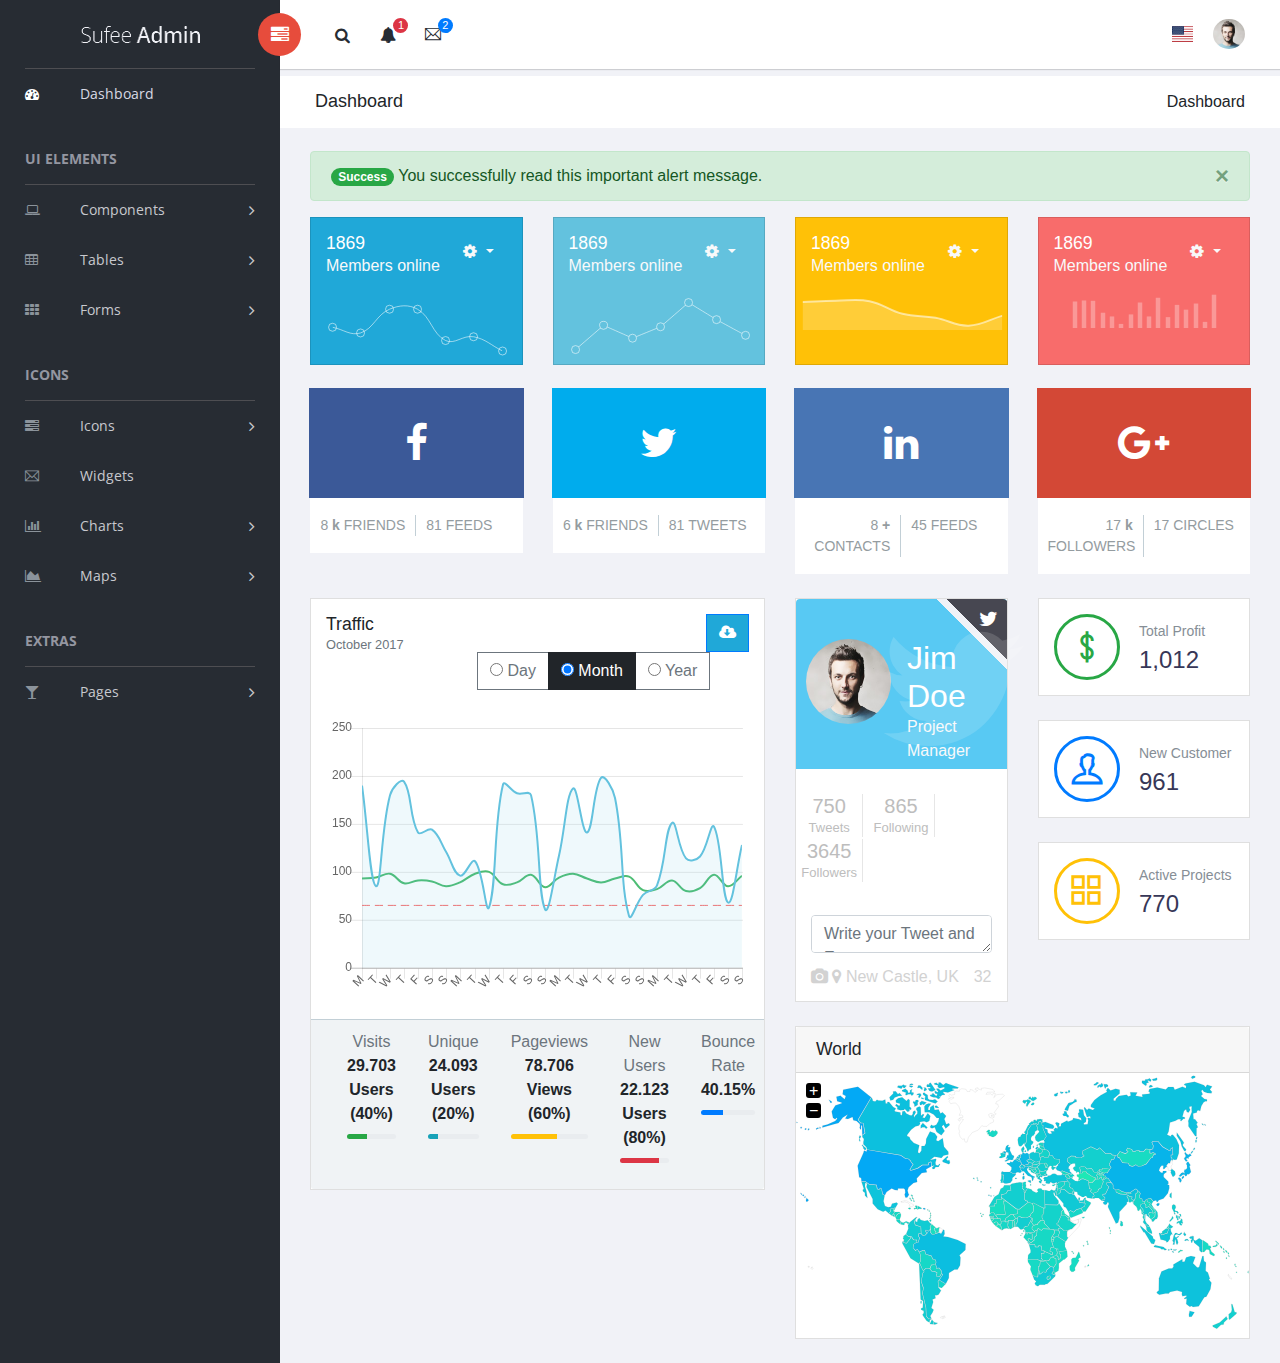
<file: back/views/index.html>
<!doctype html>
<!--[if lt IE 7]>      <html class="no-js lt-ie9 lt-ie8 lt-ie7" lang=""> <![endif]-->
<!--[if IE 7]>         <html class="no-js lt-ie9 lt-ie8" lang=""> <![endif]-->
<!--[if IE 8]>         <html class="no-js lt-ie9" lang=""> <![endif]-->
<!--[if gt IE 8]><!-->
<html class="no-js" lang="en">
<!--<![endif]-->

<head>
    <meta charset="utf-8">
    <meta http-equiv="X-UA-Compatible" content="IE=edge">
    <title>Sufee Admin - HTML5 Admin Template</title>
    <meta name="description" content="Sufee Admin - HTML5 Admin Template">
    <meta name="viewport" content="width=device-width, initial-scale=1">

    <link rel="apple-touch-icon" href="apple-icon.png">
    <link rel="shortcut icon" href="favicon.ico">

    <link rel="stylesheet" href="vendors/bootstrap/dist/css/bootstrap.min.css">
    <link rel="stylesheet" href="vendors/font-awesome/css/font-awesome.min.css">
    <link rel="stylesheet" href="vendors/themify-icons/css/themify-icons.css">
    <link rel="stylesheet" href="vendors/flag-icon-css/css/flag-icon.min.css">
    <link rel="stylesheet" href="vendors/selectFX/css/cs-skin-elastic.css">
    <link rel="stylesheet" href="vendors/jqvmap/dist/jqvmap.min.css">


    <link rel="stylesheet" href="assets/css/style.css">

    <link href='https://fonts.googleapis.com/css?family=Open+Sans:400,600,700,800' rel='stylesheet' type='text/css'>

</head>

<body>


    <!-- Left Panel -->

    <aside id="left-panel" class="left-panel">
        <nav class="navbar navbar-expand-sm navbar-default">

            <div class="navbar-header">
                <button class="navbar-toggler" type="button" data-toggle="collapse" data-target="#main-menu" aria-controls="main-menu" aria-expanded="false" aria-label="Toggle navigation">
                    <i class="fa fa-bars"></i>
                </button>
                <a class="navbar-brand" href="./"><img src="images/logo.png" alt="Logo"></a>
                <a class="navbar-brand hidden" href="./"><img src="images/logo2.png" alt="Logo"></a>
            </div>

            <div id="main-menu" class="main-menu collapse navbar-collapse">
                <ul class="nav navbar-nav">
                    <li class="active">
                        <a href="index.html"> <i class="menu-icon fa fa-dashboard"></i>Dashboard </a>
                    </li>
                    <h3 class="menu-title">UI elements</h3><!-- /.menu-title -->
                    <li class="menu-item-has-children dropdown">
                        <a href="#" class="dropdown-toggle" data-toggle="dropdown" aria-haspopup="true" aria-expanded="false"> <i class="menu-icon fa fa-laptop"></i>Components</a>
                        <ul class="sub-menu children dropdown-menu">
                            <li><i class="fa fa-puzzle-piece"></i><a href="ui-buttons.html">Buttons</a></li>
                            <li><i class="fa fa-id-badge"></i><a href="ui-badges.html">Badges</a></li>
                            <li><i class="fa fa-bars"></i><a href="ui-tabs.html">Tabs</a></li>
                            <li><i class="fa fa-share-square-o"></i><a href="ui-social-buttons.html">Social Buttons</a></li>
                            <li><i class="fa fa-id-card-o"></i><a href="ui-cards.html">Cards</a></li>
                            <li><i class="fa fa-exclamation-triangle"></i><a href="ui-alerts.html">Alerts</a></li>
                            <li><i class="fa fa-spinner"></i><a href="ui-progressbar.html">Progress Bars</a></li>
                            <li><i class="fa fa-fire"></i><a href="ui-modals.html">Modals</a></li>
                            <li><i class="fa fa-book"></i><a href="ui-switches.html">Switches</a></li>
                            <li><i class="fa fa-th"></i><a href="ui-grids.html">Grids</a></li>
                            <li><i class="fa fa-file-word-o"></i><a href="ui-typgraphy.html">Typography</a></li>
                        </ul>
                    </li>
                    <li class="menu-item-has-children dropdown">
                        <a href="#" class="dropdown-toggle" data-toggle="dropdown" aria-haspopup="true" aria-expanded="false"> <i class="menu-icon fa fa-table"></i>Tables</a>
                        <ul class="sub-menu children dropdown-menu">
                            <li><i class="fa fa-table"></i><a href="tables-basic.html">Basic Table</a></li>
                            <li><i class="fa fa-table"></i><a href="tables-data.html">Data Table</a></li>
                        </ul>
                    </li>
                    <li class="menu-item-has-children dropdown">
                        <a href="#" class="dropdown-toggle" data-toggle="dropdown" aria-haspopup="true" aria-expanded="false"> <i class="menu-icon fa fa-th"></i>Forms</a>
                        <ul class="sub-menu children dropdown-menu">
                            <li><i class="menu-icon fa fa-th"></i><a href="forms-basic.html">Basic Form</a></li>
                            <li><i class="menu-icon fa fa-th"></i><a href="forms-advanced.html">Advanced Form</a></li>
                        </ul>
                    </li>

                    <h3 class="menu-title">Icons</h3><!-- /.menu-title -->

                    <li class="menu-item-has-children dropdown">
                        <a href="#" class="dropdown-toggle" data-toggle="dropdown" aria-haspopup="true" aria-expanded="false"> <i class="menu-icon fa fa-tasks"></i>Icons</a>
                        <ul class="sub-menu children dropdown-menu">
                            <li><i class="menu-icon fa fa-fort-awesome"></i><a href="font-fontawesome.html">Font Awesome</a></li>
                            <li><i class="menu-icon ti-themify-logo"></i><a href="font-themify.html">Themefy Icons</a></li>
                        </ul>
                    </li>
                    <li>
                        <a href="widgets.html"> <i class="menu-icon ti-email"></i>Widgets </a>
                    </li>
                    <li class="menu-item-has-children dropdown">
                        <a href="#" class="dropdown-toggle" data-toggle="dropdown" aria-haspopup="true" aria-expanded="false"> <i class="menu-icon fa fa-bar-chart"></i>Charts</a>
                        <ul class="sub-menu children dropdown-menu">
                            <li><i class="menu-icon fa fa-line-chart"></i><a href="charts-chartjs.html">Chart JS</a></li>
                            <li><i class="menu-icon fa fa-area-chart"></i><a href="charts-flot.html">Flot Chart</a></li>
                            <li><i class="menu-icon fa fa-pie-chart"></i><a href="charts-peity.html">Peity Chart</a></li>
                        </ul>
                    </li>

                    <li class="menu-item-has-children dropdown">
                        <a href="#" class="dropdown-toggle" data-toggle="dropdown" aria-haspopup="true" aria-expanded="false"> <i class="menu-icon fa fa-area-chart"></i>Maps</a>
                        <ul class="sub-menu children dropdown-menu">
                            <li><i class="menu-icon fa fa-map-o"></i><a href="maps-gmap.html">Google Maps</a></li>
                            <li><i class="menu-icon fa fa-street-view"></i><a href="maps-vector.html">Vector Maps</a></li>
                        </ul>
                    </li>
                    <h3 class="menu-title">Extras</h3><!-- /.menu-title -->
                    <li class="menu-item-has-children dropdown">
                        <a href="#" class="dropdown-toggle" data-toggle="dropdown" aria-haspopup="true" aria-expanded="false"> <i class="menu-icon fa fa-glass"></i>Pages</a>
                        <ul class="sub-menu children dropdown-menu">
                            <li><i class="menu-icon fa fa-sign-in"></i><a href="page-login.html">Login</a></li>
                            <li><i class="menu-icon fa fa-sign-in"></i><a href="page-register.html">Register</a></li>
                            <li><i class="menu-icon fa fa-paper-plane"></i><a href="pages-forget.html">Forget Pass</a></li>
                        </ul>
                    </li>
                </ul>
            </div><!-- /.navbar-collapse -->
        </nav>
    </aside><!-- /#left-panel -->

    <!-- Left Panel -->

    <!-- Right Panel -->

    <div id="right-panel" class="right-panel">

        <!-- Header-->
        <header id="header" class="header">

            <div class="header-menu">

                <div class="col-sm-7">
                    <a id="menuToggle" class="menutoggle pull-left"><i class="fa fa fa-tasks"></i></a>
                    <div class="header-left">
                        <button class="search-trigger"><i class="fa fa-search"></i></button>
                        <div class="form-inline">
                            <form class="search-form">
                                <input class="form-control mr-sm-2" type="text" placeholder="Search ..." aria-label="Search">
                                <button class="search-close" type="submit"><i class="fa fa-close"></i></button>
                            </form>
                        </div>

                        <div class="dropdown for-notification">
                            <button class="btn btn-secondary dropdown-toggle" type="button" id="notification" data-toggle="dropdown" aria-haspopup="true" aria-expanded="false">
                                <i class="fa fa-bell"></i>
                                <span class="count bg-danger">5</span>
                            </button>
                            <div class="dropdown-menu" aria-labelledby="notification">
                                <p class="red">You have 3 Notification</p>
                                <a class="dropdown-item media bg-flat-color-1" href="#">
                                <i class="fa fa-check"></i>
                                <p>Server #1 overloaded.</p>
                            </a>
                                <a class="dropdown-item media bg-flat-color-4" href="#">
                                <i class="fa fa-info"></i>
                                <p>Server #2 overloaded.</p>
                            </a>
                                <a class="dropdown-item media bg-flat-color-5" href="#">
                                <i class="fa fa-warning"></i>
                                <p>Server #3 overloaded.</p>
                            </a>
                            </div>
                        </div>

                        <div class="dropdown for-message">
                            <button class="btn btn-secondary dropdown-toggle" type="button"
                                id="message"
                                data-toggle="dropdown" aria-haspopup="true" aria-expanded="false">
                                <i class="ti-email"></i>
                                <span class="count bg-primary">9</span>
                            </button>
                            <div class="dropdown-menu" aria-labelledby="message">
                                <p class="red">You have 4 Mails</p>
                                <a class="dropdown-item media bg-flat-color-1" href="#">
                                <span class="photo media-left"><img alt="avatar" src="images/avatar/1.jpg"></span>
                                <span class="message media-body">
                                    <span class="name float-left">Jonathan Smith</span>
                                    <span class="time float-right">Just now</span>
                                        <p>Hello, this is an example msg</p>
                                </span>
                            </a>
                                <a class="dropdown-item media bg-flat-color-4" href="#">
                                <span class="photo media-left"><img alt="avatar" src="images/avatar/2.jpg"></span>
                                <span class="message media-body">
                                    <span class="name float-left">Jack Sanders</span>
                                    <span class="time float-right">5 minutes ago</span>
                                        <p>Lorem ipsum dolor sit amet, consectetur</p>
                                </span>
                            </a>
                                <a class="dropdown-item media bg-flat-color-5" href="#">
                                <span class="photo media-left"><img alt="avatar" src="images/avatar/3.jpg"></span>
                                <span class="message media-body">
                                    <span class="name float-left">Cheryl Wheeler</span>
                                    <span class="time float-right">10 minutes ago</span>
                                        <p>Hello, this is an example msg</p>
                                </span>
                            </a>
                                <a class="dropdown-item media bg-flat-color-3" href="#">
                                <span class="photo media-left"><img alt="avatar" src="images/avatar/4.jpg"></span>
                                <span class="message media-body">
                                    <span class="name float-left">Rachel Santos</span>
                                    <span class="time float-right">15 minutes ago</span>
                                        <p>Lorem ipsum dolor sit amet, consectetur</p>
                                </span>
                            </a>
                            </div>
                        </div>
                    </div>
                </div>

                <div class="col-sm-5">
                    <div class="user-area dropdown float-right">
                        <a href="#" class="dropdown-toggle" data-toggle="dropdown" aria-haspopup="true" aria-expanded="false">
                            <img class="user-avatar rounded-circle" src="images/admin.jpg" alt="User Avatar">
                        </a>

                        <div class="user-menu dropdown-menu">
                            <a class="nav-link" href="#"><i class="fa fa-user"></i> My Profile</a>

                            <a class="nav-link" href="#"><i class="fa fa-user"></i> Notifications <span class="count">13</span></a>

                            <a class="nav-link" href="#"><i class="fa fa-cog"></i> Settings</a>

                            <a class="nav-link" href="#"><i class="fa fa-power-off"></i> Logout</a>
                        </div>
                    </div>

                    <div class="language-select dropdown" id="language-select">
                        <a class="dropdown-toggle" href="#" data-toggle="dropdown"  id="language" aria-haspopup="true" aria-expanded="true">
                            <i class="flag-icon flag-icon-us"></i>
                        </a>
                        <div class="dropdown-menu" aria-labelledby="language">
                            <div class="dropdown-item">
                                <span class="flag-icon flag-icon-fr"></span>
                            </div>
                            <div class="dropdown-item">
                                <i class="flag-icon flag-icon-es"></i>
                            </div>
                            <div class="dropdown-item">
                                <i class="flag-icon flag-icon-us"></i>
                            </div>
                            <div class="dropdown-item">
                                <i class="flag-icon flag-icon-it"></i>
                            </div>
                        </div>
                    </div>

                </div>
            </div>

        </header><!-- /header -->
        <!-- Header-->

        <div class="breadcrumbs">
            <div class="col-sm-4">
                <div class="page-header float-left">
                    <div class="page-title">
                        <h1>Dashboard</h1>
                    </div>
                </div>
            </div>
            <div class="col-sm-8">
                <div class="page-header float-right">
                    <div class="page-title">
                        <ol class="breadcrumb text-right">
                            <li class="active">Dashboard</li>
                        </ol>
                    </div>
                </div>
            </div>
        </div>

        <div class="content mt-3">

            <div class="col-sm-12">
                <div class="alert  alert-success alert-dismissible fade show" role="alert">
                    <span class="badge badge-pill badge-success">Success</span> You successfully read this important alert message.
                    <button type="button" class="close" data-dismiss="alert" aria-label="Close">
                        <span aria-hidden="true">&times;</span>
                    </button>
                </div>
            </div>


            <div class="col-sm-6 col-lg-3">
                <div class="card text-white bg-flat-color-1">
                    <div class="card-body pb-0">
                        <div class="dropdown float-right">
                            <button class="btn bg-transparent dropdown-toggle theme-toggle text-light" type="button" id="dropdownMenuButton1" data-toggle="dropdown">
                                <i class="fa fa-cog"></i>
                            </button>
                            <div class="dropdown-menu" aria-labelledby="dropdownMenuButton1">
                                <div class="dropdown-menu-content">
                                    <a class="dropdown-item" href="#">Action</a>
                                    <a class="dropdown-item" href="#">Another action</a>
                                    <a class="dropdown-item" href="#">Something else here</a>
                                </div>
                            </div>
                        </div>
                        <h4 class="mb-0">
                            <span class="count">10468</span>
                        </h4>
                        <p class="text-light">Members online</p>

                        <div class="chart-wrapper px-0" style="height:70px;" height="70">
                            <canvas id="widgetChart1"></canvas>
                        </div>

                    </div>

                </div>
            </div>
            <!--/.col-->

            <div class="col-sm-6 col-lg-3">
                <div class="card text-white bg-flat-color-2">
                    <div class="card-body pb-0">
                        <div class="dropdown float-right">
                            <button class="btn bg-transparent dropdown-toggle theme-toggle text-light" type="button" id="dropdownMenuButton2" data-toggle="dropdown">
                                <i class="fa fa-cog"></i>
                            </button>
                            <div class="dropdown-menu" aria-labelledby="dropdownMenuButton2">
                                <div class="dropdown-menu-content">
                                    <a class="dropdown-item" href="#">Action</a>
                                    <a class="dropdown-item" href="#">Another action</a>
                                    <a class="dropdown-item" href="#">Something else here</a>
                                </div>
                            </div>
                        </div>
                        <h4 class="mb-0">
                            <span class="count">10468</span>
                        </h4>
                        <p class="text-light">Members online</p>

                        <div class="chart-wrapper px-0" style="height:70px;" height="70">
                            <canvas id="widgetChart2"></canvas>
                        </div>

                    </div>
                </div>
            </div>
            <!--/.col-->

            <div class="col-sm-6 col-lg-3">
                <div class="card text-white bg-flat-color-3">
                    <div class="card-body pb-0">
                        <div class="dropdown float-right">
                            <button class="btn bg-transparent dropdown-toggle theme-toggle text-light" type="button" id="dropdownMenuButton3" data-toggle="dropdown">
                                <i class="fa fa-cog"></i>
                            </button>
                            <div class="dropdown-menu" aria-labelledby="dropdownMenuButton3">
                                <div class="dropdown-menu-content">
                                    <a class="dropdown-item" href="#">Action</a>
                                    <a class="dropdown-item" href="#">Another action</a>
                                    <a class="dropdown-item" href="#">Something else here</a>
                                </div>
                            </div>
                        </div>
                        <h4 class="mb-0">
                            <span class="count">10468</span>
                        </h4>
                        <p class="text-light">Members online</p>

                    </div>

                    <div class="chart-wrapper px-0" style="height:70px;" height="70">
                        <canvas id="widgetChart3"></canvas>
                    </div>
                </div>
            </div>
            <!--/.col-->

            <div class="col-sm-6 col-lg-3">
                <div class="card text-white bg-flat-color-4">
                    <div class="card-body pb-0">
                        <div class="dropdown float-right">
                            <button class="btn bg-transparent dropdown-toggle theme-toggle text-light" type="button" id="dropdownMenuButton4" data-toggle="dropdown">
                                <i class="fa fa-cog"></i>
                            </button>
                            <div class="dropdown-menu" aria-labelledby="dropdownMenuButton4">
                                <div class="dropdown-menu-content">
                                    <a class="dropdown-item" href="#">Action</a>
                                    <a class="dropdown-item" href="#">Another action</a>
                                    <a class="dropdown-item" href="#">Something else here</a>
                                </div>
                            </div>
                        </div>
                        <h4 class="mb-0">
                            <span class="count">10468</span>
                        </h4>
                        <p class="text-light">Members online</p>

                        <div class="chart-wrapper px-3" style="height:70px;" height="70">
                            <canvas id="widgetChart4"></canvas>
                        </div>

                    </div>
                </div>
            </div>
            <!--/.col-->

            <div class="col-lg-3 col-md-6">
                <div class="social-box facebook">
                    <i class="fa fa-facebook"></i>
                    <ul>
                        <li>
                            <span class="count">40</span> k
                            <span>friends</span>
                        </li>
                        <li>
                            <span class="count">450</span>
                            <span>feeds</span>
                        </li>
                    </ul>
                </div>
                <!--/social-box-->
            </div>
            <!--/.col-->


            <div class="col-lg-3 col-md-6">
                <div class="social-box twitter">
                    <i class="fa fa-twitter"></i>
                    <ul>
                        <li>
                            <span class="count">30</span> k
                            <span>friends</span>
                        </li>
                        <li>
                            <span class="count">450</span>
                            <span>tweets</span>
                        </li>
                    </ul>
                </div>
                <!--/social-box-->
            </div>
            <!--/.col-->


            <div class="col-lg-3 col-md-6">
                <div class="social-box linkedin">
                    <i class="fa fa-linkedin"></i>
                    <ul>
                        <li>
                            <span class="count">40</span> +
                            <span>contacts</span>
                        </li>
                        <li>
                            <span class="count">250</span>
                            <span>feeds</span>
                        </li>
                    </ul>
                </div>
                <!--/social-box-->
            </div>
            <!--/.col-->


            <div class="col-lg-3 col-md-6">
                <div class="social-box google-plus">
                    <i class="fa fa-google-plus"></i>
                    <ul>
                        <li>
                            <span class="count">94</span> k
                            <span>followers</span>
                        </li>
                        <li>
                            <span class="count">92</span>
                            <span>circles</span>
                        </li>
                    </ul>
                </div>
                <!--/social-box-->
            </div>
            <!--/.col-->

            <div class="col-xl-6">
                <div class="card">
                    <div class="card-body">
                        <div class="row">
                            <div class="col-sm-4">
                                <h4 class="card-title mb-0">Traffic</h4>
                                <div class="small text-muted">October 2017</div>
                            </div>
                            <!--/.col-->
                            <div class="col-sm-8 hidden-sm-down">
                                <button type="button" class="btn btn-primary float-right bg-flat-color-1"><i class="fa fa-cloud-download"></i></button>
                                <div class="btn-toolbar float-right" role="toolbar" aria-label="Toolbar with button groups">
                                    <div class="btn-group mr-3" data-toggle="buttons" aria-label="First group">
                                        <label class="btn btn-outline-secondary">
                                            <input type="radio" name="options" id="option1"> Day
                                        </label>
                                        <label class="btn btn-outline-secondary active">
                                            <input type="radio" name="options" id="option2" checked=""> Month
                                        </label>
                                        <label class="btn btn-outline-secondary">
                                            <input type="radio" name="options" id="option3"> Year
                                        </label>
                                    </div>
                                </div>
                            </div>
                            <!--/.col-->


                        </div>
                        <!--/.row-->
                        <div class="chart-wrapper mt-4">
                            <canvas id="trafficChart" style="height:200px;" height="200"></canvas>
                        </div>

                    </div>
                    <div class="card-footer">
                        <ul>
                            <li>
                                <div class="text-muted">Visits</div>
                                <strong>29.703 Users (40%)</strong>
                                <div class="progress progress-xs mt-2" style="height: 5px;">
                                    <div class="progress-bar bg-success" role="progressbar" style="width: 40%;" aria-valuenow="40" aria-valuemin="0" aria-valuemax="100"></div>
                                </div>
                            </li>
                            <li class="hidden-sm-down">
                                <div class="text-muted">Unique</div>
                                <strong>24.093 Users (20%)</strong>
                                <div class="progress progress-xs mt-2" style="height: 5px;">
                                    <div class="progress-bar bg-info" role="progressbar" style="width: 20%;" aria-valuenow="20" aria-valuemin="0" aria-valuemax="100"></div>
                                </div>
                            </li>
                            <li>
                                <div class="text-muted">Pageviews</div>
                                <strong>78.706 Views (60%)</strong>
                                <div class="progress progress-xs mt-2" style="height: 5px;">
                                    <div class="progress-bar bg-warning" role="progressbar" style="width: 60%;" aria-valuenow="60" aria-valuemin="0" aria-valuemax="100"></div>
                                </div>
                            </li>
                            <li class="hidden-sm-down">
                                <div class="text-muted">New Users</div>
                                <strong>22.123 Users (80%)</strong>
                                <div class="progress progress-xs mt-2" style="height: 5px;">
                                    <div class="progress-bar bg-danger" role="progressbar" style="width: 80%;" aria-valuenow="80" aria-valuemin="0" aria-valuemax="100"></div>
                                </div>
                            </li>
                            <li class="hidden-sm-down">
                                <div class="text-muted">Bounce Rate</div>
                                <strong>40.15%</strong>
                                <div class="progress progress-xs mt-2" style="height: 5px;">
                                    <div class="progress-bar" role="progressbar" style="width: 40%;" aria-valuenow="40" aria-valuemin="0" aria-valuemax="100"></div>
                                </div>
                            </li>
                        </ul>
                    </div>
                </div>
            </div>

            <div class="col-xl-3 col-lg-6">
                <section class="card">
                    <div class="twt-feed blue-bg">
                        <div class="corner-ribon black-ribon">
                            <i class="fa fa-twitter"></i>
                        </div>
                        <div class="fa fa-twitter wtt-mark"></div>

                        <div class="media">
                            <a href="#">
                                <img class="align-self-center rounded-circle mr-3" style="width:85px; height:85px;" alt="" src="images/admin.jpg">
                            </a>
                            <div class="media-body">
                                <h2 class="text-white display-6">Jim Doe</h2>
                                <p class="text-light">Project Manager</p>
                            </div>
                        </div>
                    </div>
                    <div class="weather-category twt-category">
                        <ul>
                            <li class="active">
                                <h5>750</h5>
                                Tweets
                            </li>
                            <li>
                                <h5>865</h5>
                                Following
                            </li>
                            <li>
                                <h5>3645</h5>
                                Followers
                            </li>
                        </ul>
                    </div>
                    <div class="twt-write col-sm-12">
                        <textarea placeholder="Write your Tweet and Enter" rows="1" class="form-control t-text-area"></textarea>
                    </div>
                    <footer class="twt-footer">
                        <a href="#"><i class="fa fa-camera"></i></a>
                        <a href="#"><i class="fa fa-map-marker"></i></a>
                        New Castle, UK
                        <span class="pull-right">
                            32
                        </span>
                    </footer>
                </section>
            </div>


            <div class="col-xl-3 col-lg-6">
                <div class="card">
                    <div class="card-body">
                        <div class="stat-widget-one">
                            <div class="stat-icon dib"><i class="ti-money text-success border-success"></i></div>
                            <div class="stat-content dib">
                                <div class="stat-text">Total Profit</div>
                                <div class="stat-digit">1,012</div>
                            </div>
                        </div>
                    </div>
                </div>
            </div>


            <div class="col-xl-3 col-lg-6">
                <div class="card">
                    <div class="card-body">
                        <div class="stat-widget-one">
                            <div class="stat-icon dib"><i class="ti-user text-primary border-primary"></i></div>
                            <div class="stat-content dib">
                                <div class="stat-text">New Customer</div>
                                <div class="stat-digit">961</div>
                            </div>
                        </div>
                    </div>
                </div>
            </div>

            <div class="col-xl-3 col-lg-6">
                <div class="card">
                    <div class="card-body">
                        <div class="stat-widget-one">
                            <div class="stat-icon dib"><i class="ti-layout-grid2 text-warning border-warning"></i></div>
                            <div class="stat-content dib">
                                <div class="stat-text">Active Projects</div>
                                <div class="stat-digit">770</div>
                            </div>
                        </div>
                    </div>
                </div>
            </div>

            <div class="col-xl-6">
                <div class="card">
                    <div class="card-header">
                        <h4>World</h4>
                    </div>
                    <div class="Vector-map-js">
                        <div id="vmap" class="vmap" style="height: 265px;"></div>
                    </div>
                </div>
                <!-- /# card -->
            </div>


        </div> <!-- .content -->
    </div><!-- /#right-panel -->

    <!-- Right Panel -->

    <script src="vendors/jquery/dist/jquery.min.js"></script>
    <script src="vendors/popper.js/dist/umd/popper.min.js"></script>
    <script src="vendors/bootstrap/dist/js/bootstrap.min.js"></script>
    <script src="assets/js/main.js"></script>


    <script src="vendors/chart.js/dist/Chart.bundle.min.js"></script>
    <script src="assets/js/dashboard.js"></script>
    <script src="assets/js/widgets.js"></script>
    <script src="vendors/jqvmap/dist/jquery.vmap.min.js"></script>
    <script src="vendors/jqvmap/examples/js/jquery.vmap.sampledata.js"></script>
    <script src="vendors/jqvmap/dist/maps/jquery.vmap.world.js"></script>
    <script>
        (function($) {
            "use strict";

            jQuery('#vmap').vectorMap({
                map: 'world_en',
                backgroundColor: null,
                color: '#ffffff',
                hoverOpacity: 0.7,
                selectedColor: '#1de9b6',
                enableZoom: true,
                showTooltip: true,
                values: sample_data,
                scaleColors: ['#1de9b6', '#03a9f5'],
                normalizeFunction: 'polynomial'
            });
        })(jQuery);
    </script>

</body>

</html>
</file>
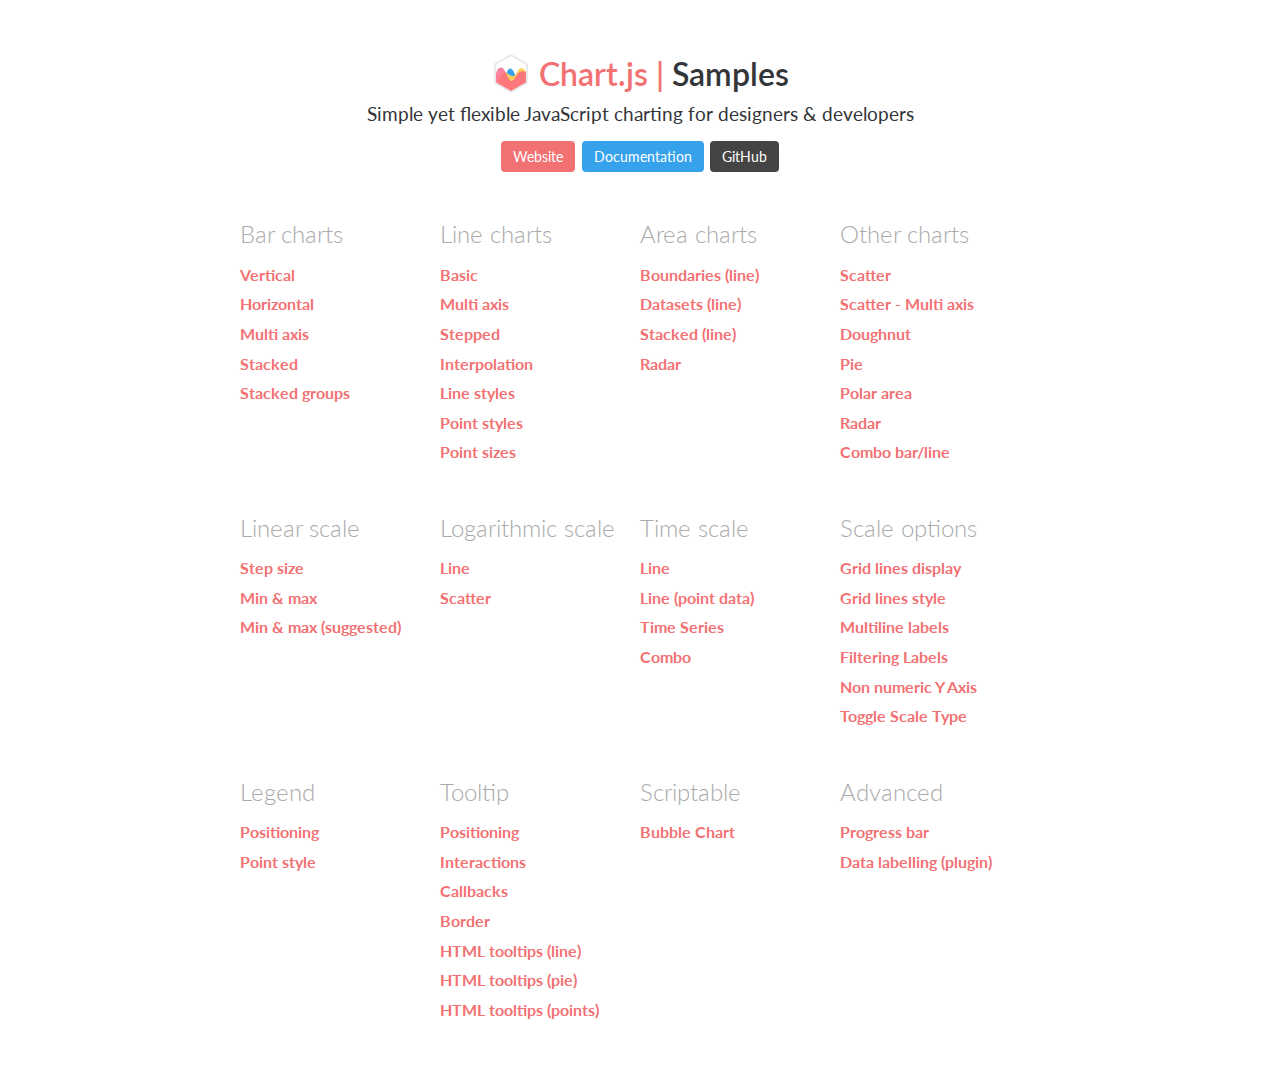
<file: back/views/vendors/chart.js/samples/index.html>
<!DOCTYPE html>
<html lang="en-US">
<head>
	<meta charset="utf-8">
	<meta http-equiv="X-UA-Compatible" content="IE=Edge">
	<meta name="viewport" content="width=device-width, initial-scale=1">
	<link rel="stylesheet" type="text/css" href="style.css">
	<link rel="icon" href="favicon.ico">
	<script src="samples.js"></script>
	<script src="utils.js"></script>
	<title>Chart.js samples</title>
</head>
<body>
	<div class="content">
		<div class="header">
			<div class="chartjs-title">Samples</div>
			<div class="chartjs-caption">Simple yet flexible JavaScript charting for designers &amp; developers</div>
			<div class="chartjs-links">
				<a class="btn btn-chartjs" href="http://www.chartjs.org">Website</a>
				<a class="btn btn-docs" href="http://www.chartjs.org/docs">Documentation</a>
				<a class="btn btn-gh" href="https://github.com/chartjs/Chart.js">GitHub</a>
			</div>
		</div>

		<div id="categories" class="samples-categories"></div>
	</div>

	<script>
		function createCategory(item) {
			var el = document.createElement('div');
			el.className = 'samples-category';
			el.innerHTML =
				'<div class="title">' + item.title + '</div>' +
				'<div class="items"></div>';
			return el;
		}

		function createEntry(item) {
			var el = document.createElement('div');
			el.className = 'samples-entry';
			el.innerHTML = '<a class="title" href="' + item.path + '">' + item.title + '</a>';
			return el;
		}

		var categories = document.getElementById('categories');
		Samples.items.forEach(function(item) {
			var category = createCategory(item);
			var children = category.getElementsByClassName('items')[0];

			(item.items || []).forEach(function(item2) {
				children.appendChild(createEntry(item2));
			});

			categories.appendChild(category);
		});
	</script>
</body>
</html>
</file>
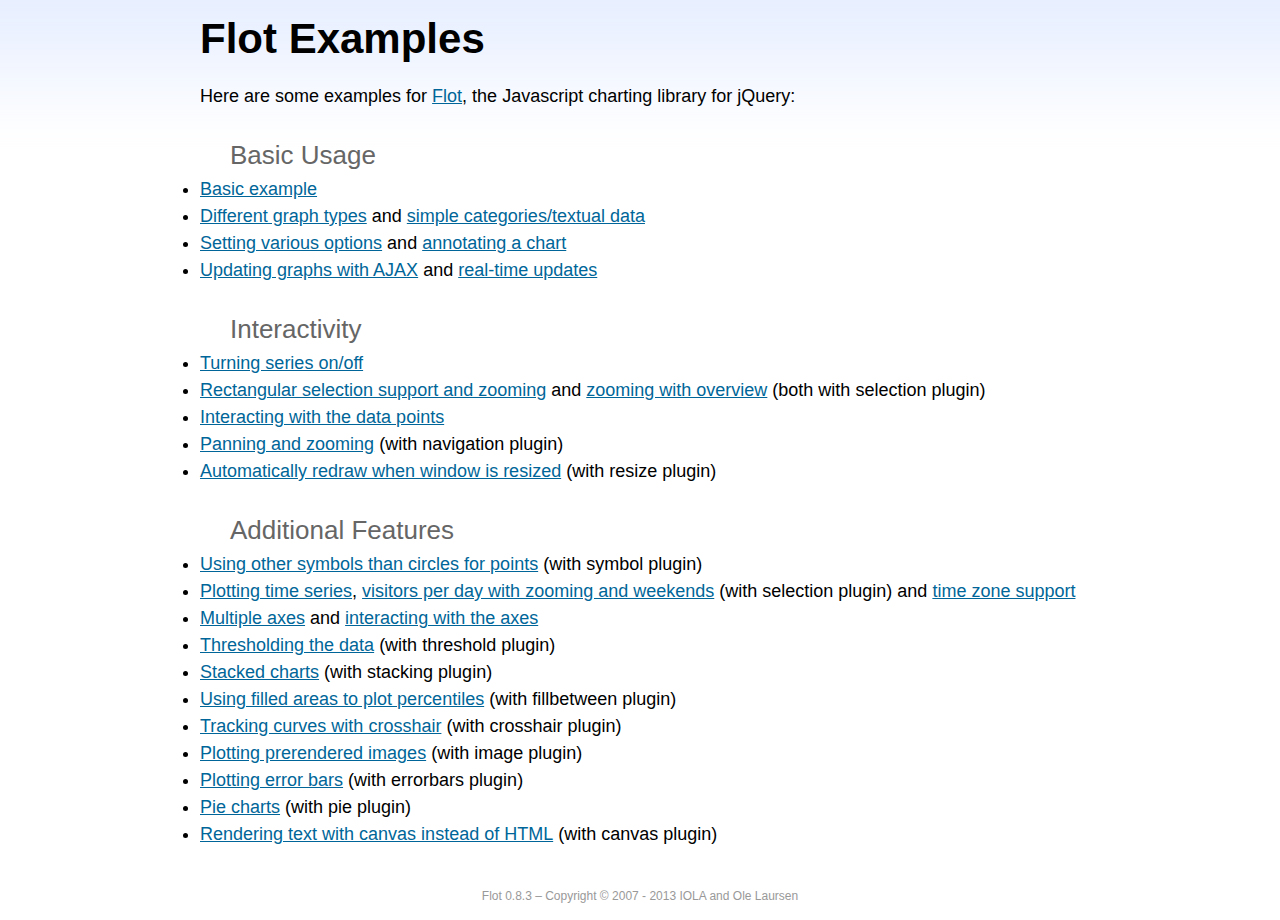
<file: back/views/vendors/flot/examples/index.html>
<!DOCTYPE html PUBLIC "-//W3C//DTD HTML 4.01//EN" "http://www.w3.org/TR/html4/strict.dtd">
<html>
<head>
	<meta http-equiv="Content-Type" content="text/html; charset=utf-8">
	<title>Flot Examples</title>
	<link href="examples.css" rel="stylesheet" type="text/css">
	<style>

	h3 {
		margin-top: 30px;
		margin-bottom: 5px;
	}

	</style>
	<script language="javascript" type="text/javascript" src="../jquery.js"></script>
	<script language="javascript" type="text/javascript" src="../jquery.flot.js"></script>
	<script type="text/javascript">

	$(function() {

		// Add the Flot version string to the footer

		$("#footer").prepend("Flot " + $.plot.version + " &ndash; ");
	});

	</script>
</head>
<body>

	<div id="header">
		<h2>Flot Examples</h2>
	</div>

	<div id="content">

		<p>Here are some examples for <a href="http://www.flotcharts.org">Flot</a>, the Javascript charting library for jQuery:</p>

		<h3>Basic Usage</h3>

		<ul>
			<li><a href="basic-usage/index.html">Basic example</a></li>
			<li><a href="series-types/index.html">Different graph types</a> and <a href="categories/index.html">simple categories/textual data</a></li>
			<li><a href="basic-options/index.html">Setting various options</a> and <a href="annotating/index.html">annotating a chart</a></li>
			<li><a href="ajax/index.html">Updating graphs with AJAX</a> and <a href="realtime/index.html">real-time updates</a></li>
		</ul>

		<h3>Interactivity</h3>

		<ul>
			<li><a href="series-toggle/index.html">Turning series on/off</a></li>
			<li><a href="selection/index.html">Rectangular selection support and zooming</a> and <a href="zooming/index.html">zooming with overview</a> (both with selection plugin)</li>
			<li><a href="interacting/index.html">Interacting with the data points</a></li>
			<li><a href="navigate/index.html">Panning and zooming</a> (with navigation plugin)</li>
			<li><a href="resize/index.html">Automatically redraw when window is resized</a> (with resize plugin)</li>
		</ul>

		<h3>Additional Features</h3>

		<ul>
			<li><a href="symbols/index.html">Using other symbols than circles for points</a> (with symbol plugin)</li>
			<li><a href="axes-time/index.html">Plotting time series</a>, <a href="visitors/index.html">visitors per day with zooming and weekends</a> (with selection plugin) and <a href="axes-time-zones/index.html">time zone support</a></li>
			<li><a href="axes-multiple/index.html">Multiple axes</a> and <a href="axes-interacting/index.html">interacting with the axes</a></li>
			<li><a href="threshold/index.html">Thresholding the data</a> (with threshold plugin)</li>
			<li><a href="stacking/index.html">Stacked charts</a> (with stacking plugin)</li>
			<li><a href="percentiles/index.html">Using filled areas to plot percentiles</a> (with fillbetween plugin)</li>
			<li><a href="tracking/index.html">Tracking curves with crosshair</a> (with crosshair plugin)</li>
			<li><a href="image/index.html">Plotting prerendered images</a> (with image plugin)</li>
			<li><a href="series-errorbars/index.html">Plotting error bars</a> (with errorbars plugin)</li>
			<li><a href="series-pie/index.html">Pie charts</a> (with pie plugin)</li>
			<li><a href="canvas/index.html">Rendering text with canvas instead of HTML</a> (with canvas plugin)</li>
		</ul>

	</div>

	<div id="footer">
		Copyright &copy; 2007 - 2013 IOLA and Ole Laursen
	</div>

</body>
</html>
</file>
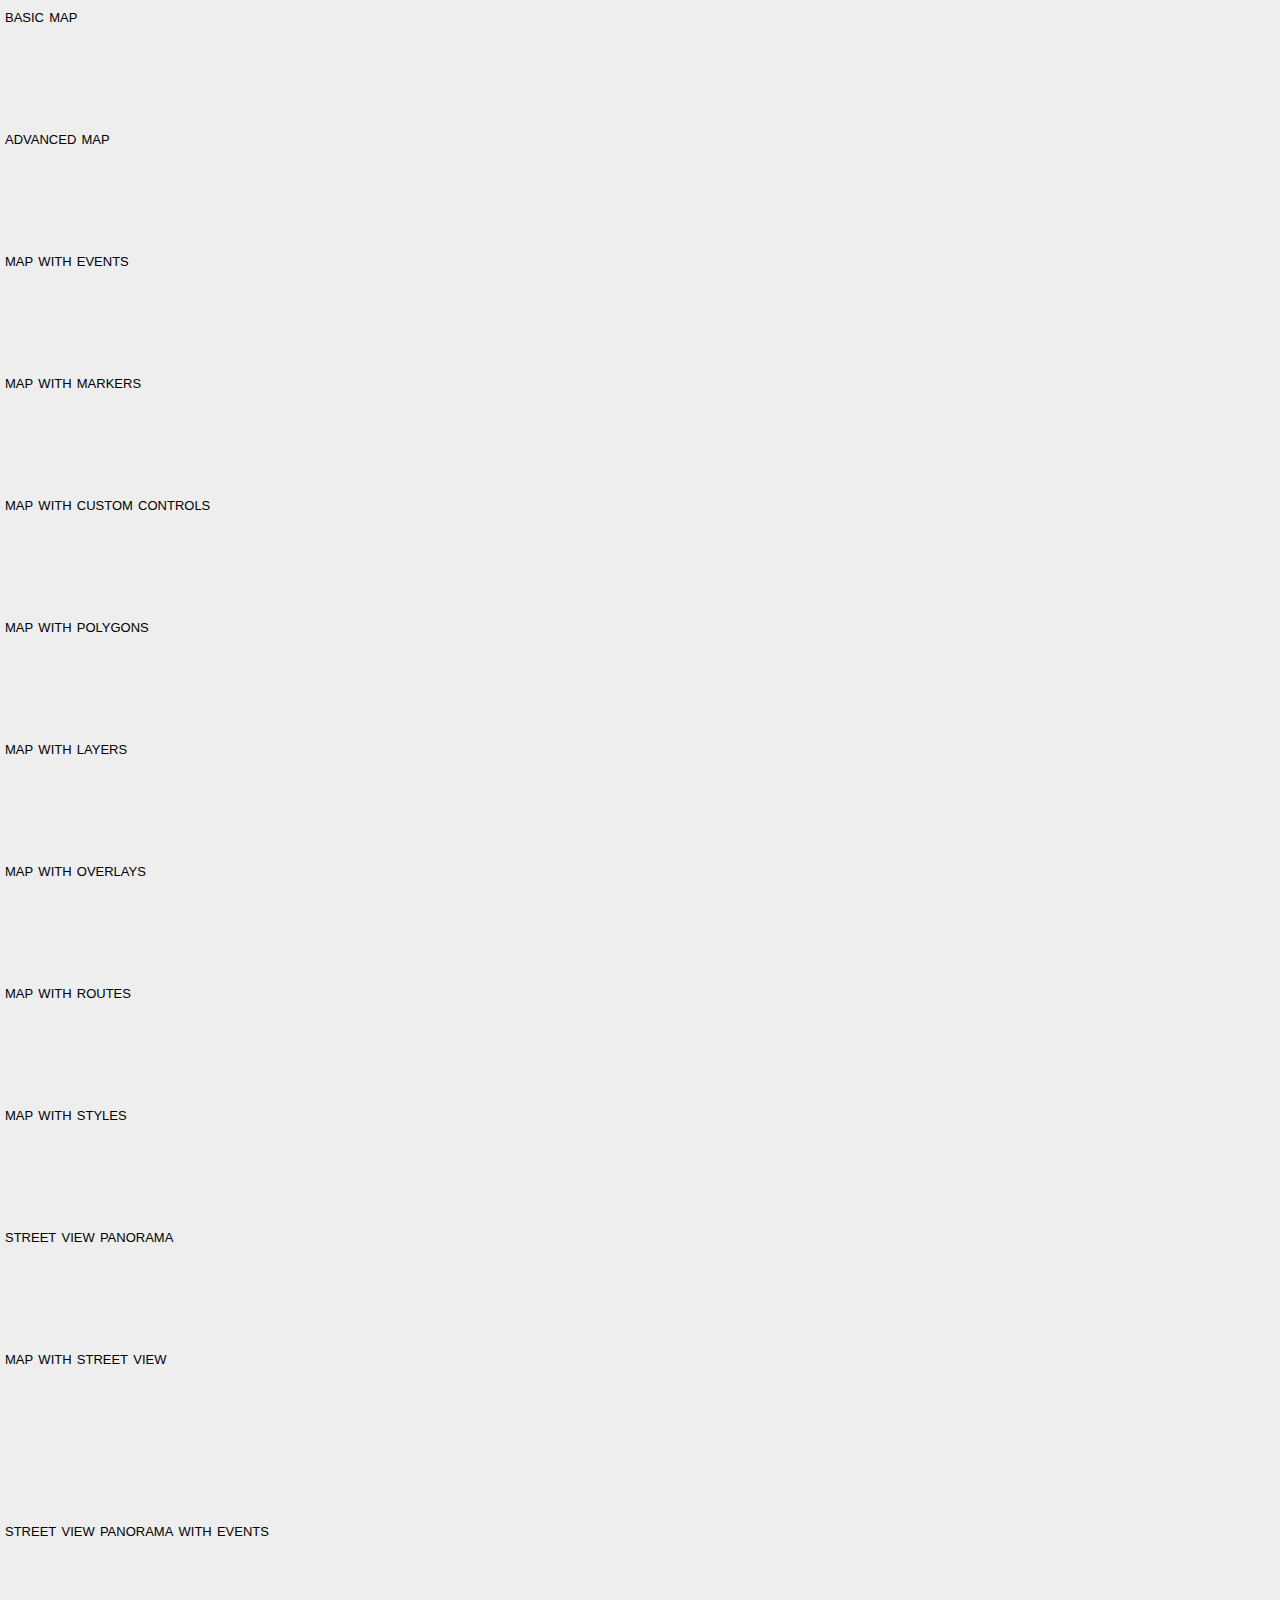
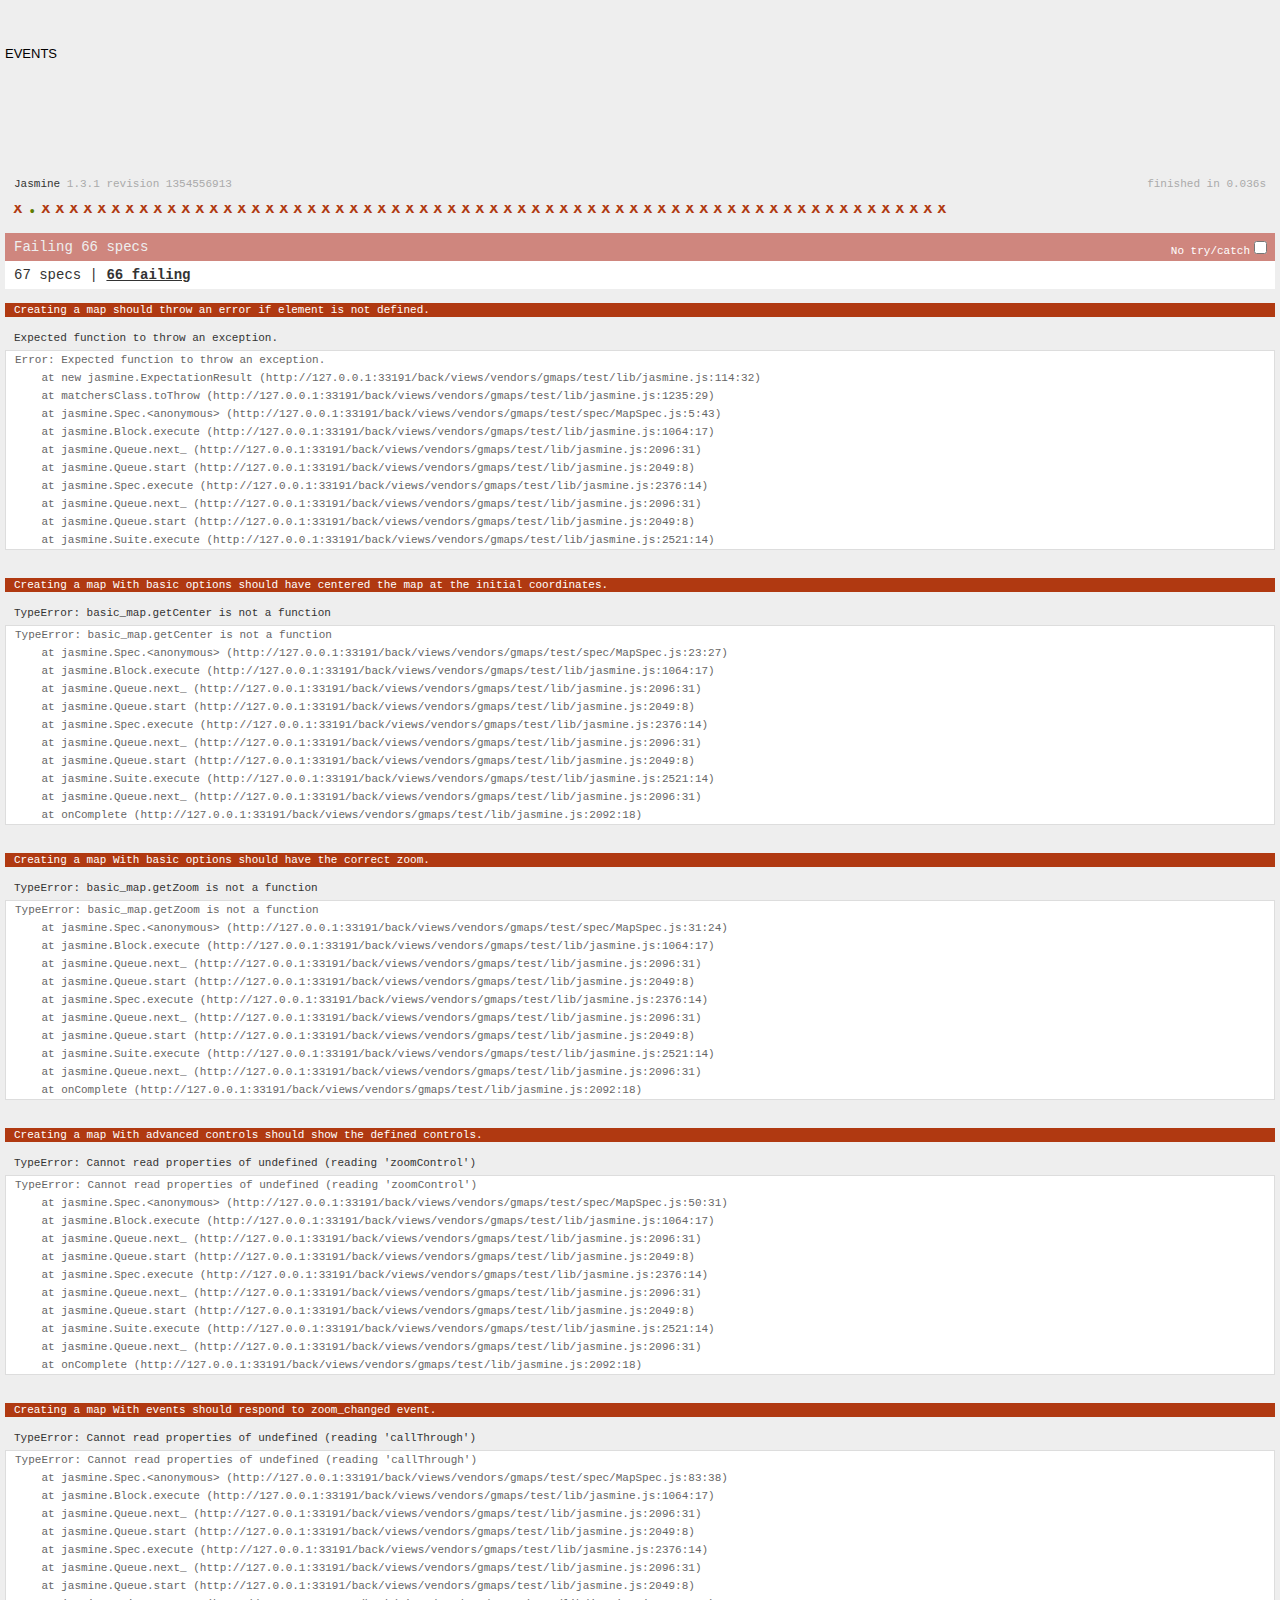
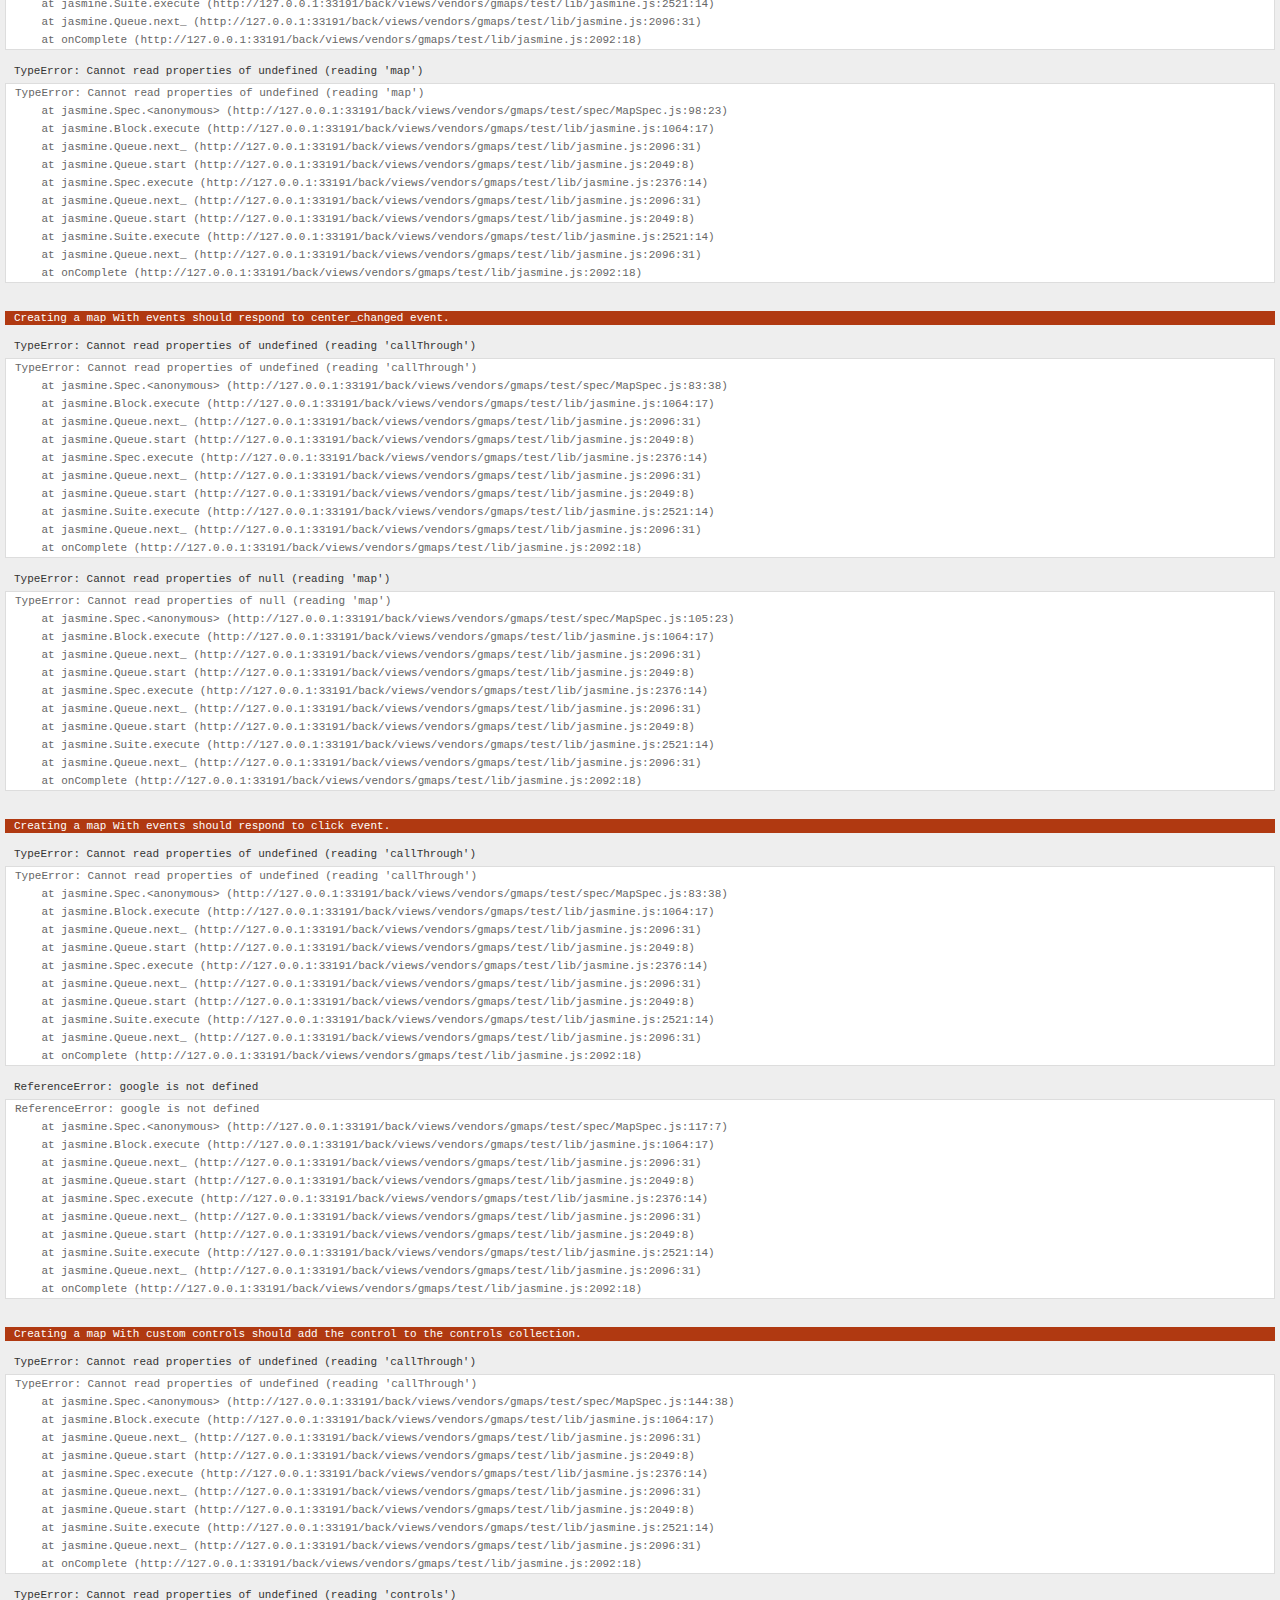
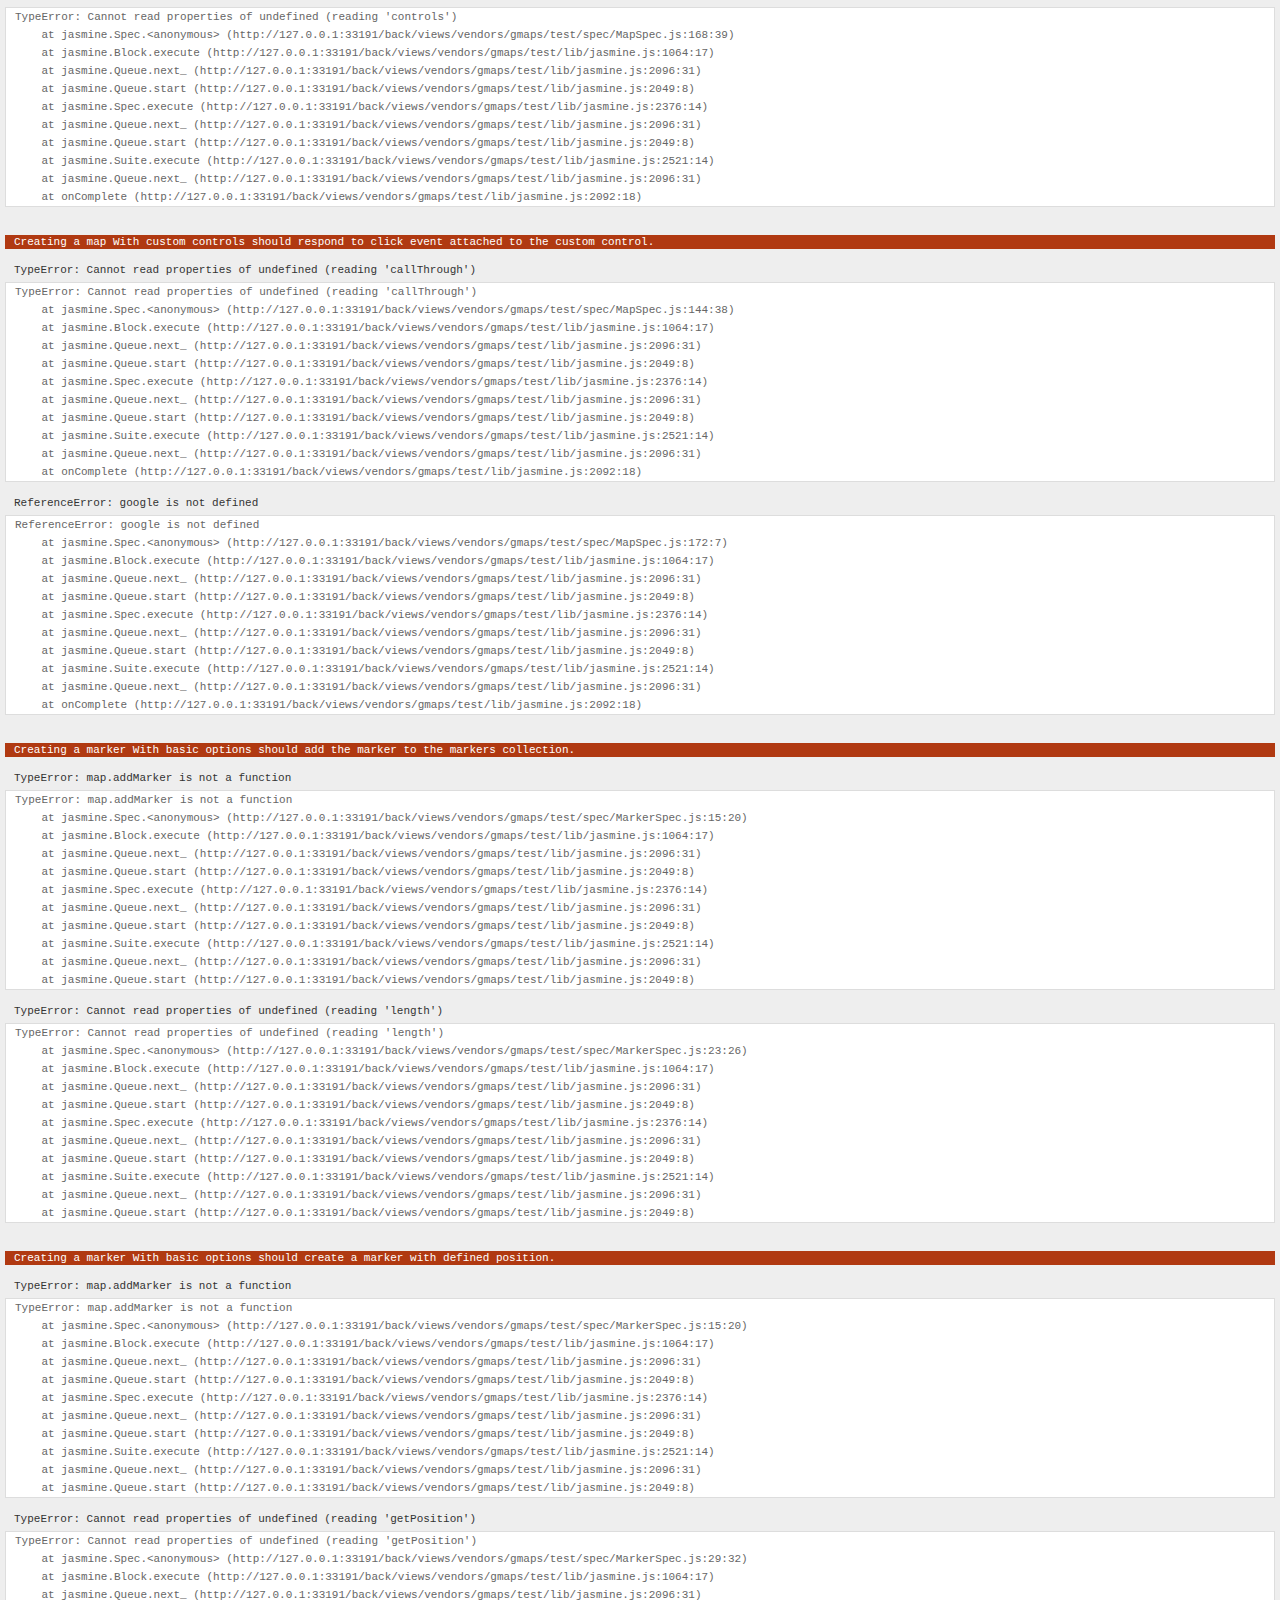
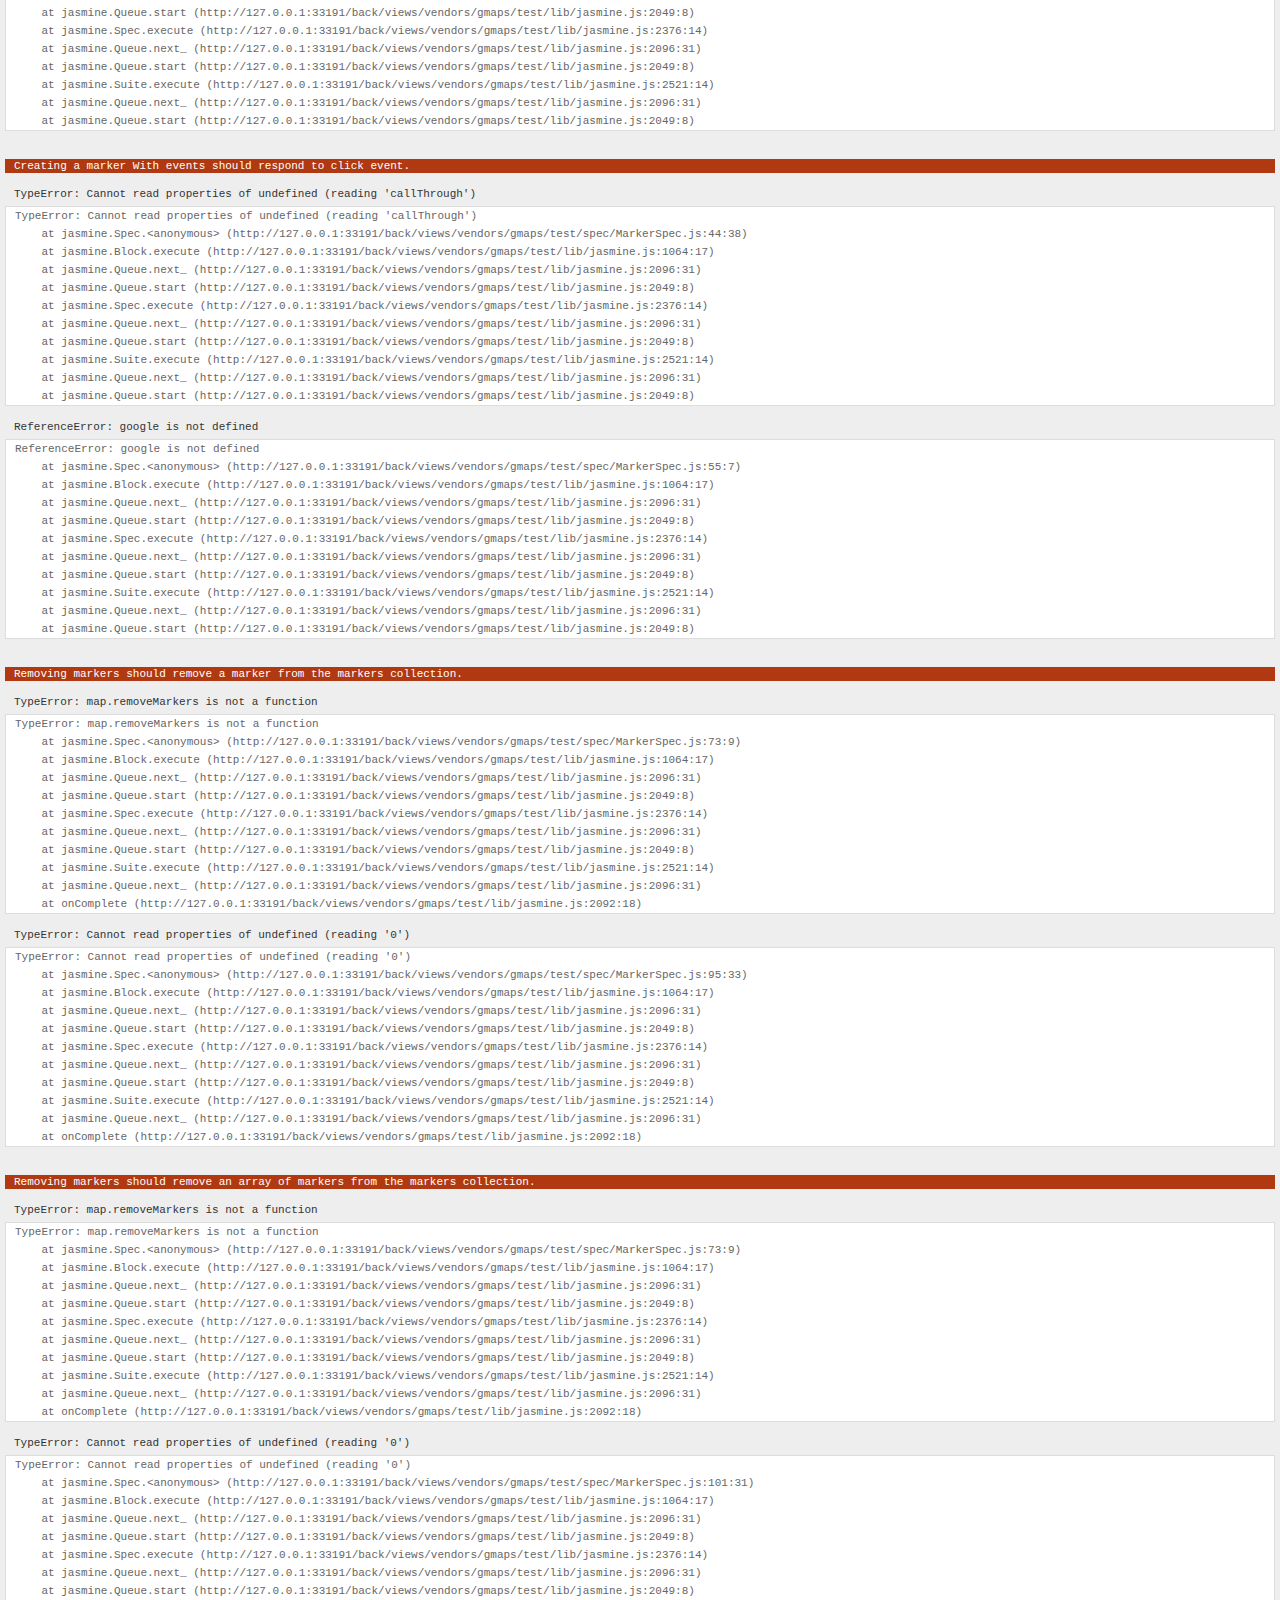
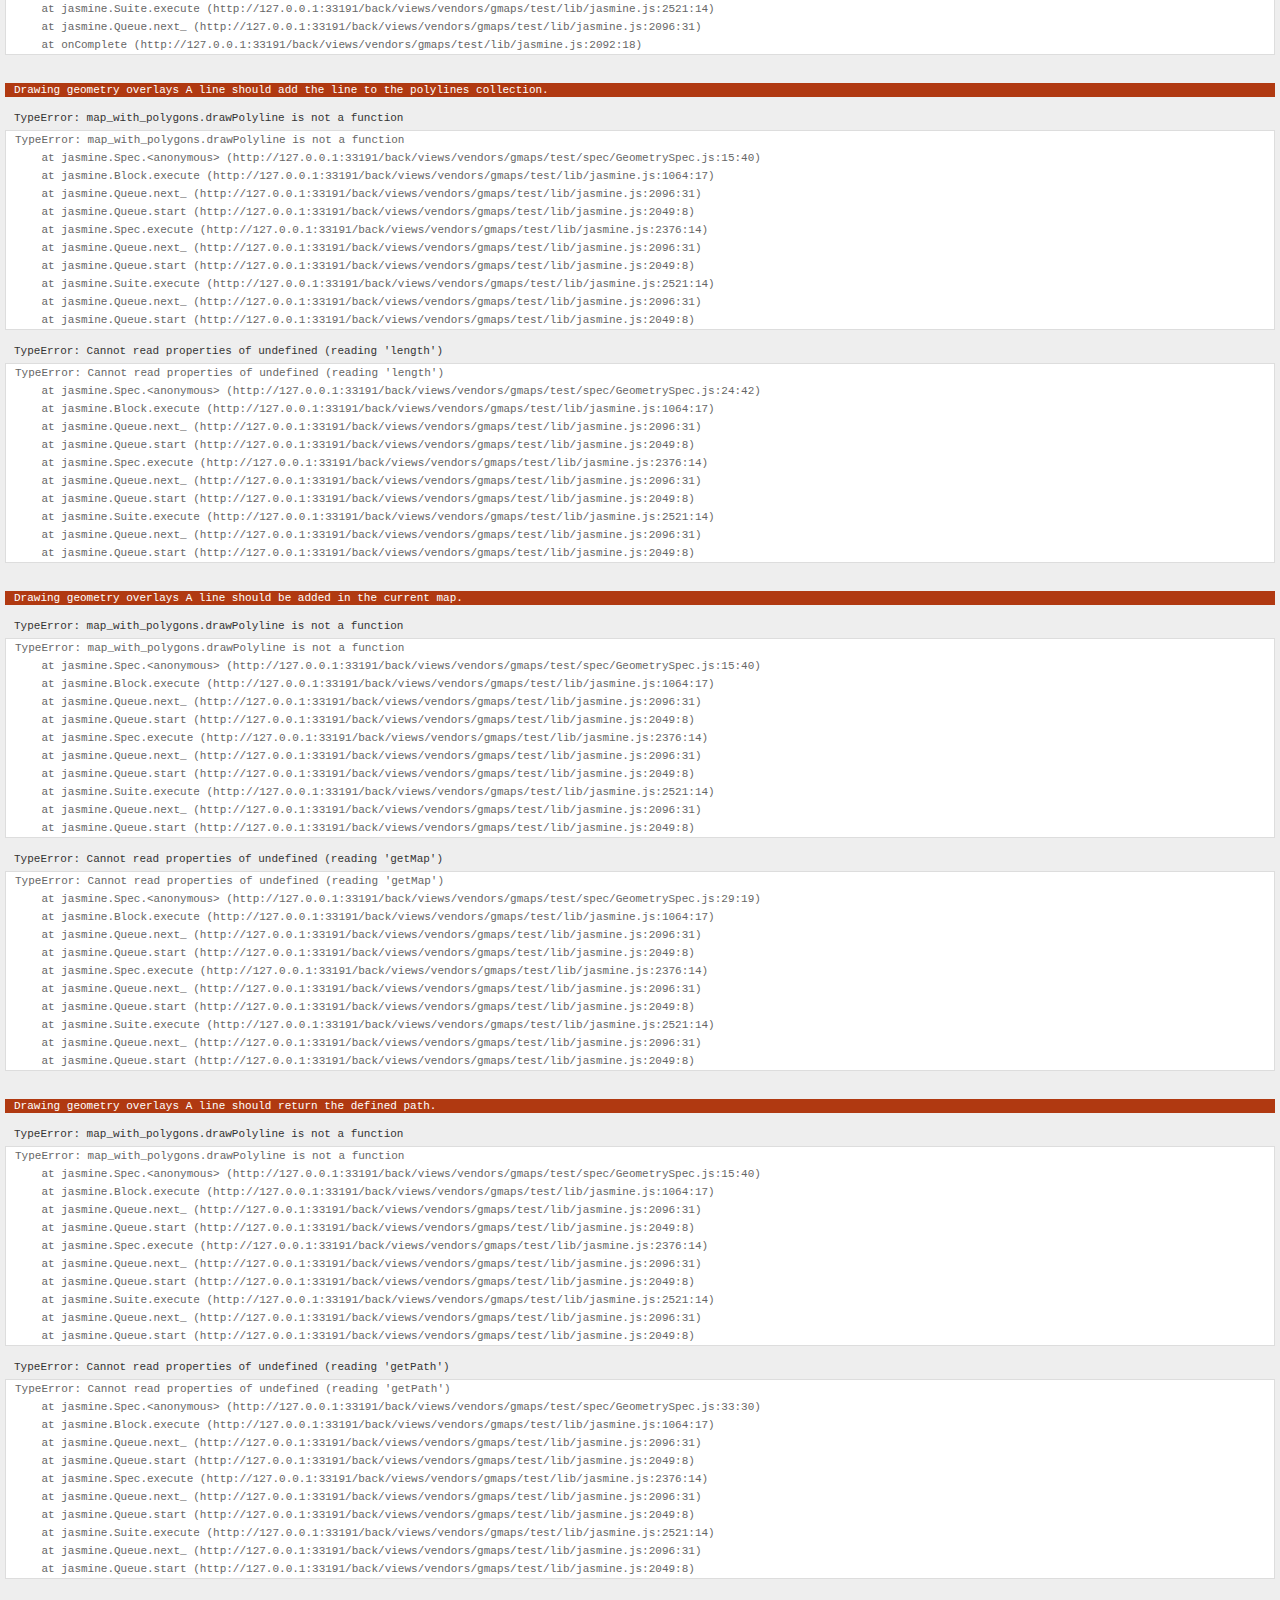
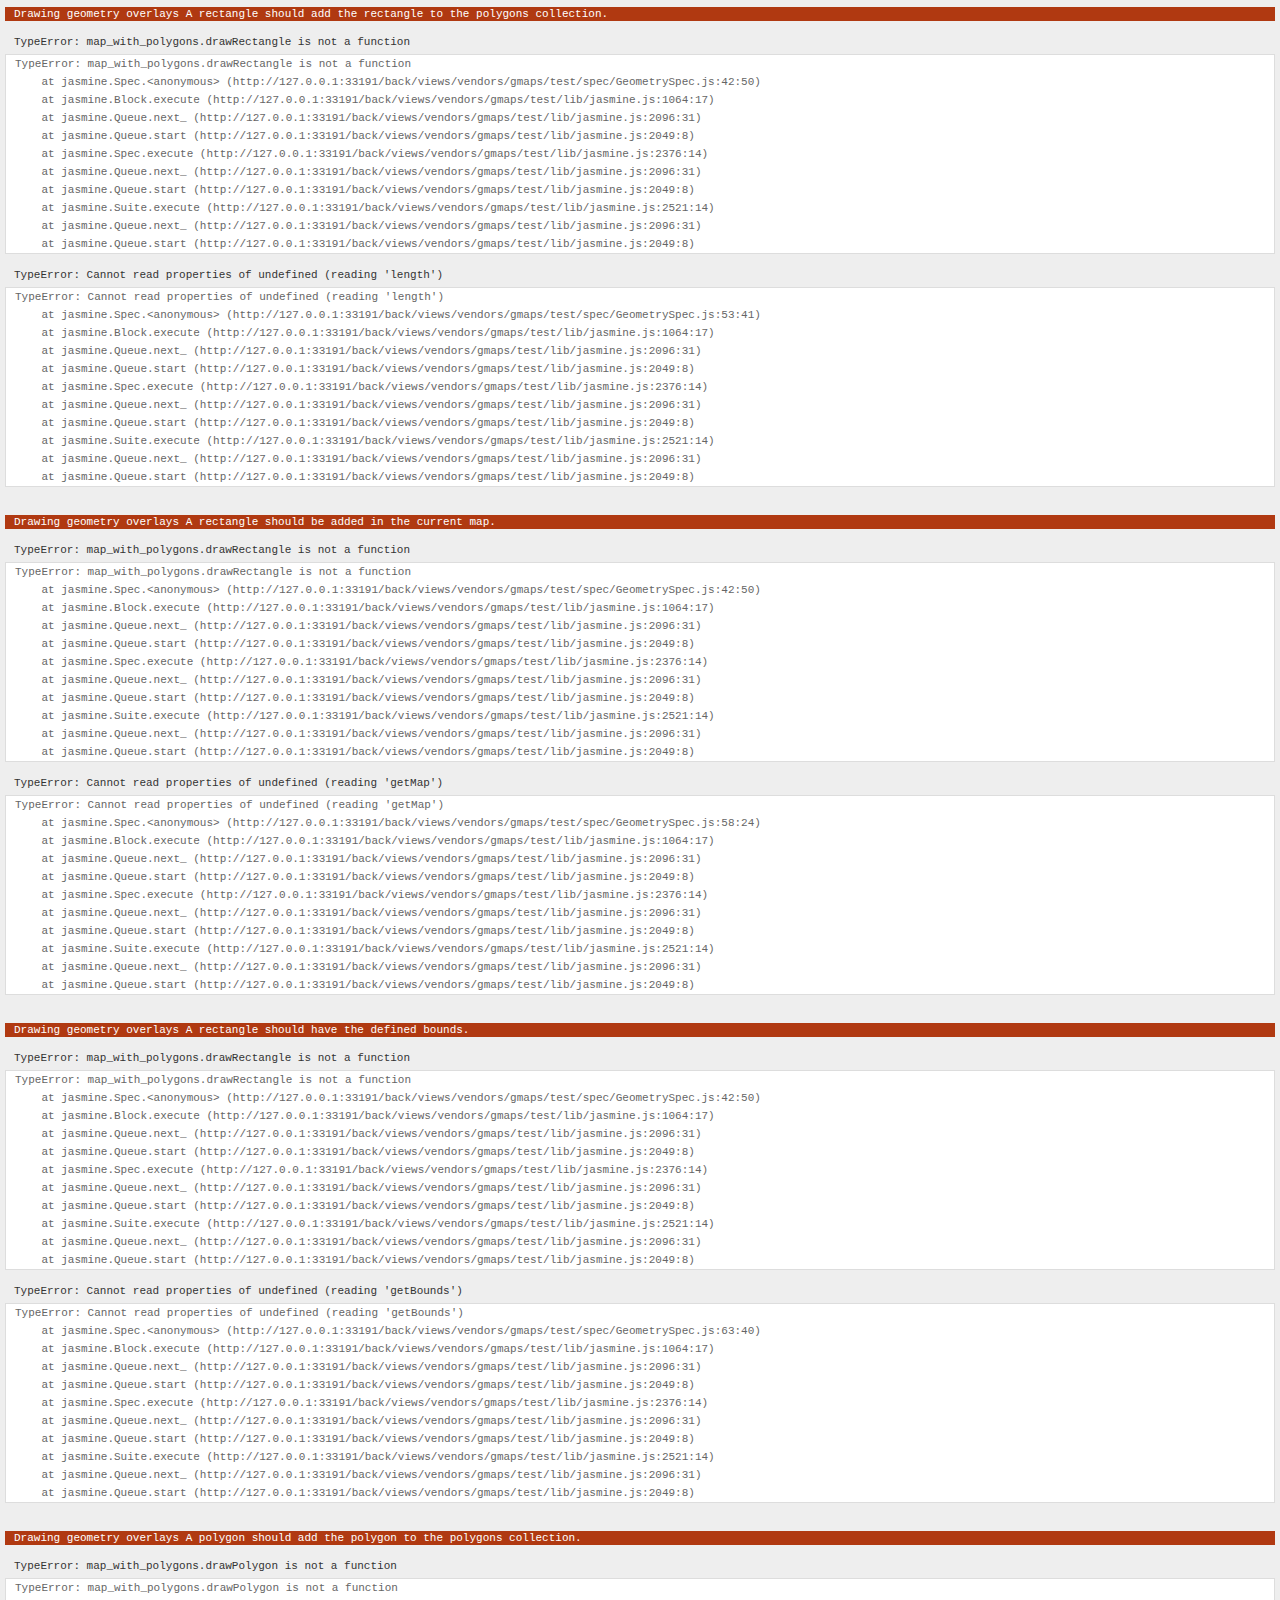
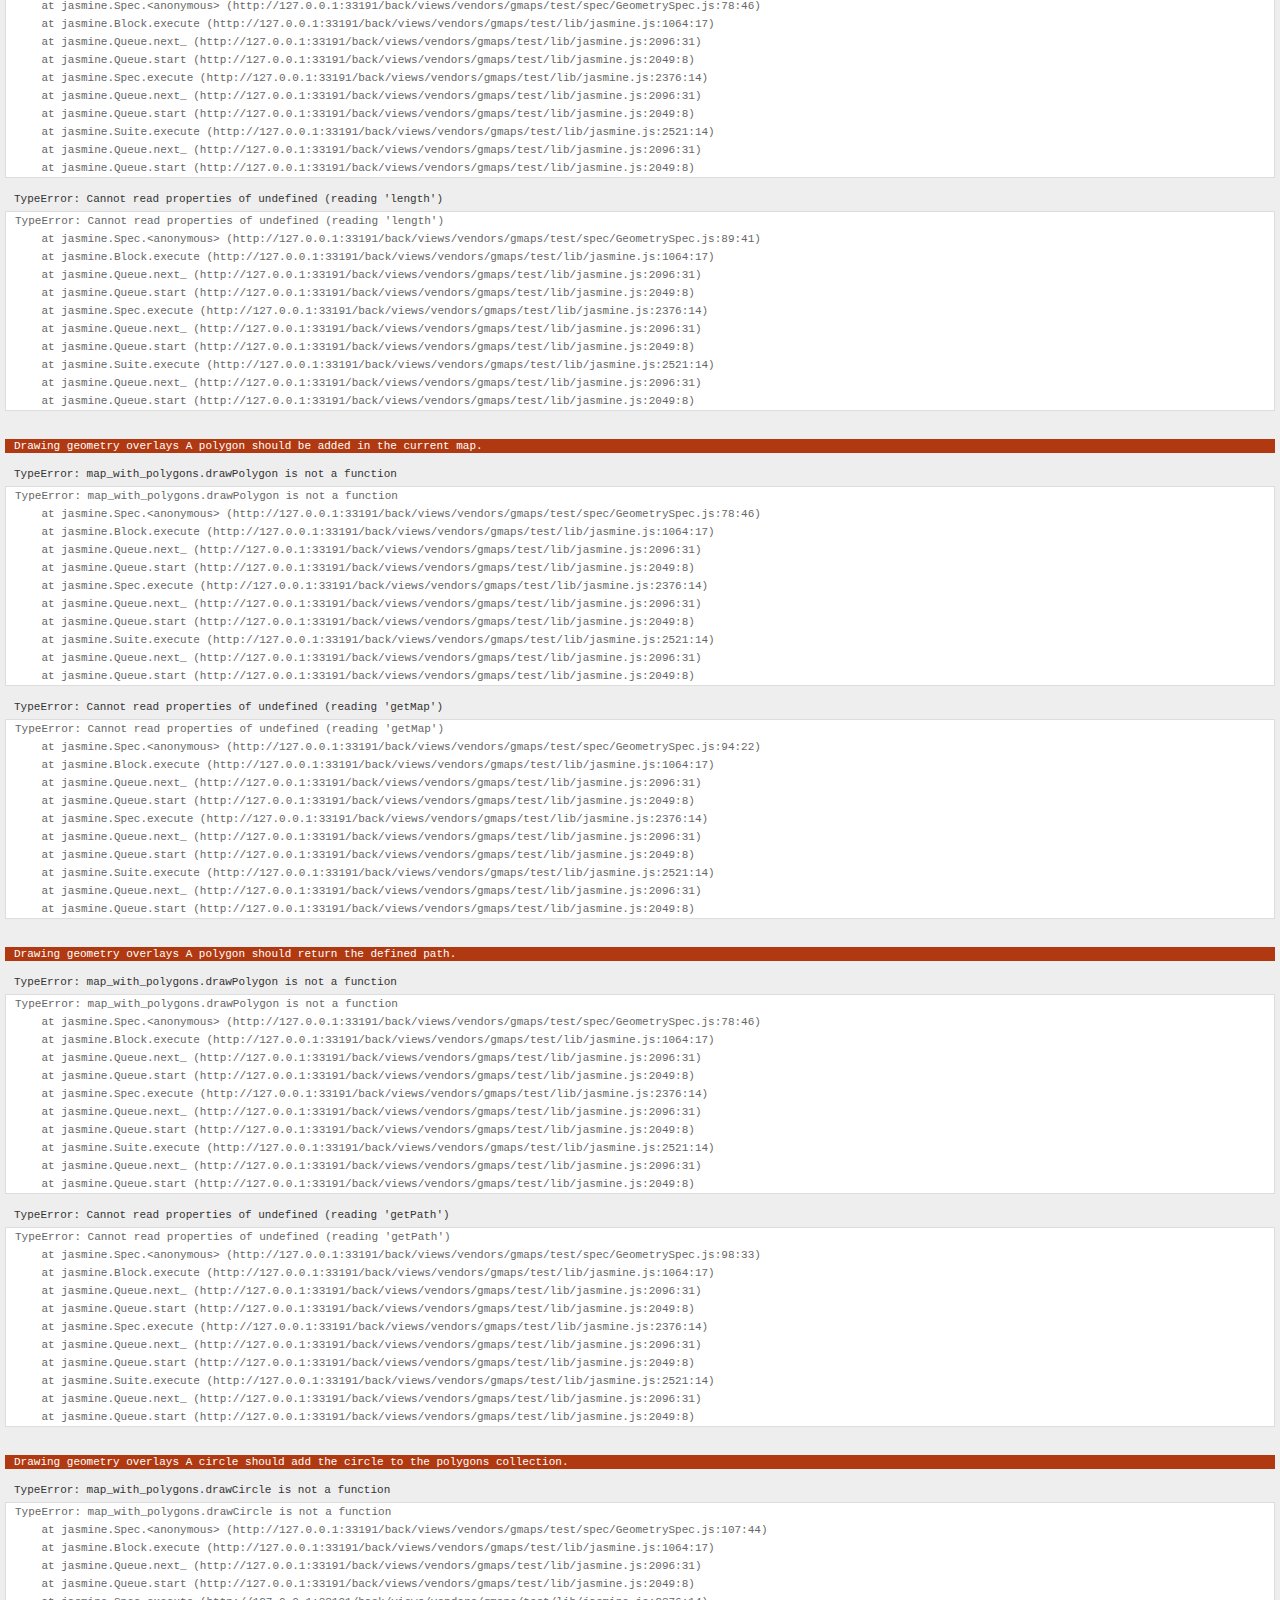
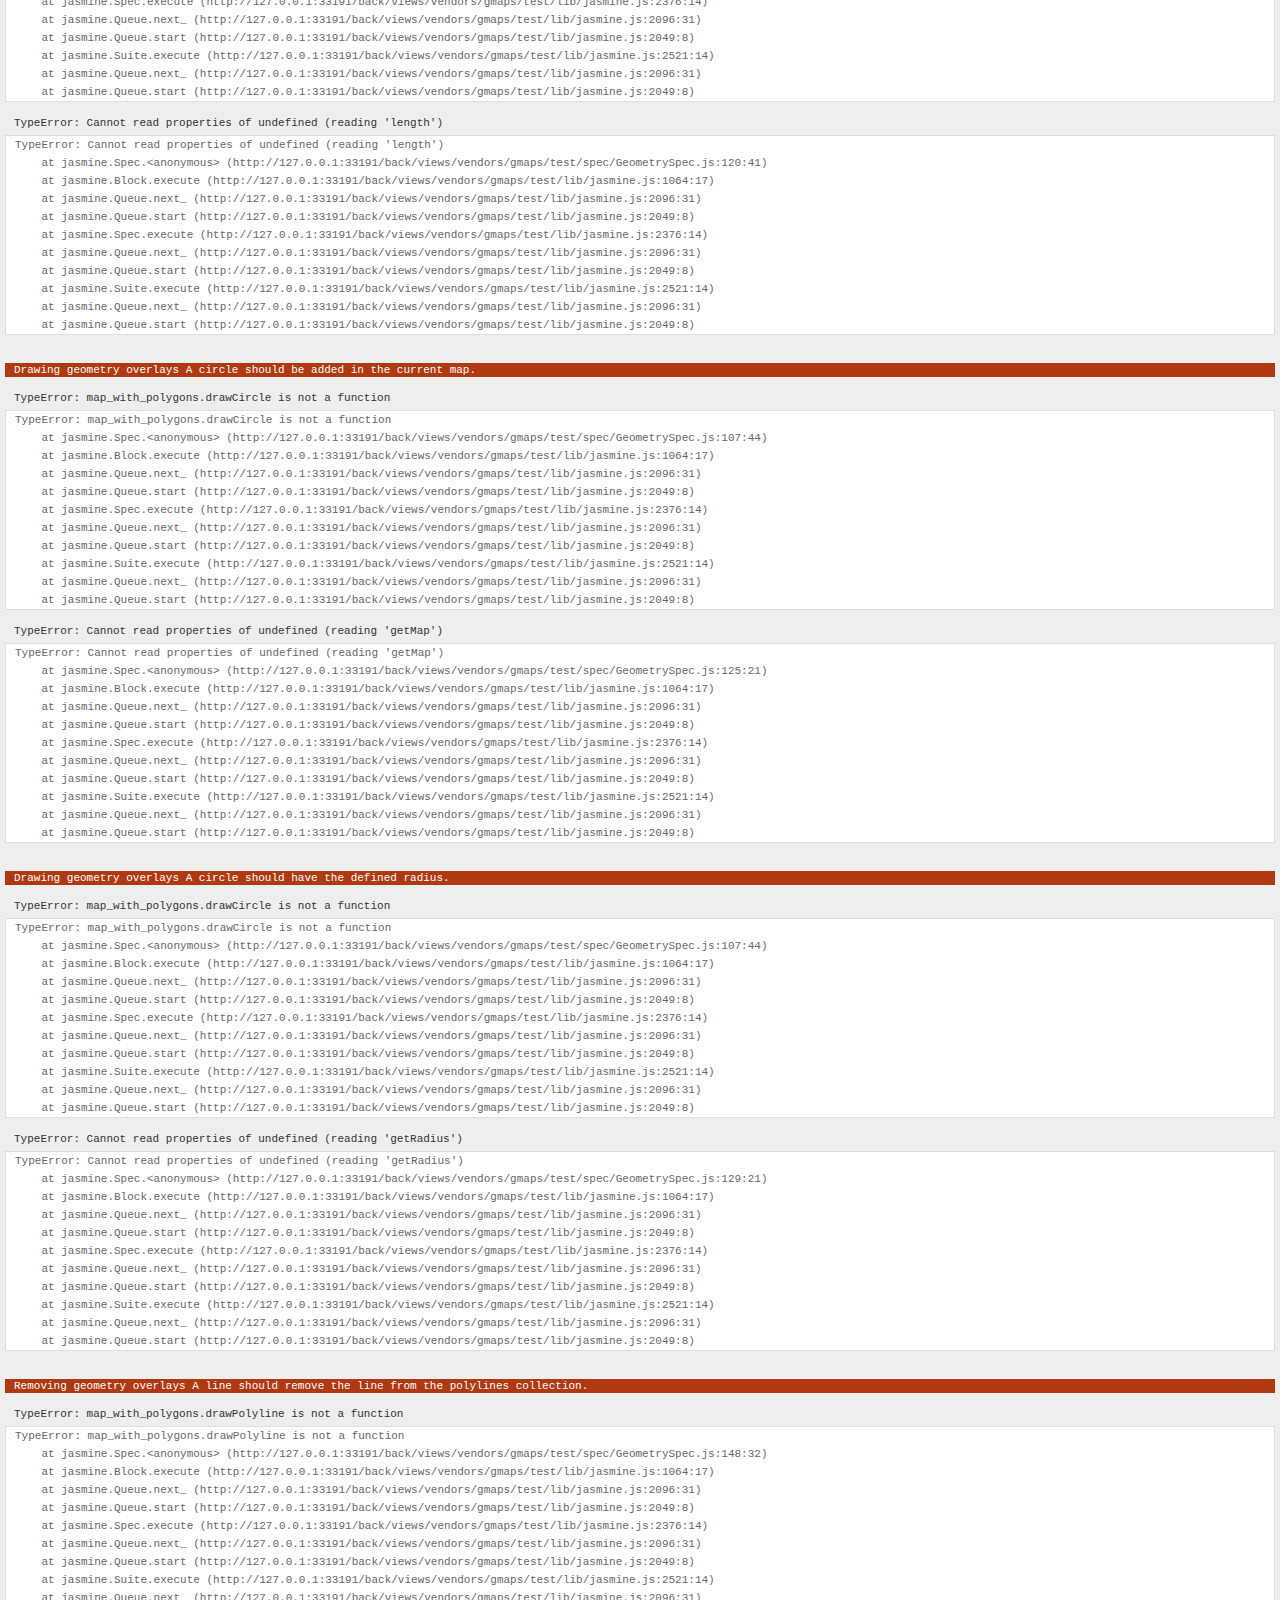
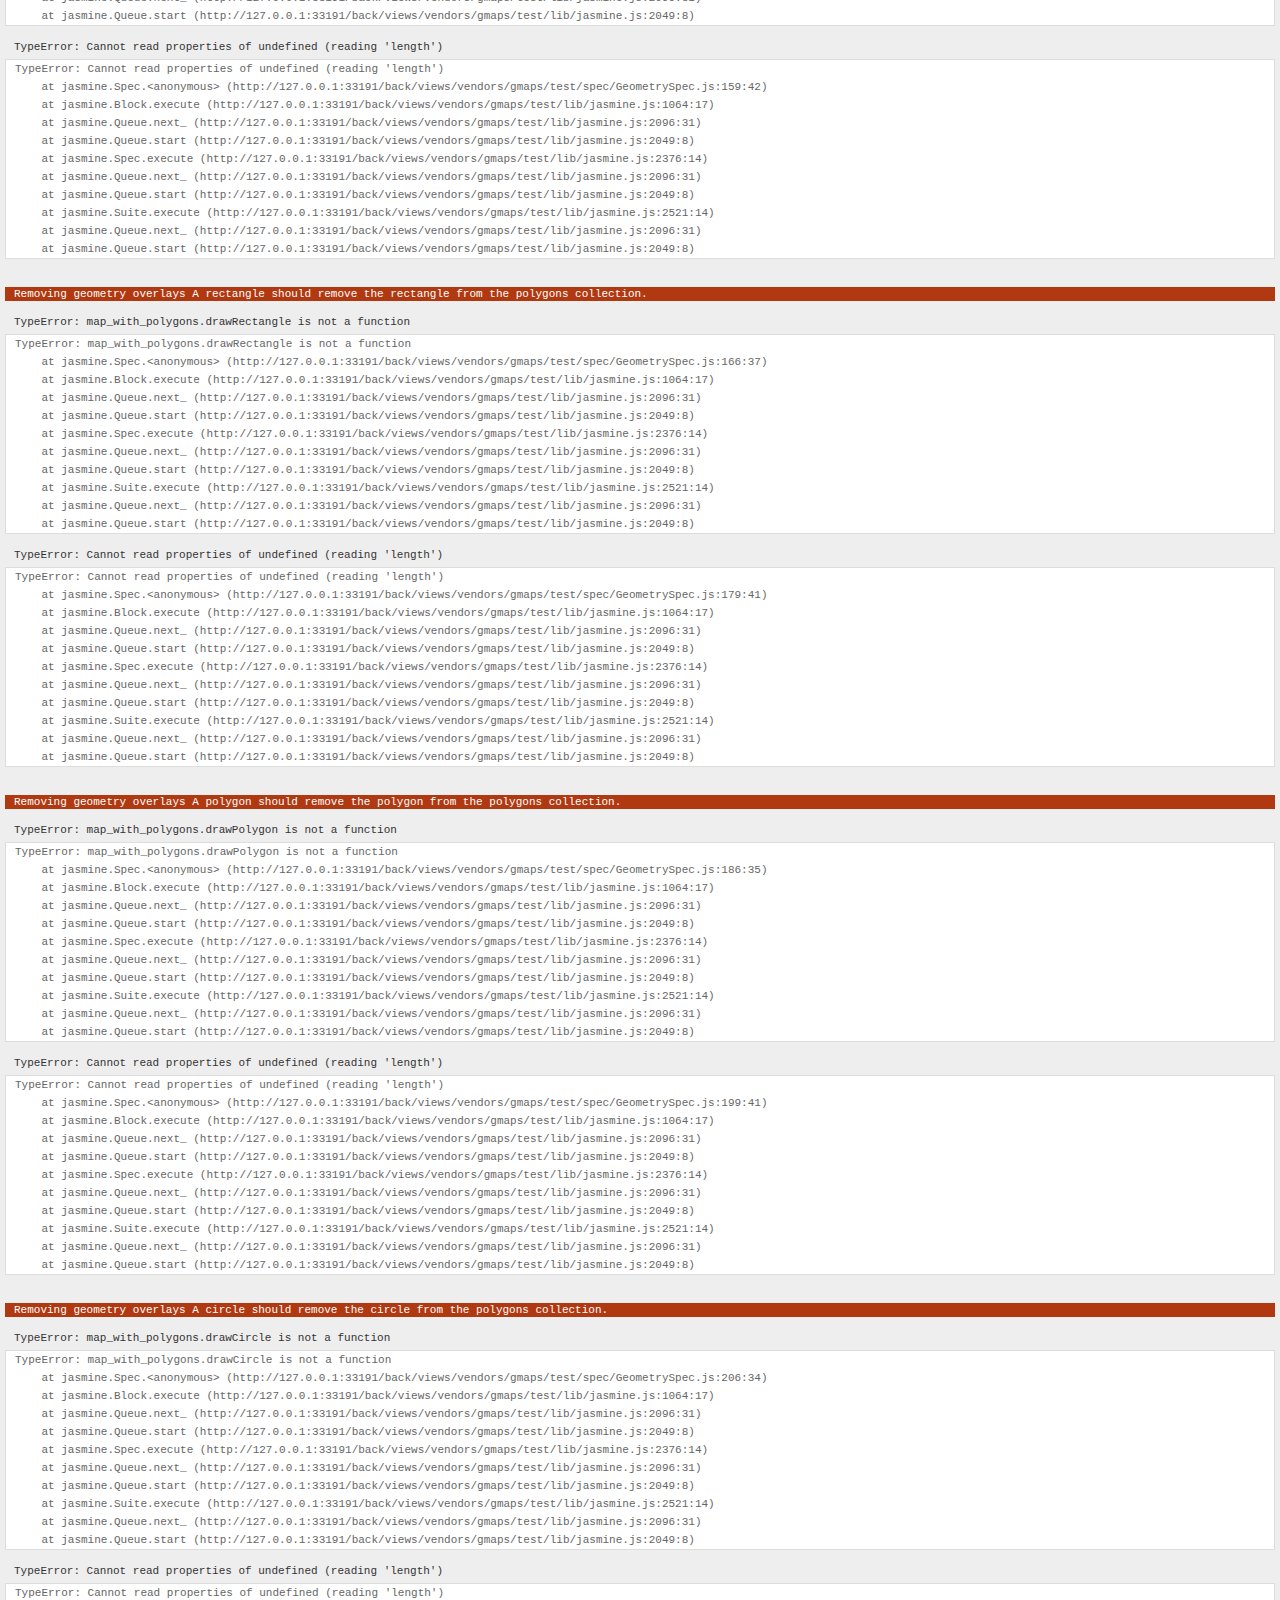
<file: back/views/vendors/gmaps/test/index.html>
<!DOCTYPE html>
<html>
<head>
  <title>gmaps.js test</title>
  <link rel="stylesheet" type="text/css" href="lib/jasmine.css" />
  <link rel="stylesheet" href="style.css" />
  <script type="text/javascript" src="lib/jasmine.js"></script>
  <script type="text/javascript" src="lib/jasmine-html.js"></script>

  <script type="text/javascript" src="http://maps.google.com/maps/api/js?sensor=true"></script>
  <script type="text/javascript" src="../gmaps.js"></script>

  <script type="text/javascript" src="spec/MapSpec.js"></script>
  <script type="text/javascript" src="spec/MarkerSpec.js"></script>
  <script type="text/javascript" src="spec/GeometrySpec.js"></script>
  <script type="text/javascript" src="spec/LayerSpec.js"></script>
  <script type="text/javascript" src="spec/OverlaySpec.js"></script>
  <script type="text/javascript" src="spec/RouteSpec.js"></script>
  <script type="text/javascript" src="spec/StyleSpec.js"></script>
  <script type="text/javascript" src="spec/StreetViewSpec.js"></script>
  <script type="text/javascript" src="spec/EventSpec.js"></script>
  <script type="text/javascript" src="spec/ControlSpec.js"></script>

  <script type="text/javascript">
    (function() {
      var jasmineEnv = jasmine.getEnv();
      jasmineEnv.updateInterval = 1000;

      var htmlReporter = new jasmine.HtmlReporter();

      jasmineEnv.addReporter(htmlReporter);

      jasmineEnv.specFilter = function(spec) {
        return htmlReporter.specFilter(spec);
      };

      var currentWindowOnload = window.onload;

      window.onload = function() {
        if (currentWindowOnload) {
          currentWindowOnload();
        }

        execJasmine();
      };

      function execJasmine() {
        jasmineEnv.execute();
      }
    })();
  </script>
</head>
<body>
  <h3>Basic map</h3>
  <div class="map" id="basic-map"></div>
  <h3>Advanced map</h3>
  <div class="map" id="advanced-map"></div>
  <h3>Map with events</h3>
  <div class="map" id="map-with-events"></div>
  <h3>Map with markers</h3>
  <div class="map" id="map-with-markers"></div>
  <h3>Map with custom controls</h3>
  <div class="map" id="map-with-custom-controls"></div>
  <h3>Map with polygons</h3>
  <div class="map" id="map-with-polygons"></div>
  <h3>Map with layers</h3>
  <div class="map" id="map-with-layers"></div>
  <h3>Map with overlays</h3>
  <div class="map" id="map-with-overlays"></div>
  <h3>Map with routes</h3>
  <div class="map" id="map-with-routes"></div>
  <h3>Map with styles</h3>
  <div class="map" id="map-with-styles"></div>
  <h3>Street View Panorama</h3>
  <div class="panorama" id="streetview-standalone-panorama"></div>
  <h3>Map with Street View</h3>
  <div class="with-columns">
    <div class="map" id="map-with-streetview"></div>
    <div class="panorama" id="streetview-panorama"></div>
  </div>
  <h3>Street View Panorama with events</h3>
  <div class="panorama" id="streetview-with-events"></div>
  <h3>Events</h3>
  <div class="map" id="events"></div>
</body>
</html>
</file>
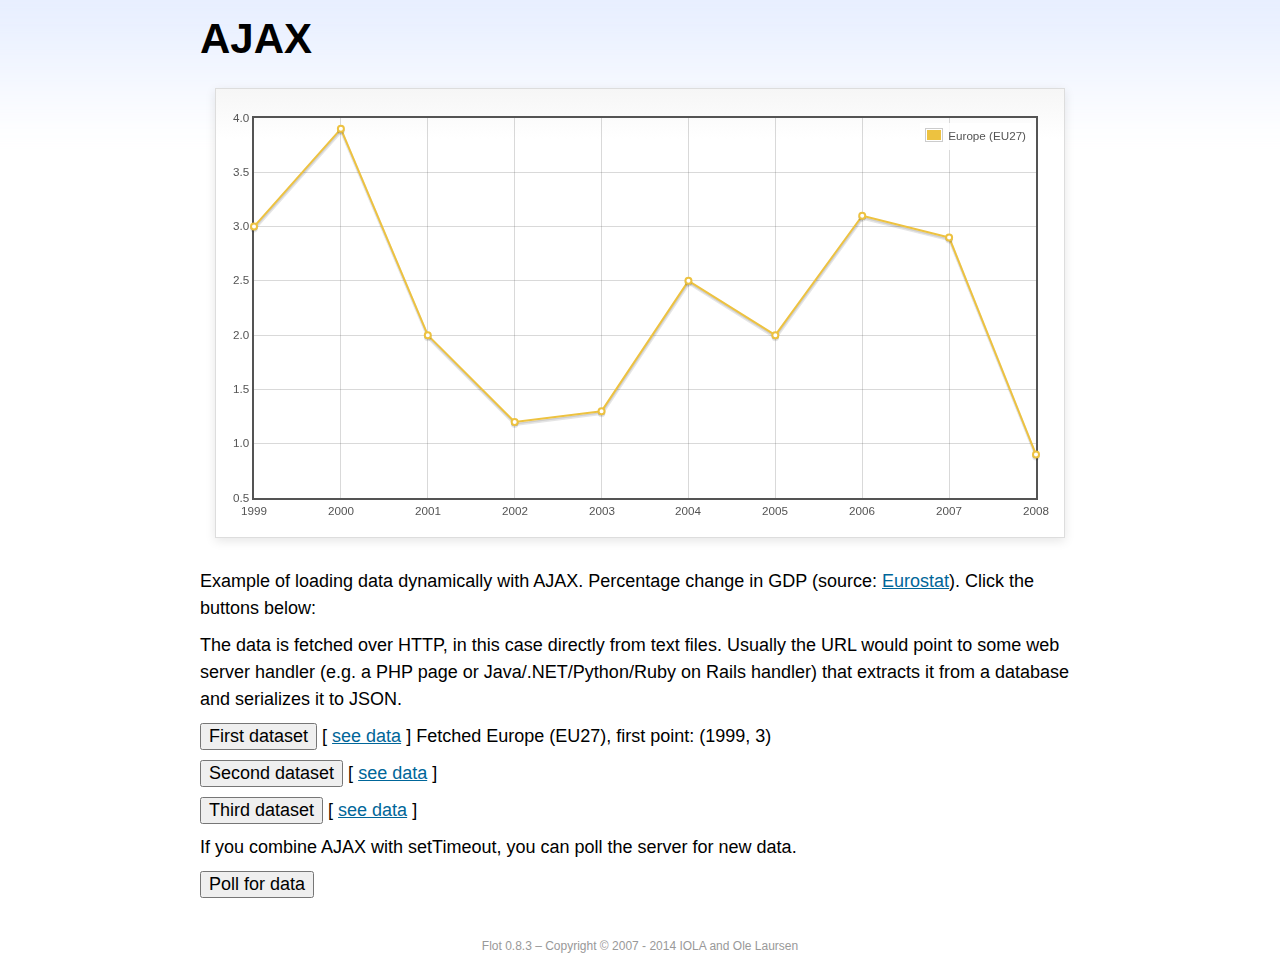
<file: back/views/vendors/flot/examples/ajax/index.html>
<!DOCTYPE html PUBLIC "-//W3C//DTD HTML 4.01//EN" "http://www.w3.org/TR/html4/strict.dtd">
<html>
<head>
	<meta http-equiv="Content-Type" content="text/html; charset=utf-8">
	<title>Flot Examples: AJAX</title>
	<link href="../examples.css" rel="stylesheet" type="text/css">
	<!--[if lte IE 8]><script language="javascript" type="text/javascript" src="../../excanvas.min.js"></script><![endif]-->
	<script language="javascript" type="text/javascript" src="../../jquery.js"></script>
	<script language="javascript" type="text/javascript" src="../../jquery.flot.js"></script>
	<script type="text/javascript">

	$(function() {

		var options = {
			lines: {
				show: true
			},
			points: {
				show: true
			},
			xaxis: {
				tickDecimals: 0,
				tickSize: 1
			}
		};

		var data = [];

		$.plot("#placeholder", data, options);

		// Fetch one series, adding to what we already have

		var alreadyFetched = {};

		$("button.fetchSeries").click(function () {

			var button = $(this);

			// Find the URL in the link right next to us, then fetch the data

			var dataurl = button.siblings("a").attr("href");

			function onDataReceived(series) {

				// Extract the first coordinate pair; jQuery has parsed it, so
				// the data is now just an ordinary JavaScript object

				var firstcoordinate = "(" + series.data[0][0] + ", " + series.data[0][1] + ")";
				button.siblings("span").text("Fetched " + series.label + ", first point: " + firstcoordinate);

				// Push the new data onto our existing data array

				if (!alreadyFetched[series.label]) {
					alreadyFetched[series.label] = true;
					data.push(series);
				}

				$.plot("#placeholder", data, options);
			}

			$.ajax({
				url: dataurl,
				type: "GET",
				dataType: "json",
				success: onDataReceived
			});
		});

		// Initiate a recurring data update

		$("button.dataUpdate").click(function () {

			data = [];
			alreadyFetched = {};

			$.plot("#placeholder", data, options);

			var iteration = 0;

			function fetchData() {

				++iteration;

				function onDataReceived(series) {

					// Load all the data in one pass; if we only got partial
					// data we could merge it with what we already have.

					data = [ series ];
					$.plot("#placeholder", data, options);
				}

				// Normally we call the same URL - a script connected to a
				// database - but in this case we only have static example
				// files, so we need to modify the URL.

				$.ajax({
					url: "data-eu-gdp-growth-" + iteration + ".json",
					type: "GET",
					dataType: "json",
					success: onDataReceived
				});

				if (iteration < 5) {
					setTimeout(fetchData, 1000);
				} else {
					data = [];
					alreadyFetched = {};
				}
			}

			setTimeout(fetchData, 1000);
		});

		// Load the first series by default, so we don't have an empty plot

		$("button.fetchSeries:first").click();

		// Add the Flot version string to the footer

		$("#footer").prepend("Flot " + $.plot.version + " &ndash; ");
	});

	</script>
</head>
<body>

	<div id="header">
		<h2>AJAX</h2>
	</div>

	<div id="content">

		<div class="demo-container">
			<div id="placeholder" class="demo-placeholder"></div>
		</div>

		<p>Example of loading data dynamically with AJAX. Percentage change in GDP (source: <a href="http://epp.eurostat.ec.europa.eu/tgm/table.do?tab=table&init=1&plugin=1&language=en&pcode=tsieb020">Eurostat</a>). Click the buttons below:</p>

		<p>The data is fetched over HTTP, in this case directly from text files. Usually the URL would point to some web server handler (e.g. a PHP page or Java/.NET/Python/Ruby on Rails handler) that extracts it from a database and serializes it to JSON.</p>

		<p>
			<button class="fetchSeries">First dataset</button>
			[ <a href="data-eu-gdp-growth.json">see data</a> ]
			<span></span>
		</p>

		<p>
			<button class="fetchSeries">Second dataset</button>
			[ <a href="data-japan-gdp-growth.json">see data</a> ]
			<span></span>
		</p>

		<p>
			<button class="fetchSeries">Third dataset</button>
			[ <a href="data-usa-gdp-growth.json">see data</a> ]
			<span></span>
		</p>

		<p>If you combine AJAX with setTimeout, you can poll the server for new data.</p>

		<p>
			<button class="dataUpdate">Poll for data</button>
		</p>

	</div>

	<div id="footer">
		Copyright &copy; 2007 - 2014 IOLA and Ole Laursen
	</div>

</body>
</html>
</file>
<file: back/views/vendors/themify-icons/css/themify-icons.css>
@font-face {
	font-family: 'themify';
	src:url('../fonts/themify.eot');
	src:url('../fonts/themify.eot?#iefix') format('embedded-opentype'),
		url('../fonts/themify.woff') format('woff'),
		url('../fonts/themify.ttf') format('truetype'),
		url('../fonts/themify.svg') format('svg');
	font-weight: normal;
	font-style: normal;
}

[class^="ti-"], [class*=" ti-"] {
	font-family: 'themify';
	speak: none;
	font-style: normal;
	font-weight: normal;
	font-variant: normal;
	text-transform: none;
	line-height: 1;

	/* Better Font Rendering =========== */
	-webkit-font-smoothing: antialiased;
	-moz-osx-font-smoothing: grayscale;
}

.ti-wand:before {
	content: "\e600";
}
.ti-volume:before {
	content: "\e601";
}
.ti-user:before {
	content: "\e602";
}
.ti-unlock:before {
	content: "\e603";
}
.ti-unlink:before {
	content: "\e604";
}
.ti-trash:before {
	content: "\e605";
}
.ti-thought:before {
	content: "\e606";
}
.ti-target:before {
	content: "\e607";
}
.ti-tag:before {
	content: "\e608";
}
.ti-tablet:before {
	content: "\e609";
}
.ti-star:before {
	content: "\e60a";
}
.ti-spray:before {
	content: "\e60b";
}
.ti-signal:before {
	content: "\e60c";
}
.ti-shopping-cart:before {
	content: "\e60d";
}
.ti-shopping-cart-full:before {
	content: "\e60e";
}
.ti-settings:before {
	content: "\e60f";
}
.ti-search:before {
	content: "\e610";
}
.ti-zoom-in:before {
	content: "\e611";
}
.ti-zoom-out:before {
	content: "\e612";
}
.ti-cut:before {
	content: "\e613";
}
.ti-ruler:before {
	content: "\e614";
}
.ti-ruler-pencil:before {
	content: "\e615";
}
.ti-ruler-alt:before {
	content: "\e616";
}
.ti-bookmark:before {
	content: "\e617";
}
.ti-bookmark-alt:before {
	content: "\e618";
}
.ti-reload:before {
	content: "\e619";
}
.ti-plus:before {
	content: "\e61a";
}
.ti-pin:before {
	content: "\e61b";
}
.ti-pencil:before {
	content: "\e61c";
}
.ti-pencil-alt:before {
	content: "\e61d";
}
.ti-paint-roller:before {
	content: "\e61e";
}
.ti-paint-bucket:before {
	content: "\e61f";
}
.ti-na:before {
	content: "\e620";
}
.ti-mobile:before {
	content: "\e621";
}
.ti-minus:before {
	content: "\e622";
}
.ti-medall:before {
	content: "\e623";
}
.ti-medall-alt:before {
	content: "\e624";
}
.ti-marker:before {
	content: "\e625";
}
.ti-marker-alt:before {
	content: "\e626";
}
.ti-arrow-up:before {
	content: "\e627";
}
.ti-arrow-right:before {
	content: "\e628";
}
.ti-arrow-left:before {
	content: "\e629";
}
.ti-arrow-down:before {
	content: "\e62a";
}
.ti-lock:before {
	content: "\e62b";
}
.ti-location-arrow:before {
	content: "\e62c";
}
.ti-link:before {
	content: "\e62d";
}
.ti-layout:before {
	content: "\e62e";
}
.ti-layers:before {
	content: "\e62f";
}
.ti-layers-alt:before {
	content: "\e630";
}
.ti-key:before {
	content: "\e631";
}
.ti-import:before {
	content: "\e632";
}
.ti-image:before {
	content: "\e633";
}
.ti-heart:before {
	content: "\e634";
}
.ti-heart-broken:before {
	content: "\e635";
}
.ti-hand-stop:before {
	content: "\e636";
}
.ti-hand-open:before {
	content: "\e637";
}
.ti-hand-drag:before {
	content: "\e638";
}
.ti-folder:before {
	content: "\e639";
}
.ti-flag:before {
	content: "\e63a";
}
.ti-flag-alt:before {
	content: "\e63b";
}
.ti-flag-alt-2:before {
	content: "\e63c";
}
.ti-eye:before {
	content: "\e63d";
}
.ti-export:before {
	content: "\e63e";
}
.ti-exchange-vertical:before {
	content: "\e63f";
}
.ti-desktop:before {
	content: "\e640";
}
.ti-cup:before {
	content: "\e641";
}
.ti-crown:before {
	content: "\e642";
}
.ti-comments:before {
	content: "\e643";
}
.ti-comment:before {
	content: "\e644";
}
.ti-comment-alt:before {
	content: "\e645";
}
.ti-close:before {
	content: "\e646";
}
.ti-clip:before {
	content: "\e647";
}
.ti-angle-up:before {
	content: "\e648";
}
.ti-angle-right:before {
	content: "\e649";
}
.ti-angle-left:before {
	content: "\e64a";
}
.ti-angle-down:before {
	content: "\e64b";
}
.ti-check:before {
	content: "\e64c";
}
.ti-check-box:before {
	content: "\e64d";
}
.ti-camera:before {
	content: "\e64e";
}
.ti-announcement:before {
	content: "\e64f";
}
.ti-brush:before {
	content: "\e650";
}
.ti-briefcase:before {
	content: "\e651";
}
.ti-bolt:before {
	content: "\e652";
}
.ti-bolt-alt:before {
	content: "\e653";
}
.ti-blackboard:before {
	content: "\e654";
}
.ti-bag:before {
	content: "\e655";
}
.ti-move:before {
	content: "\e656";
}
.ti-arrows-vertical:before {
	content: "\e657";
}
.ti-arrows-horizontal:before {
	content: "\e658";
}
.ti-fullscreen:before {
	content: "\e659";
}
.ti-arrow-top-right:before {
	content: "\e65a";
}
.ti-arrow-top-left:before {
	content: "\e65b";
}
.ti-arrow-circle-up:before {
	content: "\e65c";
}
.ti-arrow-circle-right:before {
	content: "\e65d";
}
.ti-arrow-circle-left:before {
	content: "\e65e";
}
.ti-arrow-circle-down:before {
	content: "\e65f";
}
.ti-angle-double-up:before {
	content: "\e660";
}
.ti-angle-double-right:before {
	content: "\e661";
}
.ti-angle-double-left:before {
	content: "\e662";
}
.ti-angle-double-down:before {
	content: "\e663";
}
.ti-zip:before {
	content: "\e664";
}
.ti-world:before {
	content: "\e665";
}
.ti-wheelchair:before {
	content: "\e666";
}
.ti-view-list:before {
	content: "\e667";
}
.ti-view-list-alt:before {
	content: "\e668";
}
.ti-view-grid:before {
	content: "\e669";
}
.ti-uppercase:before {
	content: "\e66a";
}
.ti-upload:before {
	content: "\e66b";
}
.ti-underline:before {
	content: "\e66c";
}
.ti-truck:before {
	content: "\e66d";
}
.ti-timer:before {
	content: "\e66e";
}
.ti-ticket:before {
	content: "\e66f";
}
.ti-thumb-up:before {
	content: "\e670";
}
.ti-thumb-down:before {
	content: "\e671";
}
.ti-text:before {
	content: "\e672";
}
.ti-stats-up:before {
	content: "\e673";
}
.ti-stats-down:before {
	content: "\e674";
}
.ti-split-v:before {
	content: "\e675";
}
.ti-split-h:before {
	content: "\e676";
}
.ti-smallcap:before {
	content: "\e677";
}
.ti-shine:before {
	content: "\e678";
}
.ti-shift-right:before {
	content: "\e679";
}
.ti-shift-left:before {
	content: "\e67a";
}
.ti-shield:before {
	content: "\e67b";
}
.ti-notepad:before {
	content: "\e67c";
}
.ti-server:before {
	content: "\e67d";
}
.ti-quote-right:before {
	content: "\e67e";
}
.ti-quote-left:before {
	content: "\e67f";
}
.ti-pulse:before {
	content: "\e680";
}
.ti-printer:before {
	content: "\e681";
}
.ti-power-off:before {
	content: "\e682";
}
.ti-plug:before {
	content: "\e683";
}
.ti-pie-chart:before {
	content: "\e684";
}
.ti-paragraph:before {
	content: "\e685";
}
.ti-panel:before {
	content: "\e686";
}
.ti-package:before {
	content: "\e687";
}
.ti-music:before {
	content: "\e688";
}
.ti-music-alt:before {
	content: "\e689";
}
.ti-mouse:before {
	content: "\e68a";
}
.ti-mouse-alt:before {
	content: "\e68b";
}
.ti-money:before {
	content: "\e68c";
}
.ti-microphone:before {
	content: "\e68d";
}
.ti-menu:before {
	content: "\e68e";
}
.ti-menu-alt:before {
	content: "\e68f";
}
.ti-map:before {
	content: "\e690";
}
.ti-map-alt:before {
	content: "\e691";
}
.ti-loop:before {
	content: "\e692";
}
.ti-location-pin:before {
	content: "\e693";
}
.ti-list:before {
	content: "\e694";
}
.ti-light-bulb:before {
	content: "\e695";
}
.ti-Italic:before {
	content: "\e696";
}
.ti-info:before {
	content: "\e697";
}
.ti-infinite:before {
	content: "\e698";
}
.ti-id-badge:before {
	content: "\e699";
}
.ti-hummer:before {
	content: "\e69a";
}
.ti-home:before {
	content: "\e69b";
}
.ti-help:before {
	content: "\e69c";
}
.ti-headphone:before {
	content: "\e69d";
}
.ti-harddrives:before {
	content: "\e69e";
}
.ti-harddrive:before {
	content: "\e69f";
}
.ti-gift:before {
	content: "\e6a0";
}
.ti-game:before {
	content: "\e6a1";
}
.ti-filter:before {
	content: "\e6a2";
}
.ti-files:before {
	content: "\e6a3";
}
.ti-file:before {
	content: "\e6a4";
}
.ti-eraser:before {
	content: "\e6a5";
}
.ti-envelope:before {
	content: "\e6a6";
}
.ti-download:before {
	content: "\e6a7";
}
.ti-direction:before {
	content: "\e6a8";
}
.ti-direction-alt:before {
	content: "\e6a9";
}
.ti-dashboard:before {
	content: "\e6aa";
}
.ti-control-stop:before {
	content: "\e6ab";
}
.ti-control-shuffle:before {
	content: "\e6ac";
}
.ti-control-play:before {
	content: "\e6ad";
}
.ti-control-pause:before {
	content: "\e6ae";
}
.ti-control-forward:before {
	content: "\e6af";
}
.ti-control-backward:before {
	content: "\e6b0";
}
.ti-cloud:before {
	content: "\e6b1";
}
.ti-cloud-up:before {
	content: "\e6b2";
}
.ti-cloud-down:before {
	content: "\e6b3";
}
.ti-clipboard:before {
	content: "\e6b4";
}
.ti-car:before {
	content: "\e6b5";
}
.ti-calendar:before {
	content: "\e6b6";
}
.ti-book:before {
	content: "\e6b7";
}
.ti-bell:before {
	content: "\e6b8";
}
.ti-basketball:before {
	content: "\e6b9";
}
.ti-bar-chart:before {
	content: "\e6ba";
}
.ti-bar-chart-alt:before {
	content: "\e6bb";
}
.ti-back-right:before {
	content: "\e6bc";
}
.ti-back-left:before {
	content: "\e6bd";
}
.ti-arrows-corner:before {
	content: "\e6be";
}
.ti-archive:before {
	content: "\e6bf";
}
.ti-anchor:before {
	content: "\e6c0";
}
.ti-align-right:before {
	content: "\e6c1";
}
.ti-align-left:before {
	content: "\e6c2";
}
.ti-align-justify:before {
	content: "\e6c3";
}
.ti-align-center:before {
	content: "\e6c4";
}
.ti-alert:before {
	content: "\e6c5";
}
.ti-alarm-clock:before {
	content: "\e6c6";
}
.ti-agenda:before {
	content: "\e6c7";
}
.ti-write:before {
	content: "\e6c8";
}
.ti-window:before {
	content: "\e6c9";
}
.ti-widgetized:before {
	content: "\e6ca";
}
.ti-widget:before {
	content: "\e6cb";
}
.ti-widget-alt:before {
	content: "\e6cc";
}
.ti-wallet:before {
	content: "\e6cd";
}
.ti-video-clapper:before {
	content: "\e6ce";
}
.ti-video-camera:before {
	content: "\e6cf";
}
.ti-vector:before {
	content: "\e6d0";
}
.ti-themify-logo:before {
	content: "\e6d1";
}
.ti-themify-favicon:before {
	content: "\e6d2";
}
.ti-themify-favicon-alt:before {
	content: "\e6d3";
}
.ti-support:before {
	content: "\e6d4";
}
.ti-stamp:before {
	content: "\e6d5";
}
.ti-split-v-alt:before {
	content: "\e6d6";
}
.ti-slice:before {
	content: "\e6d7";
}
.ti-shortcode:before {
	content: "\e6d8";
}
.ti-shift-right-alt:before {
	content: "\e6d9";
}
.ti-shift-left-alt:before {
	content: "\e6da";
}
.ti-ruler-alt-2:before {
	content: "\e6db";
}
.ti-receipt:before {
	content: "\e6dc";
}
.ti-pin2:before {
	content: "\e6dd";
}
.ti-pin-alt:before {
	content: "\e6de";
}
.ti-pencil-alt2:before {
	content: "\e6df";
}
.ti-palette:before {
	content: "\e6e0";
}
.ti-more:before {
	content: "\e6e1";
}
.ti-more-alt:before {
	content: "\e6e2";
}
.ti-microphone-alt:before {
	content: "\e6e3";
}
.ti-magnet:before {
	content: "\e6e4";
}
.ti-line-double:before {
	content: "\e6e5";
}
.ti-line-dotted:before {
	content: "\e6e6";
}
.ti-line-dashed:before {
	content: "\e6e7";
}
.ti-layout-width-full:before {
	content: "\e6e8";
}
.ti-layout-width-default:before {
	content: "\e6e9";
}
.ti-layout-width-default-alt:before {
	content: "\e6ea";
}
.ti-layout-tab:before {
	content: "\e6eb";
}
.ti-layout-tab-window:before {
	content: "\e6ec";
}
.ti-layout-tab-v:before {
	content: "\e6ed";
}
.ti-layout-tab-min:before {
	content: "\e6ee";
}
.ti-layout-slider:before {
	content: "\e6ef";
}
.ti-layout-slider-alt:before {
	content: "\e6f0";
}
.ti-layout-sidebar-right:before {
	content: "\e6f1";
}
.ti-layout-sidebar-none:before {
	content: "\e6f2";
}
.ti-layout-sidebar-left:before {
	content: "\e6f3";
}
.ti-layout-placeholder:before {
	content: "\e6f4";
}
.ti-layout-menu:before {
	content: "\e6f5";
}
.ti-layout-menu-v:before {
	content: "\e6f6";
}
.ti-layout-menu-separated:before {
	content: "\e6f7";
}
.ti-layout-menu-full:before {
	content: "\e6f8";
}
.ti-layout-media-right-alt:before {
	content: "\e6f9";
}
.ti-layout-media-right:before {
	content: "\e6fa";
}
.ti-layout-media-overlay:before {
	content: "\e6fb";
}
.ti-layout-media-overlay-alt:before {
	content: "\e6fc";
}
.ti-layout-media-overlay-alt-2:before {
	content: "\e6fd";
}
.ti-layout-media-left-alt:before {
	content: "\e6fe";
}
.ti-layout-media-left:before {
	content: "\e6ff";
}
.ti-layout-media-center-alt:before {
	content: "\e700";
}
.ti-layout-media-center:before {
	content: "\e701";
}
.ti-layout-list-thumb:before {
	content: "\e702";
}
.ti-layout-list-thumb-alt:before {
	content: "\e703";
}
.ti-layout-list-post:before {
	content: "\e704";
}
.ti-layout-list-large-image:before {
	content: "\e705";
}
.ti-layout-line-solid:before {
	content: "\e706";
}
.ti-layout-grid4:before {
	content: "\e707";
}
.ti-layout-grid3:before {
	content: "\e708";
}
.ti-layout-grid2:before {
	content: "\e709";
}
.ti-layout-grid2-thumb:before {
	content: "\e70a";
}
.ti-layout-cta-right:before {
	content: "\e70b";
}
.ti-layout-cta-left:before {
	content: "\e70c";
}
.ti-layout-cta-center:before {
	content: "\e70d";
}
.ti-layout-cta-btn-right:before {
	content: "\e70e";
}
.ti-layout-cta-btn-left:before {
	content: "\e70f";
}
.ti-layout-column4:before {
	content: "\e710";
}
.ti-layout-column3:before {
	content: "\e711";
}
.ti-layout-column2:before {
	content: "\e712";
}
.ti-layout-accordion-separated:before {
	content: "\e713";
}
.ti-layout-accordion-merged:before {
	content: "\e714";
}
.ti-layout-accordion-list:before {
	content: "\e715";
}
.ti-ink-pen:before {
	content: "\e716";
}
.ti-info-alt:before {
	content: "\e717";
}
.ti-help-alt:before {
	content: "\e718";
}
.ti-headphone-alt:before {
	content: "\e719";
}
.ti-hand-point-up:before {
	content: "\e71a";
}
.ti-hand-point-right:before {
	content: "\e71b";
}
.ti-hand-point-left:before {
	content: "\e71c";
}
.ti-hand-point-down:before {
	content: "\e71d";
}
.ti-gallery:before {
	content: "\e71e";
}
.ti-face-smile:before {
	content: "\e71f";
}
.ti-face-sad:before {
	content: "\e720";
}
.ti-credit-card:before {
	content: "\e721";
}
.ti-control-skip-forward:before {
	content: "\e722";
}
.ti-control-skip-backward:before {
	content: "\e723";
}
.ti-control-record:before {
	content: "\e724";
}
.ti-control-eject:before {
	content: "\e725";
}
.ti-comments-smiley:before {
	content: "\e726";
}
.ti-brush-alt:before {
	content: "\e727";
}
.ti-youtube:before {
	content: "\e728";
}
.ti-vimeo:before {
	content: "\e729";
}
.ti-twitter:before {
	content: "\e72a";
}
.ti-time:before {
	content: "\e72b";
}
.ti-tumblr:before {
	content: "\e72c";
}
.ti-skype:before {
	content: "\e72d";
}
.ti-share:before {
	content: "\e72e";
}
.ti-share-alt:before {
	content: "\e72f";
}
.ti-rocket:before {
	content: "\e730";
}
.ti-pinterest:before {
	content: "\e731";
}
.ti-new-window:before {
	content: "\e732";
}
.ti-microsoft:before {
	content: "\e733";
}
.ti-list-ol:before {
	content: "\e734";
}
.ti-linkedin:before {
	content: "\e735";
}
.ti-layout-sidebar-2:before {
	content: "\e736";
}
.ti-layout-grid4-alt:before {
	content: "\e737";
}
.ti-layout-grid3-alt:before {
	content: "\e738";
}
.ti-layout-grid2-alt:before {
	content: "\e739";
}
.ti-layout-column4-alt:before {
	content: "\e73a";
}
.ti-layout-column3-alt:before {
	content: "\e73b";
}
.ti-layout-column2-alt:before {
	content: "\e73c";
}
.ti-instagram:before {
	content: "\e73d";
}
.ti-google:before {
	content: "\e73e";
}
.ti-github:before {
	content: "\e73f";
}
.ti-flickr:before {
	content: "\e740";
}
.ti-facebook:before {
	content: "\e741";
}
.ti-dropbox:before {
	content: "\e742";
}
.ti-dribbble:before {
	content: "\e743";
}
.ti-apple:before {
	content: "\e744";
}
.ti-android:before {
	content: "\e745";
}
.ti-save:before {
	content: "\e746";
}
.ti-save-alt:before {
	content: "\e747";
}
.ti-yahoo:before {
	content: "\e748";
}
.ti-wordpress:before {
	content: "\e749";
}
.ti-vimeo-alt:before {
	content: "\e74a";
}
.ti-twitter-alt:before {
	content: "\e74b";
}
.ti-tumblr-alt:before {
	content: "\e74c";
}
.ti-trello:before {
	content: "\e74d";
}
.ti-stack-overflow:before {
	content: "\e74e";
}
.ti-soundcloud:before {
	content: "\e74f";
}
.ti-sharethis:before {
	content: "\e750";
}
.ti-sharethis-alt:before {
	content: "\e751";
}
.ti-reddit:before {
	content: "\e752";
}
.ti-pinterest-alt:before {
	content: "\e753";
}
.ti-microsoft-alt:before {
	content: "\e754";
}
.ti-linux:before {
	content: "\e755";
}
.ti-jsfiddle:before {
	content: "\e756";
}
.ti-joomla:before {
	content: "\e757";
}
.ti-html5:before {
	content: "\e758";
}
.ti-flickr-alt:before {
	content: "\e759";
}
.ti-email:before {
	content: "\e75a";
}
.ti-drupal:before {
	content: "\e75b";
}
.ti-dropbox-alt:before {
	content: "\e75c";
}
.ti-css3:before {
	content: "\e75d";
}
.ti-rss:before {
	content: "\e75e";
}
.ti-rss-alt:before {
	content: "\e75f";
}
</file>
<file: back/views/vendors/selectFX/css/cs-skin-elastic.css>
@font-face {
	font-family: 'icomoon';
	src:url('../fonts/icomoon/icomoon.eot?-rdnm34');
	src:url('../fonts/icomoon/icomoon.eot?#iefix-rdnm34') format('embedded-opentype'),
		url('../fonts/icomoon/icomoon.woff?-rdnm34') format('woff'),
		url('../fonts/icomoon/icomoon.ttf?-rdnm34') format('truetype'),
		url('../fonts/icomoon/icomoon.svg?-rdnm34#icomoon') format('svg');
	font-weight: normal;
	font-style: normal;
}

div.cs-skin-elastic {
	background: transparent;
	font-size: 1.5em;
	font-weight: 700;
	color: #5b8583;
}

@media screen and (max-width: 30em) {
	div.cs-skin-elastic { font-size: 1em; }
}

.cs-skin-elastic > span {
	background-color: #fff;
	z-index: 100;
}

.cs-skin-elastic > span::after {
	font-family: 'icomoon';
	content: '\e005';
	-webkit-backface-visibility: hidden;
	backface-visibility: hidden;
}

.cs-skin-elastic .cs-options {
	overflow: visible;
	background: transparent;
	opacity: 1;
	visibility: visible;
	padding-bottom: 1.25em;
	pointer-events: none;
}

.cs-skin-elastic.cs-active .cs-options {
	pointer-events: auto;
}

.cs-skin-elastic .cs-options > ul::before {
	content: '';
	position: absolute;
	width: 100%;
	height: 100%;
	left: 0;
	top: 0;
	-webkit-transform: scale3d(1,0,1);
	transform: scale3d(1,0,1);
	background: #fff;
	-webkit-transform-origin: 50% 0%;
	transform-origin: 50% 0%;
	-webkit-transition: -webkit-transform 0.3s;
	transition: transform 0.3s;
}

.cs-skin-elastic.cs-active .cs-options > ul::before {
	-webkit-transform: scale3d(1,1,1);
	transform: scale3d(1,1,1);
	-webkit-transition: none;
	transition: none;
	-webkit-animation: expand 0.6s ease-out;
  	animation: expand 0.6s ease-out;
}

.cs-skin-elastic .cs-options ul li {
	opacity: 0;
	-webkit-transform: translate3d(0,-25px,0);
	transform: translate3d(0,-25px,0);
	-webkit-transition: opacity 0.15s, -webkit-transform 0.15s;
	transition: opacity 0.15s, transform 0.15s;
}

.cs-skin-elastic.cs-active .cs-options ul li {
	-webkit-transform: translate3d(0,0,0);
	transform: translate3d(0,0,0);
	opacity: 1;
	-webkit-transition: none;
	transition: none;
	-webkit-animation: bounce 0.6s ease-out;
  	animation: bounce 0.6s ease-out;
}

/* Optional delays (problematic in IE 11/Win) */
/*
.cs-skin-elastic.cs-active .cs-options ul li:first-child {
	-webkit-animation-delay: 0.1s;
	animation-delay: 0.1s;
}

.cs-skin-elastic.cs-active .cs-options ul li:nth-child(2) {
	-webkit-animation-delay: 0.15s;
	animation-delay: 0.15s;
}

.cs-skin-elastic.cs-active .cs-options ul li:nth-child(3) {
	-webkit-animation-delay: 0.2s;
	animation-delay: 0.2s;
}

.cs-skin-elastic.cs-active .cs-options ul li:nth-child(4) {
	-webkit-animation-delay: 0.25s;
	animation-delay: 0.25s;
} 

/* with more items, more delays declarations are needed */


.cs-skin-elastic .cs-options span {
	background-repeat: no-repeat;
	background-position: 1.5em 50%;
	background-size: 2em auto;
	padding: 0.8em 1em 0.8em 4em;
}

.cs-skin-elastic .cs-options span:hover,
.cs-skin-elastic .cs-options li.cs-focus span,
.cs-skin-elastic .cs-options .cs-selected span {
	color: #1e4c4a;
}

.cs-skin-elastic .cs-options .cs-selected span::after {
	content: '';
}

.cs-skin-elastic .cs-options li.flag-france span {
	background-image: url(../img/france.svg);
}

.cs-skin-elastic .cs-options li.flag-brazil span {
	background-image: url(../img/brazil.svg);
}

.cs-skin-elastic .cs-options li.flag-safrica span {
	background-image: url(../img/south-africa.svg);
}

.cs-skin-elastic .cs-options li.flag-argentina span {
	background-image: url(../img/argentina.svg);
}

@-webkit-keyframes expand { 
	0% { -webkit-transform: scale3d(1,0,1); }
	25% { -webkit-transform: scale3d(1,1.2,1); }
	50% { -webkit-transform: scale3d(1,0.85,1); }
	75% { -webkit-transform: scale3d(1,1.05,1) }
	100% { -webkit-transform: scale3d(1,1,1); }
}

@keyframes expand { 
	0% { -webkit-transform: scale3d(1,0,1); transform: scale3d(1,0,1); }
	25% { -webkit-transform: scale3d(1,1.2,1); transform: scale3d(1,1.2,1); }
	50% { -webkit-transform: scale3d(1,0.85,1); transform: scale3d(1,0.85,1); }
	75% { -webkit-transform: scale3d(1,1.05,1); transform: scale3d(1,1.05,1); }
	100% { -webkit-transform: scale3d(1,1,1); transform: scale3d(1,1,1); }
}


@-webkit-keyframes bounce { 
	0% { -webkit-transform: translate3d(0,-25px,0); opacity:0; }
	25% { -webkit-transform: translate3d(0,10px,0); }
	50% { -webkit-transform: translate3d(0,-6px,0); }
	75% { -webkit-transform: translate3d(0,2px,0); }
	100% { -webkit-transform: translate3d(0,0,0); opacity: 1; }
}

@keyframes bounce { 
	0% { -webkit-transform: translate3d(0,-25px,0); transform: translate3d(0,-25px,0); opacity:0; }
	25% { -webkit-transform: translate3d(0,10px,0); transform: translate3d(0,10px,0); }
	50% { -webkit-transform: translate3d(0,-6px,0); transform: translate3d(0,-6px,0); }
	75% { -webkit-transform: translate3d(0,2px,0); transform: translate3d(0,2px,0); }
	100% { -webkit-transform: translate3d(0,0,0); transform: translate3d(0,0,0); opacity: 1; }
}
</file>
<file: back/views/vendors/flot/examples/examples.css>
* {	padding: 0; margin: 0; vertical-align: top; }

body {
	background: url(background.png) repeat-x;
	font: 18px/1.5em "proxima-nova", Helvetica, Arial, sans-serif;
}

a {	color: #069; }
a:hover { color: #28b; }

h2 {
	margin-top: 15px;
	font: normal 32px "omnes-pro", Helvetica, Arial, sans-serif;
}

h3 {
	margin-left: 30px;
	font: normal 26px "omnes-pro", Helvetica, Arial, sans-serif;
	color: #666;
}

p {
	margin-top: 10px;
}

button {
	font-size: 18px;
	padding: 1px 7px;
}

input {
	font-size: 18px;
}

input[type=checkbox] {
	margin: 7px;
}

#header {
	position: relative;
	width: 900px;
	margin: auto;
}

#header h2 {
	margin-left: 10px;
	vertical-align: middle;
	font-size: 42px;
	font-weight: bold;
	text-decoration: none;
	color: #000;
}

#content {
	width: 880px;
	margin: 0 auto;
	padding: 10px;
}

#footer {
	margin-top: 25px;
	margin-bottom: 10px;
	text-align: center;
	font-size: 12px;
	color: #999;
}

.demo-container {
	box-sizing: border-box;
	width: 850px;
	height: 450px;
	padding: 20px 15px 15px 15px;
	margin: 15px auto 30px auto;
	border: 1px solid #ddd;
	background: #fff;
	background: linear-gradient(#f6f6f6 0, #fff 50px);
	background: -o-linear-gradient(#f6f6f6 0, #fff 50px);
	background: -ms-linear-gradient(#f6f6f6 0, #fff 50px);
	background: -moz-linear-gradient(#f6f6f6 0, #fff 50px);
	background: -webkit-linear-gradient(#f6f6f6 0, #fff 50px);
	box-shadow: 0 3px 10px rgba(0,0,0,0.15);
	-o-box-shadow: 0 3px 10px rgba(0,0,0,0.1);
	-ms-box-shadow: 0 3px 10px rgba(0,0,0,0.1);
	-moz-box-shadow: 0 3px 10px rgba(0,0,0,0.1);
	-webkit-box-shadow: 0 3px 10px rgba(0,0,0,0.1);
}

.demo-placeholder {
	width: 100%;
	height: 100%;
	font-size: 14px;
	line-height: 1.2em;
}

.legend table {
	border-spacing: 5px;
}
</file>
<file: back/views/vendors/gmaps/test/lib/jasmine.css>
body { background-color: #eeeeee; padding: 0; margin: 5px; overflow-y: scroll; }

#HTMLReporter { font-size: 11px; font-family: Monaco, "Lucida Console", monospace; line-height: 14px; color: #333333; }
#HTMLReporter a { text-decoration: none; }
#HTMLReporter a:hover { text-decoration: underline; }
#HTMLReporter p, #HTMLReporter h1, #HTMLReporter h2, #HTMLReporter h3, #HTMLReporter h4, #HTMLReporter h5, #HTMLReporter h6 { margin: 0; line-height: 14px; }
#HTMLReporter .banner, #HTMLReporter .symbolSummary, #HTMLReporter .summary, #HTMLReporter .resultMessage, #HTMLReporter .specDetail .description, #HTMLReporter .alert .bar, #HTMLReporter .stackTrace { padding-left: 9px; padding-right: 9px; }
#HTMLReporter #jasmine_content { position: fixed; right: 100%; }
#HTMLReporter .version { color: #aaaaaa; }
#HTMLReporter .banner { margin-top: 14px; }
#HTMLReporter .duration { color: #aaaaaa; float: right; }
#HTMLReporter .symbolSummary { overflow: hidden; *zoom: 1; margin: 14px 0; }
#HTMLReporter .symbolSummary li { display: block; float: left; height: 7px; width: 14px; margin-bottom: 7px; font-size: 16px; }
#HTMLReporter .symbolSummary li.passed { font-size: 14px; }
#HTMLReporter .symbolSummary li.passed:before { color: #5e7d00; content: "\02022"; }
#HTMLReporter .symbolSummary li.failed { line-height: 9px; }
#HTMLReporter .symbolSummary li.failed:before { color: #b03911; content: "x"; font-weight: bold; margin-left: -1px; }
#HTMLReporter .symbolSummary li.skipped { font-size: 14px; }
#HTMLReporter .symbolSummary li.skipped:before { color: #bababa; content: "\02022"; }
#HTMLReporter .symbolSummary li.pending { line-height: 11px; }
#HTMLReporter .symbolSummary li.pending:before { color: #aaaaaa; content: "-"; }
#HTMLReporter .exceptions { color: #fff; float: right; margin-top: 5px; margin-right: 5px; }
#HTMLReporter .bar { line-height: 28px; font-size: 14px; display: block; color: #eee; }
#HTMLReporter .runningAlert { background-color: #666666; }
#HTMLReporter .skippedAlert { background-color: #aaaaaa; }
#HTMLReporter .skippedAlert:first-child { background-color: #333333; }
#HTMLReporter .skippedAlert:hover { text-decoration: none; color: white; text-decoration: underline; }
#HTMLReporter .passingAlert { background-color: #a6b779; }
#HTMLReporter .passingAlert:first-child { background-color: #5e7d00; }
#HTMLReporter .failingAlert { background-color: #cf867e; }
#HTMLReporter .failingAlert:first-child { background-color: #b03911; }
#HTMLReporter .results { margin-top: 14px; }
#HTMLReporter #details { display: none; }
#HTMLReporter .resultsMenu, #HTMLReporter .resultsMenu a { background-color: #fff; color: #333333; }
#HTMLReporter.showDetails .summaryMenuItem { font-weight: normal; text-decoration: inherit; }
#HTMLReporter.showDetails .summaryMenuItem:hover { text-decoration: underline; }
#HTMLReporter.showDetails .detailsMenuItem { font-weight: bold; text-decoration: underline; }
#HTMLReporter.showDetails .summary { display: none; }
#HTMLReporter.showDetails #details { display: block; }
#HTMLReporter .summaryMenuItem { font-weight: bold; text-decoration: underline; }
#HTMLReporter .summary { margin-top: 14px; }
#HTMLReporter .summary .suite .suite, #HTMLReporter .summary .specSummary { margin-left: 14px; }
#HTMLReporter .summary .specSummary.passed a { color: #5e7d00; }
#HTMLReporter .summary .specSummary.failed a { color: #b03911; }
#HTMLReporter .description + .suite { margin-top: 0; }
#HTMLReporter .suite { margin-top: 14px; }
#HTMLReporter .suite a { color: #333333; }
#HTMLReporter #details .specDetail { margin-bottom: 28px; }
#HTMLReporter #details .specDetail .description { display: block; color: white; background-color: #b03911; }
#HTMLReporter .resultMessage { padding-top: 14px; color: #333333; }
#HTMLReporter .resultMessage span.result { display: block; }
#HTMLReporter .stackTrace { margin: 5px 0 0 0; max-height: 224px; overflow: auto; line-height: 18px; color: #666666; border: 1px solid #ddd; background: white; white-space: pre; }

#TrivialReporter { padding: 8px 13px; position: absolute; top: 0; bottom: 0; left: 0; right: 0; overflow-y: scroll; background-color: white; font-family: "Helvetica Neue Light", "Lucida Grande", "Calibri", "Arial", sans-serif; /*.resultMessage {*/ /*white-space: pre;*/ /*}*/ }
#TrivialReporter a:visited, #TrivialReporter a { color: #303; }
#TrivialReporter a:hover, #TrivialReporter a:active { color: blue; }
#TrivialReporter .run_spec { float: right; padding-right: 5px; font-size: .8em; text-decoration: none; }
#TrivialReporter .banner { color: #303; background-color: #fef; padding: 5px; }
#TrivialReporter .logo { float: left; font-size: 1.1em; padding-left: 5px; }
#TrivialReporter .logo .version { font-size: .6em; padding-left: 1em; }
#TrivialReporter .runner.running { background-color: yellow; }
#TrivialReporter .options { text-align: right; font-size: .8em; }
#TrivialReporter .suite { border: 1px outset gray; margin: 5px 0; padding-left: 1em; }
#TrivialReporter .suite .suite { margin: 5px; }
#TrivialReporter .suite.passed { background-color: #dfd; }
#TrivialReporter .suite.failed { background-color: #fdd; }
#TrivialReporter .spec { margin: 5px; padding-left: 1em; clear: both; }
#TrivialReporter .spec.failed, #TrivialReporter .spec.passed, #TrivialReporter .spec.skipped { padding-bottom: 5px; border: 1px solid gray; }
#TrivialReporter .spec.failed { background-color: #fbb; border-color: red; }
#TrivialReporter .spec.passed { background-color: #bfb; border-color: green; }
#TrivialReporter .spec.skipped { background-color: #bbb; }
#TrivialReporter .messages { border-left: 1px dashed gray; padding-left: 1em; padding-right: 1em; }
#TrivialReporter .passed { background-color: #cfc; display: none; }
#TrivialReporter .failed { background-color: #fbb; }
#TrivialReporter .skipped { color: #777; background-color: #eee; display: none; }
#TrivialReporter .resultMessage span.result { display: block; line-height: 2em; color: black; }
#TrivialReporter .resultMessage .mismatch { color: black; }
#TrivialReporter .stackTrace { white-space: pre; font-size: .8em; margin-left: 10px; max-height: 5em; overflow: auto; border: 1px inset red; padding: 1em; background: #eef; }
#TrivialReporter .finished-at { padding-left: 1em; font-size: .6em; }
#TrivialReporter.show-passed .passed, #TrivialReporter.show-skipped .skipped { display: block; }
#TrivialReporter #jasmine_content { position: fixed; right: 100%; }
#TrivialReporter .runner { border: 1px solid gray; display: block; margin: 5px 0; padding: 2px 0 2px 10px; }
</file>
<file: back/views/vendors/gmaps/test/style.css>
body {
font-family: sans-serif;
}

h1, h2, h3, h4, h5, h6 {
  margin: 0;
  font-weight: lighter;
  text-transform: lowercase;
  font-variant: small-caps;
}

.map,
.panorama {
  width: 100%;
  height: 100px;
}

.with-columns {
  display: block;
  width: 100%;
  overflow: hidden;
}

.with-columns .map,
.with-columns .panorama {
  display: block;
  width: 50%;
  height: 150px;
  float: left;
}
</file>
<file: back/views/vendors/flag-icon-css/css/flag-icon.min.css>
.flag-icon-background{background-size:contain;background-position:50%;background-repeat:no-repeat}.flag-icon{background-size:contain;background-position:50%;background-repeat:no-repeat;position:relative;display:inline-block;width:1.33333333em;line-height:1em}.flag-icon:before{content:"\00a0"}.flag-icon.flag-icon-squared{width:1em}.flag-icon-ad{background-image:url(../flags/4x3/ad.svg)}.flag-icon-ad.flag-icon-squared{background-image:url(../flags/1x1/ad.svg)}.flag-icon-ae{background-image:url(../flags/4x3/ae.svg)}.flag-icon-ae.flag-icon-squared{background-image:url(../flags/1x1/ae.svg)}.flag-icon-af{background-image:url(../flags/4x3/af.svg)}.flag-icon-af.flag-icon-squared{background-image:url(../flags/1x1/af.svg)}.flag-icon-ag{background-image:url(../flags/4x3/ag.svg)}.flag-icon-ag.flag-icon-squared{background-image:url(../flags/1x1/ag.svg)}.flag-icon-ai{background-image:url(../flags/4x3/ai.svg)}.flag-icon-ai.flag-icon-squared{background-image:url(../flags/1x1/ai.svg)}.flag-icon-al{background-image:url(../flags/4x3/al.svg)}.flag-icon-al.flag-icon-squared{background-image:url(../flags/1x1/al.svg)}.flag-icon-am{background-image:url(../flags/4x3/am.svg)}.flag-icon-am.flag-icon-squared{background-image:url(../flags/1x1/am.svg)}.flag-icon-ao{background-image:url(../flags/4x3/ao.svg)}.flag-icon-ao.flag-icon-squared{background-image:url(../flags/1x1/ao.svg)}.flag-icon-aq{background-image:url(../flags/4x3/aq.svg)}.flag-icon-aq.flag-icon-squared{background-image:url(../flags/1x1/aq.svg)}.flag-icon-ar{background-image:url(../flags/4x3/ar.svg)}.flag-icon-ar.flag-icon-squared{background-image:url(../flags/1x1/ar.svg)}.flag-icon-as{background-image:url(../flags/4x3/as.svg)}.flag-icon-as.flag-icon-squared{background-image:url(../flags/1x1/as.svg)}.flag-icon-at{background-image:url(../flags/4x3/at.svg)}.flag-icon-at.flag-icon-squared{background-image:url(../flags/1x1/at.svg)}.flag-icon-au{background-image:url(../flags/4x3/au.svg)}.flag-icon-au.flag-icon-squared{background-image:url(../flags/1x1/au.svg)}.flag-icon-aw{background-image:url(../flags/4x3/aw.svg)}.flag-icon-aw.flag-icon-squared{background-image:url(../flags/1x1/aw.svg)}.flag-icon-ax{background-image:url(../flags/4x3/ax.svg)}.flag-icon-ax.flag-icon-squared{background-image:url(../flags/1x1/ax.svg)}.flag-icon-az{background-image:url(../flags/4x3/az.svg)}.flag-icon-az.flag-icon-squared{background-image:url(../flags/1x1/az.svg)}.flag-icon-ba{background-image:url(../flags/4x3/ba.svg)}.flag-icon-ba.flag-icon-squared{background-image:url(../flags/1x1/ba.svg)}.flag-icon-bb{background-image:url(../flags/4x3/bb.svg)}.flag-icon-bb.flag-icon-squared{background-image:url(../flags/1x1/bb.svg)}.flag-icon-bd{background-image:url(../flags/4x3/bd.svg)}.flag-icon-bd.flag-icon-squared{background-image:url(../flags/1x1/bd.svg)}.flag-icon-be{background-image:url(../flags/4x3/be.svg)}.flag-icon-be.flag-icon-squared{background-image:url(../flags/1x1/be.svg)}.flag-icon-bf{background-image:url(../flags/4x3/bf.svg)}.flag-icon-bf.flag-icon-squared{background-image:url(../flags/1x1/bf.svg)}.flag-icon-bg{background-image:url(../flags/4x3/bg.svg)}.flag-icon-bg.flag-icon-squared{background-image:url(../flags/1x1/bg.svg)}.flag-icon-bh{background-image:url(../flags/4x3/bh.svg)}.flag-icon-bh.flag-icon-squared{background-image:url(../flags/1x1/bh.svg)}.flag-icon-bi{background-image:url(../flags/4x3/bi.svg)}.flag-icon-bi.flag-icon-squared{background-image:url(../flags/1x1/bi.svg)}.flag-icon-bj{background-image:url(../flags/4x3/bj.svg)}.flag-icon-bj.flag-icon-squared{background-image:url(../flags/1x1/bj.svg)}.flag-icon-bl{background-image:url(../flags/4x3/bl.svg)}.flag-icon-bl.flag-icon-squared{background-image:url(../flags/1x1/bl.svg)}.flag-icon-bm{background-image:url(../flags/4x3/bm.svg)}.flag-icon-bm.flag-icon-squared{background-image:url(../flags/1x1/bm.svg)}.flag-icon-bn{background-image:url(../flags/4x3/bn.svg)}.flag-icon-bn.flag-icon-squared{background-image:url(../flags/1x1/bn.svg)}.flag-icon-bo{background-image:url(../flags/4x3/bo.svg)}.flag-icon-bo.flag-icon-squared{background-image:url(../flags/1x1/bo.svg)}.flag-icon-bq{background-image:url(../flags/4x3/bq.svg)}.flag-icon-bq.flag-icon-squared{background-image:url(../flags/1x1/bq.svg)}.flag-icon-br{background-image:url(../flags/4x3/br.svg)}.flag-icon-br.flag-icon-squared{background-image:url(../flags/1x1/br.svg)}.flag-icon-bs{background-image:url(../flags/4x3/bs.svg)}.flag-icon-bs.flag-icon-squared{background-image:url(../flags/1x1/bs.svg)}.flag-icon-bt{background-image:url(../flags/4x3/bt.svg)}.flag-icon-bt.flag-icon-squared{background-image:url(../flags/1x1/bt.svg)}.flag-icon-bv{background-image:url(../flags/4x3/bv.svg)}.flag-icon-bv.flag-icon-squared{background-image:url(../flags/1x1/bv.svg)}.flag-icon-bw{background-image:url(../flags/4x3/bw.svg)}.flag-icon-bw.flag-icon-squared{background-image:url(../flags/1x1/bw.svg)}.flag-icon-by{background-image:url(../flags/4x3/by.svg)}.flag-icon-by.flag-icon-squared{background-image:url(../flags/1x1/by.svg)}.flag-icon-bz{background-image:url(../flags/4x3/bz.svg)}.flag-icon-bz.flag-icon-squared{background-image:url(../flags/1x1/bz.svg)}.flag-icon-ca{background-image:url(../flags/4x3/ca.svg)}.flag-icon-ca.flag-icon-squared{background-image:url(../flags/1x1/ca.svg)}.flag-icon-cc{background-image:url(../flags/4x3/cc.svg)}.flag-icon-cc.flag-icon-squared{background-image:url(../flags/1x1/cc.svg)}.flag-icon-cd{background-image:url(../flags/4x3/cd.svg)}.flag-icon-cd.flag-icon-squared{background-image:url(../flags/1x1/cd.svg)}.flag-icon-cf{background-image:url(../flags/4x3/cf.svg)}.flag-icon-cf.flag-icon-squared{background-image:url(../flags/1x1/cf.svg)}.flag-icon-cg{background-image:url(../flags/4x3/cg.svg)}.flag-icon-cg.flag-icon-squared{background-image:url(../flags/1x1/cg.svg)}.flag-icon-ch{background-image:url(../flags/4x3/ch.svg)}.flag-icon-ch.flag-icon-squared{background-image:url(../flags/1x1/ch.svg)}.flag-icon-ci{background-image:url(../flags/4x3/ci.svg)}.flag-icon-ci.flag-icon-squared{background-image:url(../flags/1x1/ci.svg)}.flag-icon-ck{background-image:url(../flags/4x3/ck.svg)}.flag-icon-ck.flag-icon-squared{background-image:url(../flags/1x1/ck.svg)}.flag-icon-cl{background-image:url(../flags/4x3/cl.svg)}.flag-icon-cl.flag-icon-squared{background-image:url(../flags/1x1/cl.svg)}.flag-icon-cm{background-image:url(../flags/4x3/cm.svg)}.flag-icon-cm.flag-icon-squared{background-image:url(../flags/1x1/cm.svg)}.flag-icon-cn{background-image:url(../flags/4x3/cn.svg)}.flag-icon-cn.flag-icon-squared{background-image:url(../flags/1x1/cn.svg)}.flag-icon-co{background-image:url(../flags/4x3/co.svg)}.flag-icon-co.flag-icon-squared{background-image:url(../flags/1x1/co.svg)}.flag-icon-cr{background-image:url(../flags/4x3/cr.svg)}.flag-icon-cr.flag-icon-squared{background-image:url(../flags/1x1/cr.svg)}.flag-icon-cu{background-image:url(../flags/4x3/cu.svg)}.flag-icon-cu.flag-icon-squared{background-image:url(../flags/1x1/cu.svg)}.flag-icon-cv{background-image:url(../flags/4x3/cv.svg)}.flag-icon-cv.flag-icon-squared{background-image:url(../flags/1x1/cv.svg)}.flag-icon-cw{background-image:url(../flags/4x3/cw.svg)}.flag-icon-cw.flag-icon-squared{background-image:url(../flags/1x1/cw.svg)}.flag-icon-cx{background-image:url(../flags/4x3/cx.svg)}.flag-icon-cx.flag-icon-squared{background-image:url(../flags/1x1/cx.svg)}.flag-icon-cy{background-image:url(../flags/4x3/cy.svg)}.flag-icon-cy.flag-icon-squared{background-image:url(../flags/1x1/cy.svg)}.flag-icon-cz{background-image:url(../flags/4x3/cz.svg)}.flag-icon-cz.flag-icon-squared{background-image:url(../flags/1x1/cz.svg)}.flag-icon-de{background-image:url(../flags/4x3/de.svg)}.flag-icon-de.flag-icon-squared{background-image:url(../flags/1x1/de.svg)}.flag-icon-dj{background-image:url(../flags/4x3/dj.svg)}.flag-icon-dj.flag-icon-squared{background-image:url(../flags/1x1/dj.svg)}.flag-icon-dk{background-image:url(../flags/4x3/dk.svg)}.flag-icon-dk.flag-icon-squared{background-image:url(../flags/1x1/dk.svg)}.flag-icon-dm{background-image:url(../flags/4x3/dm.svg)}.flag-icon-dm.flag-icon-squared{background-image:url(../flags/1x1/dm.svg)}.flag-icon-do{background-image:url(../flags/4x3/do.svg)}.flag-icon-do.flag-icon-squared{background-image:url(../flags/1x1/do.svg)}.flag-icon-dz{background-image:url(../flags/4x3/dz.svg)}.flag-icon-dz.flag-icon-squared{background-image:url(../flags/1x1/dz.svg)}.flag-icon-ec{background-image:url(../flags/4x3/ec.svg)}.flag-icon-ec.flag-icon-squared{background-image:url(../flags/1x1/ec.svg)}.flag-icon-ee{background-image:url(../flags/4x3/ee.svg)}.flag-icon-ee.flag-icon-squared{background-image:url(../flags/1x1/ee.svg)}.flag-icon-eg{background-image:url(../flags/4x3/eg.svg)}.flag-icon-eg.flag-icon-squared{background-image:url(../flags/1x1/eg.svg)}.flag-icon-eh{background-image:url(../flags/4x3/eh.svg)}.flag-icon-eh.flag-icon-squared{background-image:url(../flags/1x1/eh.svg)}.flag-icon-er{background-image:url(../flags/4x3/er.svg)}.flag-icon-er.flag-icon-squared{background-image:url(../flags/1x1/er.svg)}.flag-icon-es{background-image:url(../flags/4x3/es.svg)}.flag-icon-es.flag-icon-squared{background-image:url(../flags/1x1/es.svg)}.flag-icon-et{background-image:url(../flags/4x3/et.svg)}.flag-icon-et.flag-icon-squared{background-image:url(../flags/1x1/et.svg)}.flag-icon-fi{background-image:url(../flags/4x3/fi.svg)}.flag-icon-fi.flag-icon-squared{background-image:url(../flags/1x1/fi.svg)}.flag-icon-fj{background-image:url(../flags/4x3/fj.svg)}.flag-icon-fj.flag-icon-squared{background-image:url(../flags/1x1/fj.svg)}.flag-icon-fk{background-image:url(../flags/4x3/fk.svg)}.flag-icon-fk.flag-icon-squared{background-image:url(../flags/1x1/fk.svg)}.flag-icon-fm{background-image:url(../flags/4x3/fm.svg)}.flag-icon-fm.flag-icon-squared{background-image:url(../flags/1x1/fm.svg)}.flag-icon-fo{background-image:url(../flags/4x3/fo.svg)}.flag-icon-fo.flag-icon-squared{background-image:url(../flags/1x1/fo.svg)}.flag-icon-fr{background-image:url(../flags/4x3/fr.svg)}.flag-icon-fr.flag-icon-squared{background-image:url(../flags/1x1/fr.svg)}.flag-icon-ga{background-image:url(../flags/4x3/ga.svg)}.flag-icon-ga.flag-icon-squared{background-image:url(../flags/1x1/ga.svg)}.flag-icon-gb{background-image:url(../flags/4x3/gb.svg)}.flag-icon-gb.flag-icon-squared{background-image:url(../flags/1x1/gb.svg)}.flag-icon-gd{background-image:url(../flags/4x3/gd.svg)}.flag-icon-gd.flag-icon-squared{background-image:url(../flags/1x1/gd.svg)}.flag-icon-ge{background-image:url(../flags/4x3/ge.svg)}.flag-icon-ge.flag-icon-squared{background-image:url(../flags/1x1/ge.svg)}.flag-icon-gf{background-image:url(../flags/4x3/gf.svg)}.flag-icon-gf.flag-icon-squared{background-image:url(../flags/1x1/gf.svg)}.flag-icon-gg{background-image:url(../flags/4x3/gg.svg)}.flag-icon-gg.flag-icon-squared{background-image:url(../flags/1x1/gg.svg)}.flag-icon-gh{background-image:url(../flags/4x3/gh.svg)}.flag-icon-gh.flag-icon-squared{background-image:url(../flags/1x1/gh.svg)}.flag-icon-gi{background-image:url(../flags/4x3/gi.svg)}.flag-icon-gi.flag-icon-squared{background-image:url(../flags/1x1/gi.svg)}.flag-icon-gl{background-image:url(../flags/4x3/gl.svg)}.flag-icon-gl.flag-icon-squared{background-image:url(../flags/1x1/gl.svg)}.flag-icon-gm{background-image:url(../flags/4x3/gm.svg)}.flag-icon-gm.flag-icon-squared{background-image:url(../flags/1x1/gm.svg)}.flag-icon-gn{background-image:url(../flags/4x3/gn.svg)}.flag-icon-gn.flag-icon-squared{background-image:url(../flags/1x1/gn.svg)}.flag-icon-gp{background-image:url(../flags/4x3/gp.svg)}.flag-icon-gp.flag-icon-squared{background-image:url(../flags/1x1/gp.svg)}.flag-icon-gq{background-image:url(../flags/4x3/gq.svg)}.flag-icon-gq.flag-icon-squared{background-image:url(../flags/1x1/gq.svg)}.flag-icon-gr{background-image:url(../flags/4x3/gr.svg)}.flag-icon-gr.flag-icon-squared{background-image:url(../flags/1x1/gr.svg)}.flag-icon-gs{background-image:url(../flags/4x3/gs.svg)}.flag-icon-gs.flag-icon-squared{background-image:url(../flags/1x1/gs.svg)}.flag-icon-gt{background-image:url(../flags/4x3/gt.svg)}.flag-icon-gt.flag-icon-squared{background-image:url(../flags/1x1/gt.svg)}.flag-icon-gu{background-image:url(../flags/4x3/gu.svg)}.flag-icon-gu.flag-icon-squared{background-image:url(../flags/1x1/gu.svg)}.flag-icon-gw{background-image:url(../flags/4x3/gw.svg)}.flag-icon-gw.flag-icon-squared{background-image:url(../flags/1x1/gw.svg)}.flag-icon-gy{background-image:url(../flags/4x3/gy.svg)}.flag-icon-gy.flag-icon-squared{background-image:url(../flags/1x1/gy.svg)}.flag-icon-hk{background-image:url(../flags/4x3/hk.svg)}.flag-icon-hk.flag-icon-squared{background-image:url(../flags/1x1/hk.svg)}.flag-icon-hm{background-image:url(../flags/4x3/hm.svg)}.flag-icon-hm.flag-icon-squared{background-image:url(../flags/1x1/hm.svg)}.flag-icon-hn{background-image:url(../flags/4x3/hn.svg)}.flag-icon-hn.flag-icon-squared{background-image:url(../flags/1x1/hn.svg)}.flag-icon-hr{background-image:url(../flags/4x3/hr.svg)}.flag-icon-hr.flag-icon-squared{background-image:url(../flags/1x1/hr.svg)}.flag-icon-ht{background-image:url(../flags/4x3/ht.svg)}.flag-icon-ht.flag-icon-squared{background-image:url(../flags/1x1/ht.svg)}.flag-icon-hu{background-image:url(../flags/4x3/hu.svg)}.flag-icon-hu.flag-icon-squared{background-image:url(../flags/1x1/hu.svg)}.flag-icon-id{background-image:url(../flags/4x3/id.svg)}.flag-icon-id.flag-icon-squared{background-image:url(../flags/1x1/id.svg)}.flag-icon-ie{background-image:url(../flags/4x3/ie.svg)}.flag-icon-ie.flag-icon-squared{background-image:url(../flags/1x1/ie.svg)}.flag-icon-il{background-image:url(../flags/4x3/il.svg)}.flag-icon-il.flag-icon-squared{background-image:url(../flags/1x1/il.svg)}.flag-icon-im{background-image:url(../flags/4x3/im.svg)}.flag-icon-im.flag-icon-squared{background-image:url(../flags/1x1/im.svg)}.flag-icon-in{background-image:url(../flags/4x3/in.svg)}.flag-icon-in.flag-icon-squared{background-image:url(../flags/1x1/in.svg)}.flag-icon-io{background-image:url(../flags/4x3/io.svg)}.flag-icon-io.flag-icon-squared{background-image:url(../flags/1x1/io.svg)}.flag-icon-iq{background-image:url(../flags/4x3/iq.svg)}.flag-icon-iq.flag-icon-squared{background-image:url(../flags/1x1/iq.svg)}.flag-icon-ir{background-image:url(../flags/4x3/ir.svg)}.flag-icon-ir.flag-icon-squared{background-image:url(../flags/1x1/ir.svg)}.flag-icon-is{background-image:url(../flags/4x3/is.svg)}.flag-icon-is.flag-icon-squared{background-image:url(../flags/1x1/is.svg)}.flag-icon-it{background-image:url(../flags/4x3/it.svg)}.flag-icon-it.flag-icon-squared{background-image:url(../flags/1x1/it.svg)}.flag-icon-je{background-image:url(../flags/4x3/je.svg)}.flag-icon-je.flag-icon-squared{background-image:url(../flags/1x1/je.svg)}.flag-icon-jm{background-image:url(../flags/4x3/jm.svg)}.flag-icon-jm.flag-icon-squared{background-image:url(../flags/1x1/jm.svg)}.flag-icon-jo{background-image:url(../flags/4x3/jo.svg)}.flag-icon-jo.flag-icon-squared{background-image:url(../flags/1x1/jo.svg)}.flag-icon-jp{background-image:url(../flags/4x3/jp.svg)}.flag-icon-jp.flag-icon-squared{background-image:url(../flags/1x1/jp.svg)}.flag-icon-ke{background-image:url(../flags/4x3/ke.svg)}.flag-icon-ke.flag-icon-squared{background-image:url(../flags/1x1/ke.svg)}.flag-icon-kg{background-image:url(../flags/4x3/kg.svg)}.flag-icon-kg.flag-icon-squared{background-image:url(../flags/1x1/kg.svg)}.flag-icon-kh{background-image:url(../flags/4x3/kh.svg)}.flag-icon-kh.flag-icon-squared{background-image:url(../flags/1x1/kh.svg)}.flag-icon-ki{background-image:url(../flags/4x3/ki.svg)}.flag-icon-ki.flag-icon-squared{background-image:url(../flags/1x1/ki.svg)}.flag-icon-km{background-image:url(../flags/4x3/km.svg)}.flag-icon-km.flag-icon-squared{background-image:url(../flags/1x1/km.svg)}.flag-icon-kn{background-image:url(../flags/4x3/kn.svg)}.flag-icon-kn.flag-icon-squared{background-image:url(../flags/1x1/kn.svg)}.flag-icon-kp{background-image:url(../flags/4x3/kp.svg)}.flag-icon-kp.flag-icon-squared{background-image:url(../flags/1x1/kp.svg)}.flag-icon-kr{background-image:url(../flags/4x3/kr.svg)}.flag-icon-kr.flag-icon-squared{background-image:url(../flags/1x1/kr.svg)}.flag-icon-kw{background-image:url(../flags/4x3/kw.svg)}.flag-icon-kw.flag-icon-squared{background-image:url(../flags/1x1/kw.svg)}.flag-icon-ky{background-image:url(../flags/4x3/ky.svg)}.flag-icon-ky.flag-icon-squared{background-image:url(../flags/1x1/ky.svg)}.flag-icon-kz{background-image:url(../flags/4x3/kz.svg)}.flag-icon-kz.flag-icon-squared{background-image:url(../flags/1x1/kz.svg)}.flag-icon-la{background-image:url(../flags/4x3/la.svg)}.flag-icon-la.flag-icon-squared{background-image:url(../flags/1x1/la.svg)}.flag-icon-lb{background-image:url(../flags/4x3/lb.svg)}.flag-icon-lb.flag-icon-squared{background-image:url(../flags/1x1/lb.svg)}.flag-icon-lc{background-image:url(../flags/4x3/lc.svg)}.flag-icon-lc.flag-icon-squared{background-image:url(../flags/1x1/lc.svg)}.flag-icon-li{background-image:url(../flags/4x3/li.svg)}.flag-icon-li.flag-icon-squared{background-image:url(../flags/1x1/li.svg)}.flag-icon-lk{background-image:url(../flags/4x3/lk.svg)}.flag-icon-lk.flag-icon-squared{background-image:url(../flags/1x1/lk.svg)}.flag-icon-lr{background-image:url(../flags/4x3/lr.svg)}.flag-icon-lr.flag-icon-squared{background-image:url(../flags/1x1/lr.svg)}.flag-icon-ls{background-image:url(../flags/4x3/ls.svg)}.flag-icon-ls.flag-icon-squared{background-image:url(../flags/1x1/ls.svg)}.flag-icon-lt{background-image:url(../flags/4x3/lt.svg)}.flag-icon-lt.flag-icon-squared{background-image:url(../flags/1x1/lt.svg)}.flag-icon-lu{background-image:url(../flags/4x3/lu.svg)}.flag-icon-lu.flag-icon-squared{background-image:url(../flags/1x1/lu.svg)}.flag-icon-lv{background-image:url(../flags/4x3/lv.svg)}.flag-icon-lv.flag-icon-squared{background-image:url(../flags/1x1/lv.svg)}.flag-icon-ly{background-image:url(../flags/4x3/ly.svg)}.flag-icon-ly.flag-icon-squared{background-image:url(../flags/1x1/ly.svg)}.flag-icon-ma{background-image:url(../flags/4x3/ma.svg)}.flag-icon-ma.flag-icon-squared{background-image:url(../flags/1x1/ma.svg)}.flag-icon-mc{background-image:url(../flags/4x3/mc.svg)}.flag-icon-mc.flag-icon-squared{background-image:url(../flags/1x1/mc.svg)}.flag-icon-md{background-image:url(../flags/4x3/md.svg)}.flag-icon-md.flag-icon-squared{background-image:url(../flags/1x1/md.svg)}.flag-icon-me{background-image:url(../flags/4x3/me.svg)}.flag-icon-me.flag-icon-squared{background-image:url(../flags/1x1/me.svg)}.flag-icon-mf{background-image:url(../flags/4x3/mf.svg)}.flag-icon-mf.flag-icon-squared{background-image:url(../flags/1x1/mf.svg)}.flag-icon-mg{background-image:url(../flags/4x3/mg.svg)}.flag-icon-mg.flag-icon-squared{background-image:url(../flags/1x1/mg.svg)}.flag-icon-mh{background-image:url(../flags/4x3/mh.svg)}.flag-icon-mh.flag-icon-squared{background-image:url(../flags/1x1/mh.svg)}.flag-icon-mk{background-image:url(../flags/4x3/mk.svg)}.flag-icon-mk.flag-icon-squared{background-image:url(../flags/1x1/mk.svg)}.flag-icon-ml{background-image:url(../flags/4x3/ml.svg)}.flag-icon-ml.flag-icon-squared{background-image:url(../flags/1x1/ml.svg)}.flag-icon-mm{background-image:url(../flags/4x3/mm.svg)}.flag-icon-mm.flag-icon-squared{background-image:url(../flags/1x1/mm.svg)}.flag-icon-mn{background-image:url(../flags/4x3/mn.svg)}.flag-icon-mn.flag-icon-squared{background-image:url(../flags/1x1/mn.svg)}.flag-icon-mo{background-image:url(../flags/4x3/mo.svg)}.flag-icon-mo.flag-icon-squared{background-image:url(../flags/1x1/mo.svg)}.flag-icon-mp{background-image:url(../flags/4x3/mp.svg)}.flag-icon-mp.flag-icon-squared{background-image:url(../flags/1x1/mp.svg)}.flag-icon-mq{background-image:url(../flags/4x3/mq.svg)}.flag-icon-mq.flag-icon-squared{background-image:url(../flags/1x1/mq.svg)}.flag-icon-mr{background-image:url(../flags/4x3/mr.svg)}.flag-icon-mr.flag-icon-squared{background-image:url(../flags/1x1/mr.svg)}.flag-icon-ms{background-image:url(../flags/4x3/ms.svg)}.flag-icon-ms.flag-icon-squared{background-image:url(../flags/1x1/ms.svg)}.flag-icon-mt{background-image:url(../flags/4x3/mt.svg)}.flag-icon-mt.flag-icon-squared{background-image:url(../flags/1x1/mt.svg)}.flag-icon-mu{background-image:url(../flags/4x3/mu.svg)}.flag-icon-mu.flag-icon-squared{background-image:url(../flags/1x1/mu.svg)}.flag-icon-mv{background-image:url(../flags/4x3/mv.svg)}.flag-icon-mv.flag-icon-squared{background-image:url(../flags/1x1/mv.svg)}.flag-icon-mw{background-image:url(../flags/4x3/mw.svg)}.flag-icon-mw.flag-icon-squared{background-image:url(../flags/1x1/mw.svg)}.flag-icon-mx{background-image:url(../flags/4x3/mx.svg)}.flag-icon-mx.flag-icon-squared{background-image:url(../flags/1x1/mx.svg)}.flag-icon-my{background-image:url(../flags/4x3/my.svg)}.flag-icon-my.flag-icon-squared{background-image:url(../flags/1x1/my.svg)}.flag-icon-mz{background-image:url(../flags/4x3/mz.svg)}.flag-icon-mz.flag-icon-squared{background-image:url(../flags/1x1/mz.svg)}.flag-icon-na{background-image:url(../flags/4x3/na.svg)}.flag-icon-na.flag-icon-squared{background-image:url(../flags/1x1/na.svg)}.flag-icon-nc{background-image:url(../flags/4x3/nc.svg)}.flag-icon-nc.flag-icon-squared{background-image:url(../flags/1x1/nc.svg)}.flag-icon-ne{background-image:url(../flags/4x3/ne.svg)}.flag-icon-ne.flag-icon-squared{background-image:url(../flags/1x1/ne.svg)}.flag-icon-nf{background-image:url(../flags/4x3/nf.svg)}.flag-icon-nf.flag-icon-squared{background-image:url(../flags/1x1/nf.svg)}.flag-icon-ng{background-image:url(../flags/4x3/ng.svg)}.flag-icon-ng.flag-icon-squared{background-image:url(../flags/1x1/ng.svg)}.flag-icon-ni{background-image:url(../flags/4x3/ni.svg)}.flag-icon-ni.flag-icon-squared{background-image:url(../flags/1x1/ni.svg)}.flag-icon-nl{background-image:url(../flags/4x3/nl.svg)}.flag-icon-nl.flag-icon-squared{background-image:url(../flags/1x1/nl.svg)}.flag-icon-no{background-image:url(../flags/4x3/no.svg)}.flag-icon-no.flag-icon-squared{background-image:url(../flags/1x1/no.svg)}.flag-icon-np{background-image:url(../flags/4x3/np.svg)}.flag-icon-np.flag-icon-squared{background-image:url(../flags/1x1/np.svg)}.flag-icon-nr{background-image:url(../flags/4x3/nr.svg)}.flag-icon-nr.flag-icon-squared{background-image:url(../flags/1x1/nr.svg)}.flag-icon-nu{background-image:url(../flags/4x3/nu.svg)}.flag-icon-nu.flag-icon-squared{background-image:url(../flags/1x1/nu.svg)}.flag-icon-nz{background-image:url(../flags/4x3/nz.svg)}.flag-icon-nz.flag-icon-squared{background-image:url(../flags/1x1/nz.svg)}.flag-icon-om{background-image:url(../flags/4x3/om.svg)}.flag-icon-om.flag-icon-squared{background-image:url(../flags/1x1/om.svg)}.flag-icon-pa{background-image:url(../flags/4x3/pa.svg)}.flag-icon-pa.flag-icon-squared{background-image:url(../flags/1x1/pa.svg)}.flag-icon-pe{background-image:url(../flags/4x3/pe.svg)}.flag-icon-pe.flag-icon-squared{background-image:url(../flags/1x1/pe.svg)}.flag-icon-pf{background-image:url(../flags/4x3/pf.svg)}.flag-icon-pf.flag-icon-squared{background-image:url(../flags/1x1/pf.svg)}.flag-icon-pg{background-image:url(../flags/4x3/pg.svg)}.flag-icon-pg.flag-icon-squared{background-image:url(../flags/1x1/pg.svg)}.flag-icon-ph{background-image:url(../flags/4x3/ph.svg)}.flag-icon-ph.flag-icon-squared{background-image:url(../flags/1x1/ph.svg)}.flag-icon-pk{background-image:url(../flags/4x3/pk.svg)}.flag-icon-pk.flag-icon-squared{background-image:url(../flags/1x1/pk.svg)}.flag-icon-pl{background-image:url(../flags/4x3/pl.svg)}.flag-icon-pl.flag-icon-squared{background-image:url(../flags/1x1/pl.svg)}.flag-icon-pm{background-image:url(../flags/4x3/pm.svg)}.flag-icon-pm.flag-icon-squared{background-image:url(../flags/1x1/pm.svg)}.flag-icon-pn{background-image:url(../flags/4x3/pn.svg)}.flag-icon-pn.flag-icon-squared{background-image:url(../flags/1x1/pn.svg)}.flag-icon-pr{background-image:url(../flags/4x3/pr.svg)}.flag-icon-pr.flag-icon-squared{background-image:url(../flags/1x1/pr.svg)}.flag-icon-ps{background-image:url(../flags/4x3/ps.svg)}.flag-icon-ps.flag-icon-squared{background-image:url(../flags/1x1/ps.svg)}.flag-icon-pt{background-image:url(../flags/4x3/pt.svg)}.flag-icon-pt.flag-icon-squared{background-image:url(../flags/1x1/pt.svg)}.flag-icon-pw{background-image:url(../flags/4x3/pw.svg)}.flag-icon-pw.flag-icon-squared{background-image:url(../flags/1x1/pw.svg)}.flag-icon-py{background-image:url(../flags/4x3/py.svg)}.flag-icon-py.flag-icon-squared{background-image:url(../flags/1x1/py.svg)}.flag-icon-qa{background-image:url(../flags/4x3/qa.svg)}.flag-icon-qa.flag-icon-squared{background-image:url(../flags/1x1/qa.svg)}.flag-icon-re{background-image:url(../flags/4x3/re.svg)}.flag-icon-re.flag-icon-squared{background-image:url(../flags/1x1/re.svg)}.flag-icon-ro{background-image:url(../flags/4x3/ro.svg)}.flag-icon-ro.flag-icon-squared{background-image:url(../flags/1x1/ro.svg)}.flag-icon-rs{background-image:url(../flags/4x3/rs.svg)}.flag-icon-rs.flag-icon-squared{background-image:url(../flags/1x1/rs.svg)}.flag-icon-ru{background-image:url(../flags/4x3/ru.svg)}.flag-icon-ru.flag-icon-squared{background-image:url(../flags/1x1/ru.svg)}.flag-icon-rw{background-image:url(../flags/4x3/rw.svg)}.flag-icon-rw.flag-icon-squared{background-image:url(../flags/1x1/rw.svg)}.flag-icon-sa{background-image:url(../flags/4x3/sa.svg)}.flag-icon-sa.flag-icon-squared{background-image:url(../flags/1x1/sa.svg)}.flag-icon-sb{background-image:url(../flags/4x3/sb.svg)}.flag-icon-sb.flag-icon-squared{background-image:url(../flags/1x1/sb.svg)}.flag-icon-sc{background-image:url(../flags/4x3/sc.svg)}.flag-icon-sc.flag-icon-squared{background-image:url(../flags/1x1/sc.svg)}.flag-icon-sd{background-image:url(../flags/4x3/sd.svg)}.flag-icon-sd.flag-icon-squared{background-image:url(../flags/1x1/sd.svg)}.flag-icon-se{background-image:url(../flags/4x3/se.svg)}.flag-icon-se.flag-icon-squared{background-image:url(../flags/1x1/se.svg)}.flag-icon-sg{background-image:url(../flags/4x3/sg.svg)}.flag-icon-sg.flag-icon-squared{background-image:url(../flags/1x1/sg.svg)}.flag-icon-sh{background-image:url(../flags/4x3/sh.svg)}.flag-icon-sh.flag-icon-squared{background-image:url(../flags/1x1/sh.svg)}.flag-icon-si{background-image:url(../flags/4x3/si.svg)}.flag-icon-si.flag-icon-squared{background-image:url(../flags/1x1/si.svg)}.flag-icon-sj{background-image:url(../flags/4x3/sj.svg)}.flag-icon-sj.flag-icon-squared{background-image:url(../flags/1x1/sj.svg)}.flag-icon-sk{background-image:url(../flags/4x3/sk.svg)}.flag-icon-sk.flag-icon-squared{background-image:url(../flags/1x1/sk.svg)}.flag-icon-sl{background-image:url(../flags/4x3/sl.svg)}.flag-icon-sl.flag-icon-squared{background-image:url(../flags/1x1/sl.svg)}.flag-icon-sm{background-image:url(../flags/4x3/sm.svg)}.flag-icon-sm.flag-icon-squared{background-image:url(../flags/1x1/sm.svg)}.flag-icon-sn{background-image:url(../flags/4x3/sn.svg)}.flag-icon-sn.flag-icon-squared{background-image:url(../flags/1x1/sn.svg)}.flag-icon-so{background-image:url(../flags/4x3/so.svg)}.flag-icon-so.flag-icon-squared{background-image:url(../flags/1x1/so.svg)}.flag-icon-sr{background-image:url(../flags/4x3/sr.svg)}.flag-icon-sr.flag-icon-squared{background-image:url(../flags/1x1/sr.svg)}.flag-icon-ss{background-image:url(../flags/4x3/ss.svg)}.flag-icon-ss.flag-icon-squared{background-image:url(../flags/1x1/ss.svg)}.flag-icon-st{background-image:url(../flags/4x3/st.svg)}.flag-icon-st.flag-icon-squared{background-image:url(../flags/1x1/st.svg)}.flag-icon-sv{background-image:url(../flags/4x3/sv.svg)}.flag-icon-sv.flag-icon-squared{background-image:url(../flags/1x1/sv.svg)}.flag-icon-sx{background-image:url(../flags/4x3/sx.svg)}.flag-icon-sx.flag-icon-squared{background-image:url(../flags/1x1/sx.svg)}.flag-icon-sy{background-image:url(../flags/4x3/sy.svg)}.flag-icon-sy.flag-icon-squared{background-image:url(../flags/1x1/sy.svg)}.flag-icon-sz{background-image:url(../flags/4x3/sz.svg)}.flag-icon-sz.flag-icon-squared{background-image:url(../flags/1x1/sz.svg)}.flag-icon-tc{background-image:url(../flags/4x3/tc.svg)}.flag-icon-tc.flag-icon-squared{background-image:url(../flags/1x1/tc.svg)}.flag-icon-td{background-image:url(../flags/4x3/td.svg)}.flag-icon-td.flag-icon-squared{background-image:url(../flags/1x1/td.svg)}.flag-icon-tf{background-image:url(../flags/4x3/tf.svg)}.flag-icon-tf.flag-icon-squared{background-image:url(../flags/1x1/tf.svg)}.flag-icon-tg{background-image:url(../flags/4x3/tg.svg)}.flag-icon-tg.flag-icon-squared{background-image:url(../flags/1x1/tg.svg)}.flag-icon-th{background-image:url(../flags/4x3/th.svg)}.flag-icon-th.flag-icon-squared{background-image:url(../flags/1x1/th.svg)}.flag-icon-tj{background-image:url(../flags/4x3/tj.svg)}.flag-icon-tj.flag-icon-squared{background-image:url(../flags/1x1/tj.svg)}.flag-icon-tk{background-image:url(../flags/4x3/tk.svg)}.flag-icon-tk.flag-icon-squared{background-image:url(../flags/1x1/tk.svg)}.flag-icon-tl{background-image:url(../flags/4x3/tl.svg)}.flag-icon-tl.flag-icon-squared{background-image:url(../flags/1x1/tl.svg)}.flag-icon-tm{background-image:url(../flags/4x3/tm.svg)}.flag-icon-tm.flag-icon-squared{background-image:url(../flags/1x1/tm.svg)}.flag-icon-tn{background-image:url(../flags/4x3/tn.svg)}.flag-icon-tn.flag-icon-squared{background-image:url(../flags/1x1/tn.svg)}.flag-icon-to{background-image:url(../flags/4x3/to.svg)}.flag-icon-to.flag-icon-squared{background-image:url(../flags/1x1/to.svg)}.flag-icon-tr{background-image:url(../flags/4x3/tr.svg)}.flag-icon-tr.flag-icon-squared{background-image:url(../flags/1x1/tr.svg)}.flag-icon-tt{background-image:url(../flags/4x3/tt.svg)}.flag-icon-tt.flag-icon-squared{background-image:url(../flags/1x1/tt.svg)}.flag-icon-tv{background-image:url(../flags/4x3/tv.svg)}.flag-icon-tv.flag-icon-squared{background-image:url(../flags/1x1/tv.svg)}.flag-icon-tw{background-image:url(../flags/4x3/tw.svg)}.flag-icon-tw.flag-icon-squared{background-image:url(../flags/1x1/tw.svg)}.flag-icon-tz{background-image:url(../flags/4x3/tz.svg)}.flag-icon-tz.flag-icon-squared{background-image:url(../flags/1x1/tz.svg)}.flag-icon-ua{background-image:url(../flags/4x3/ua.svg)}.flag-icon-ua.flag-icon-squared{background-image:url(../flags/1x1/ua.svg)}.flag-icon-ug{background-image:url(../flags/4x3/ug.svg)}.flag-icon-ug.flag-icon-squared{background-image:url(../flags/1x1/ug.svg)}.flag-icon-um{background-image:url(../flags/4x3/um.svg)}.flag-icon-um.flag-icon-squared{background-image:url(../flags/1x1/um.svg)}.flag-icon-us{background-image:url(../flags/4x3/us.svg)}.flag-icon-us.flag-icon-squared{background-image:url(../flags/1x1/us.svg)}.flag-icon-uy{background-image:url(../flags/4x3/uy.svg)}.flag-icon-uy.flag-icon-squared{background-image:url(../flags/1x1/uy.svg)}.flag-icon-uz{background-image:url(../flags/4x3/uz.svg)}.flag-icon-uz.flag-icon-squared{background-image:url(../flags/1x1/uz.svg)}.flag-icon-va{background-image:url(../flags/4x3/va.svg)}.flag-icon-va.flag-icon-squared{background-image:url(../flags/1x1/va.svg)}.flag-icon-vc{background-image:url(../flags/4x3/vc.svg)}.flag-icon-vc.flag-icon-squared{background-image:url(../flags/1x1/vc.svg)}.flag-icon-ve{background-image:url(../flags/4x3/ve.svg)}.flag-icon-ve.flag-icon-squared{background-image:url(../flags/1x1/ve.svg)}.flag-icon-vg{background-image:url(../flags/4x3/vg.svg)}.flag-icon-vg.flag-icon-squared{background-image:url(../flags/1x1/vg.svg)}.flag-icon-vi{background-image:url(../flags/4x3/vi.svg)}.flag-icon-vi.flag-icon-squared{background-image:url(../flags/1x1/vi.svg)}.flag-icon-vn{background-image:url(../flags/4x3/vn.svg)}.flag-icon-vn.flag-icon-squared{background-image:url(../flags/1x1/vn.svg)}.flag-icon-vu{background-image:url(../flags/4x3/vu.svg)}.flag-icon-vu.flag-icon-squared{background-image:url(../flags/1x1/vu.svg)}.flag-icon-wf{background-image:url(../flags/4x3/wf.svg)}.flag-icon-wf.flag-icon-squared{background-image:url(../flags/1x1/wf.svg)}.flag-icon-ws{background-image:url(../flags/4x3/ws.svg)}.flag-icon-ws.flag-icon-squared{background-image:url(../flags/1x1/ws.svg)}.flag-icon-ye{background-image:url(../flags/4x3/ye.svg)}.flag-icon-ye.flag-icon-squared{background-image:url(../flags/1x1/ye.svg)}.flag-icon-yt{background-image:url(../flags/4x3/yt.svg)}.flag-icon-yt.flag-icon-squared{background-image:url(../flags/1x1/yt.svg)}.flag-icon-za{background-image:url(../flags/4x3/za.svg)}.flag-icon-za.flag-icon-squared{background-image:url(../flags/1x1/za.svg)}.flag-icon-zm{background-image:url(../flags/4x3/zm.svg)}.flag-icon-zm.flag-icon-squared{background-image:url(../flags/1x1/zm.svg)}.flag-icon-zw{background-image:url(../flags/4x3/zw.svg)}.flag-icon-zw.flag-icon-squared{background-image:url(../flags/1x1/zw.svg)}.flag-icon-es-ct{background-image:url(../flags/4x3/es-ct.svg)}.flag-icon-es-ct.flag-icon-squared{background-image:url(../flags/1x1/es-ct.svg)}.flag-icon-eu{background-image:url(../flags/4x3/eu.svg)}.flag-icon-eu.flag-icon-squared{background-image:url(../flags/1x1/eu.svg)}.flag-icon-gb-eng{background-image:url(../flags/4x3/gb-eng.svg)}.flag-icon-gb-eng.flag-icon-squared{background-image:url(../flags/1x1/gb-eng.svg)}.flag-icon-gb-nir{background-image:url(../flags/4x3/gb-nir.svg)}.flag-icon-gb-nir.flag-icon-squared{background-image:url(../flags/1x1/gb-nir.svg)}.flag-icon-gb-sct{background-image:url(../flags/4x3/gb-sct.svg)}.flag-icon-gb-sct.flag-icon-squared{background-image:url(../flags/1x1/gb-sct.svg)}.flag-icon-gb-wls{background-image:url(../flags/4x3/gb-wls.svg)}.flag-icon-gb-wls.flag-icon-squared{background-image:url(../flags/1x1/gb-wls.svg)}.flag-icon-un{background-image:url(../flags/4x3/un.svg)}.flag-icon-un.flag-icon-squared{background-image:url(../flags/1x1/un.svg)}
</file>
<file: back/views/vendors/jqvmap/dist/jqvmap.min.css>
.jqvmap-label,.jqvmap-pin{pointer-events:none}.jqvmap-label{position:absolute;display:none;-webkit-border-radius:3px;-moz-border-radius:3px;border-radius:3px;background:#292929;color:#fff;font-family:sans-serif,Verdana;font-size:smaller;padding:3px}.jqvmap-zoomin,.jqvmap-zoomout{position:absolute;left:10px;-webkit-border-radius:3px;-moz-border-radius:3px;border-radius:3px;background:#000;padding:3px;color:#fff;width:10px;height:10px;cursor:pointer;line-height:10px;text-align:center}.jqvmap-zoomin{top:10px}.jqvmap-zoomout{top:30px}.jqvmap-region{cursor:pointer}.jqvmap-ajax_response{width:100%;height:500px}
</file>
<file: back/views/assets/css/style.css>
/* This css file is to over write bootstrap css
--------------------------------------------------------- /
* Theme Name: Sufee-Admin Admin Template
* Theme URI: http://demos.jeweltheme.com/Sufee-Admin/
* Author: jewel_theme
* Author URI: http://themeforest.net/user/jewel_theme/portfolio
* Description:
* Version: 1.0.0
* License: GNU General Public License v2 or later
* License URI: http://www.gnu.org/licenses/gpl-2.0.html
* Tags: html, themplate, Sufee-Admin
--------------------------------------------------------- */
/* Bootstrap */
@charset "UTF-8";

/*!
 * animate.css -http://daneden.me/animate
 * Version - 3.7.0
 * Licensed under the MIT license - http://opensource.org/licenses/MIT
 *
 * Copyright (c) 2018 Daniel Eden
 */

@-webkit-keyframes bounce{0%,20%,53%,80%,to{-webkit-animation-timing-function:cubic-bezier(.215,.61,.355,1);-webkit-transform:translateZ(0);animation-timing-function:cubic-bezier(.215,.61,.355,1);transform:translateZ(0)}40%,43%{-webkit-animation-timing-function:cubic-bezier(.755,.05,.855,.06);-webkit-transform:translate3d(0,-30px,0);animation-timing-function:cubic-bezier(.755,.05,.855,.06);transform:translate3d(0,-30px,0)}70%{-webkit-animation-timing-function:cubic-bezier(.755,.05,.855,.06);-webkit-transform:translate3d(0,-15px,0);animation-timing-function:cubic-bezier(.755,.05,.855,.06);transform:translate3d(0,-15px,0)}90%{-webkit-transform:translate3d(0,-4px,0);transform:translate3d(0,-4px,0)}}@keyframes bounce{0%,20%,53%,80%,to{-webkit-animation-timing-function:cubic-bezier(.215,.61,.355,1);-webkit-transform:translateZ(0);animation-timing-function:cubic-bezier(.215,.61,.355,1);transform:translateZ(0)}40%,43%{-webkit-animation-timing-function:cubic-bezier(.755,.05,.855,.06);-webkit-transform:translate3d(0,-30px,0);animation-timing-function:cubic-bezier(.755,.05,.855,.06);transform:translate3d(0,-30px,0)}70%{-webkit-animation-timing-function:cubic-bezier(.755,.05,.855,.06);-webkit-transform:translate3d(0,-15px,0);animation-timing-function:cubic-bezier(.755,.05,.855,.06);transform:translate3d(0,-15px,0)}90%{-webkit-transform:translate3d(0,-4px,0);transform:translate3d(0,-4px,0)}}.bounce{-webkit-animation-name:bounce;-webkit-transform-origin:center bottom;animation-name:bounce;-ms-transform-origin:center bottom;transform-origin:center bottom}@-webkit-keyframes flash{0%,50%,to{opacity:1;-ms-filter:"progid:DXImageTransform.Microsoft.Alpha(Opacity=100)"}25%,75%{opacity:0;-ms-filter:"progid:DXImageTransform.Microsoft.Alpha(Opacity=0)"}}@keyframes flash{0%,50%,to{opacity:1;-ms-filter:"progid:DXImageTransform.Microsoft.Alpha(Opacity=100)"}25%,75%{opacity:0;-ms-filter:"progid:DXImageTransform.Microsoft.Alpha(Opacity=0)"}}.flash{-webkit-animation-name:flash;animation-name:flash}@-webkit-keyframes pulse{0%{-webkit-transform:scaleX(1);transform:scaleX(1)}50%{-webkit-transform:scale3d(1.05,1.05,1.05);transform:scale3d(1.05,1.05,1.05)}to{-webkit-transform:scaleX(1);transform:scaleX(1)}}@keyframes pulse{0%{-webkit-transform:scaleX(1);transform:scaleX(1)}50%{-webkit-transform:scale3d(1.05,1.05,1.05);transform:scale3d(1.05,1.05,1.05)}to{-webkit-transform:scaleX(1);transform:scaleX(1)}}.pulse{-webkit-animation-name:pulse;animation-name:pulse}@-webkit-keyframes rubberBand{0%{-webkit-transform:scaleX(1);transform:scaleX(1)}30%{-webkit-transform:scale3d(1.25,.75,1);transform:scale3d(1.25,.75,1)}40%{-webkit-transform:scale3d(.75,1.25,1);transform:scale3d(.75,1.25,1)}50%{-webkit-transform:scale3d(1.15,.85,1);transform:scale3d(1.15,.85,1)}65%{-webkit-transform:scale3d(.95,1.05,1);transform:scale3d(.95,1.05,1)}75%{-webkit-transform:scale3d(1.05,.95,1);transform:scale3d(1.05,.95,1)}to{-webkit-transform:scaleX(1);transform:scaleX(1)}}@keyframes rubberBand{0%{-webkit-transform:scaleX(1);transform:scaleX(1)}30%{-webkit-transform:scale3d(1.25,.75,1);transform:scale3d(1.25,.75,1)}40%{-webkit-transform:scale3d(.75,1.25,1);transform:scale3d(.75,1.25,1)}50%{-webkit-transform:scale3d(1.15,.85,1);transform:scale3d(1.15,.85,1)}65%{-webkit-transform:scale3d(.95,1.05,1);transform:scale3d(.95,1.05,1)}75%{-webkit-transform:scale3d(1.05,.95,1);transform:scale3d(1.05,.95,1)}to{-webkit-transform:scaleX(1);transform:scaleX(1)}}.rubberBand{-webkit-animation-name:rubberBand;animation-name:rubberBand}@-webkit-keyframes shake{0%,to{-webkit-transform:translateZ(0);transform:translateZ(0)}10%,30%,50%,70%,90%{-webkit-transform:translate3d(-10px,0,0);transform:translate3d(-10px,0,0)}20%,40%,60%,80%{-webkit-transform:translate3d(10px,0,0);transform:translate3d(10px,0,0)}}@keyframes shake{0%,to{-webkit-transform:translateZ(0);transform:translateZ(0)}10%,30%,50%,70%,90%{-webkit-transform:translate3d(-10px,0,0);transform:translate3d(-10px,0,0)}20%,40%,60%,80%{-webkit-transform:translate3d(10px,0,0);transform:translate3d(10px,0,0)}}.shake{-webkit-animation-name:shake;animation-name:shake}@-webkit-keyframes headShake{0%{-webkit-transform:translateX(0);transform:translateX(0)}6.5%{-webkit-transform:translateX(-6px) rotateY(-9deg);transform:translateX(-6px) rotateY(-9deg)}18.5%{-webkit-transform:translateX(5px) rotateY(7deg);transform:translateX(5px) rotateY(7deg)}31.5%{-webkit-transform:translateX(-3px) rotateY(-5deg);transform:translateX(-3px) rotateY(-5deg)}43.5%{-webkit-transform:translateX(2px) rotateY(3deg);transform:translateX(2px) rotateY(3deg)}50%{-webkit-transform:translateX(0);transform:translateX(0)}}@keyframes headShake{0%{-webkit-transform:translateX(0);transform:translateX(0)}6.5%{-webkit-transform:translateX(-6px) rotateY(-9deg);transform:translateX(-6px) rotateY(-9deg)}18.5%{-webkit-transform:translateX(5px) rotateY(7deg);transform:translateX(5px) rotateY(7deg)}31.5%{-webkit-transform:translateX(-3px) rotateY(-5deg);transform:translateX(-3px) rotateY(-5deg)}43.5%{-webkit-transform:translateX(2px) rotateY(3deg);transform:translateX(2px) rotateY(3deg)}50%{-webkit-transform:translateX(0);transform:translateX(0)}}.headShake{-webkit-animation-name:headShake;-webkit-animation-timing-function:ease-in-out;animation-name:headShake;animation-timing-function:ease-in-out}@-webkit-keyframes swing{20%{-webkit-transform:rotate(15deg);transform:rotate(15deg)}40%{-webkit-transform:rotate(-10deg);transform:rotate(-10deg)}60%{-webkit-transform:rotate(5deg);transform:rotate(5deg)}80%{-webkit-transform:rotate(-5deg);transform:rotate(-5deg)}to{-webkit-transform:rotate(0deg);transform:rotate(0deg)}}@keyframes swing{20%{-webkit-transform:rotate(15deg);transform:rotate(15deg)}40%{-webkit-transform:rotate(-10deg);transform:rotate(-10deg)}60%{-webkit-transform:rotate(5deg);transform:rotate(5deg)}80%{-webkit-transform:rotate(-5deg);transform:rotate(-5deg)}to{-webkit-transform:rotate(0deg);transform:rotate(0deg)}}.swing{-webkit-animation-name:swing;-webkit-transform-origin:top center;animation-name:swing;-ms-transform-origin:top center;transform-origin:top center}@-webkit-keyframes tada{0%{-webkit-transform:scaleX(1);transform:scaleX(1)}10%,20%{-webkit-transform:scale3d(.9,.9,.9) rotate(-3deg);transform:scale3d(.9,.9,.9) rotate(-3deg)}30%,50%,70%,90%{-webkit-transform:scale3d(1.1,1.1,1.1) rotate(3deg);transform:scale3d(1.1,1.1,1.1) rotate(3deg)}40%,60%,80%{-webkit-transform:scale3d(1.1,1.1,1.1) rotate(-3deg);transform:scale3d(1.1,1.1,1.1) rotate(-3deg)}to{-webkit-transform:scaleX(1);transform:scaleX(1)}}@keyframes tada{0%{-webkit-transform:scaleX(1);transform:scaleX(1)}10%,20%{-webkit-transform:scale3d(.9,.9,.9) rotate(-3deg);transform:scale3d(.9,.9,.9) rotate(-3deg)}30%,50%,70%,90%{-webkit-transform:scale3d(1.1,1.1,1.1) rotate(3deg);transform:scale3d(1.1,1.1,1.1) rotate(3deg)}40%,60%,80%{-webkit-transform:scale3d(1.1,1.1,1.1) rotate(-3deg);transform:scale3d(1.1,1.1,1.1) rotate(-3deg)}to{-webkit-transform:scaleX(1);transform:scaleX(1)}}.tada{-webkit-animation-name:tada;animation-name:tada}@-webkit-keyframes wobble{0%{-webkit-transform:translateZ(0);transform:translateZ(0)}15%{-webkit-transform:translate3d(-25%,0,0) rotate(-5deg);transform:translate3d(-25%,0,0) rotate(-5deg)}30%{-webkit-transform:translate3d(20%,0,0) rotate(3deg);transform:translate3d(20%,0,0) rotate(3deg)}45%{-webkit-transform:translate3d(-15%,0,0) rotate(-3deg);transform:translate3d(-15%,0,0) rotate(-3deg)}60%{-webkit-transform:translate3d(10%,0,0) rotate(2deg);transform:translate3d(10%,0,0) rotate(2deg)}75%{-webkit-transform:translate3d(-5%,0,0) rotate(-1deg);transform:translate3d(-5%,0,0) rotate(-1deg)}to{-webkit-transform:translateZ(0);transform:translateZ(0)}}@keyframes wobble{0%{-webkit-transform:translateZ(0);transform:translateZ(0)}15%{-webkit-transform:translate3d(-25%,0,0) rotate(-5deg);transform:translate3d(-25%,0,0) rotate(-5deg)}30%{-webkit-transform:translate3d(20%,0,0) rotate(3deg);transform:translate3d(20%,0,0) rotate(3deg)}45%{-webkit-transform:translate3d(-15%,0,0) rotate(-3deg);transform:translate3d(-15%,0,0) rotate(-3deg)}60%{-webkit-transform:translate3d(10%,0,0) rotate(2deg);transform:translate3d(10%,0,0) rotate(2deg)}75%{-webkit-transform:translate3d(-5%,0,0) rotate(-1deg);transform:translate3d(-5%,0,0) rotate(-1deg)}to{-webkit-transform:translateZ(0);transform:translateZ(0)}}.wobble{-webkit-animation-name:wobble;animation-name:wobble}@-webkit-keyframes jello{0%,11.1%,to{-webkit-transform:translateZ(0);transform:translateZ(0)}22.2%{-webkit-transform:skewX(-12.5deg) skewY(-12.5deg);transform:skewX(-12.5deg) skewY(-12.5deg)}33.3%{-webkit-transform:skewX(6.25deg) skewY(6.25deg);transform:skewX(6.25deg) skewY(6.25deg)}44.4%{-webkit-transform:skewX(-3.125deg) skewY(-3.125deg);transform:skewX(-3.125deg) skewY(-3.125deg)}55.5%{-webkit-transform:skewX(1.5625deg) skewY(1.5625deg);transform:skewX(1.5625deg) skewY(1.5625deg)}66.6%{-webkit-transform:skewX(-.78125deg) skewY(-.78125deg);transform:skewX(-.78125deg) skewY(-.78125deg)}77.7%{-webkit-transform:skewX(.390625deg) skewY(.390625deg);transform:skewX(.390625deg) skewY(.390625deg)}88.8%{-webkit-transform:skewX(-.1953125deg) skewY(-.1953125deg);transform:skewX(-.1953125deg) skewY(-.1953125deg)}}@keyframes jello{0%,11.1%,to{-webkit-transform:translateZ(0);transform:translateZ(0)}22.2%{-webkit-transform:skewX(-12.5deg) skewY(-12.5deg);transform:skewX(-12.5deg) skewY(-12.5deg)}33.3%{-webkit-transform:skewX(6.25deg) skewY(6.25deg);transform:skewX(6.25deg) skewY(6.25deg)}44.4%{-webkit-transform:skewX(-3.125deg) skewY(-3.125deg);transform:skewX(-3.125deg) skewY(-3.125deg)}55.5%{-webkit-transform:skewX(1.5625deg) skewY(1.5625deg);transform:skewX(1.5625deg) skewY(1.5625deg)}66.6%{-webkit-transform:skewX(-.78125deg) skewY(-.78125deg);transform:skewX(-.78125deg) skewY(-.78125deg)}77.7%{-webkit-transform:skewX(.390625deg) skewY(.390625deg);transform:skewX(.390625deg) skewY(.390625deg)}88.8%{-webkit-transform:skewX(-.1953125deg) skewY(-.1953125deg);transform:skewX(-.1953125deg) skewY(-.1953125deg)}}.jello{-webkit-animation-name:jello;-webkit-transform-origin:center;animation-name:jello;-ms-transform-origin:center;transform-origin:center}@-webkit-keyframes heartBeat{0%{-webkit-transform:scale(1);transform:scale(1)}14%{-webkit-transform:scale(1.3);transform:scale(1.3)}28%{-webkit-transform:scale(1);transform:scale(1)}42%{-webkit-transform:scale(1.3);transform:scale(1.3)}70%{-webkit-transform:scale(1);transform:scale(1)}}@keyframes heartBeat{0%{-webkit-transform:scale(1);transform:scale(1)}14%{-webkit-transform:scale(1.3);transform:scale(1.3)}28%{-webkit-transform:scale(1);transform:scale(1)}42%{-webkit-transform:scale(1.3);transform:scale(1.3)}70%{-webkit-transform:scale(1);transform:scale(1)}}.heartBeat{-webkit-animation-duration:1.3s;-webkit-animation-name:heartBeat;-webkit-animation-timing-function:ease-in-out;animation-duration:1.3s;animation-name:heartBeat;animation-timing-function:ease-in-out}@-webkit-keyframes bounceIn{0%,20%,40%,60%,80%,to{-webkit-animation-timing-function:cubic-bezier(.215,.61,.355,1);animation-timing-function:cubic-bezier(.215,.61,.355,1)}0%{-webkit-transform:scale3d(.3,.3,.3);opacity:0;-ms-filter:"progid:DXImageTransform.Microsoft.Alpha(Opacity=0)";transform:scale3d(.3,.3,.3)}20%{-webkit-transform:scale3d(1.1,1.1,1.1);transform:scale3d(1.1,1.1,1.1)}40%{-webkit-transform:scale3d(.9,.9,.9);transform:scale3d(.9,.9,.9)}60%{-webkit-transform:scale3d(1.03,1.03,1.03);opacity:1;-ms-filter:"progid:DXImageTransform.Microsoft.Alpha(Opacity=100)";transform:scale3d(1.03,1.03,1.03)}80%{-webkit-transform:scale3d(.97,.97,.97);transform:scale3d(.97,.97,.97)}to{-webkit-transform:scaleX(1);opacity:1;-ms-filter:"progid:DXImageTransform.Microsoft.Alpha(Opacity=100)";transform:scaleX(1)}}@keyframes bounceIn{0%,20%,40%,60%,80%,to{-webkit-animation-timing-function:cubic-bezier(.215,.61,.355,1);animation-timing-function:cubic-bezier(.215,.61,.355,1)}0%{-webkit-transform:scale3d(.3,.3,.3);opacity:0;-ms-filter:"progid:DXImageTransform.Microsoft.Alpha(Opacity=0)";transform:scale3d(.3,.3,.3)}20%{-webkit-transform:scale3d(1.1,1.1,1.1);transform:scale3d(1.1,1.1,1.1)}40%{-webkit-transform:scale3d(.9,.9,.9);transform:scale3d(.9,.9,.9)}60%{-webkit-transform:scale3d(1.03,1.03,1.03);opacity:1;-ms-filter:"progid:DXImageTransform.Microsoft.Alpha(Opacity=100)";transform:scale3d(1.03,1.03,1.03)}80%{-webkit-transform:scale3d(.97,.97,.97);transform:scale3d(.97,.97,.97)}to{-webkit-transform:scaleX(1);opacity:1;-ms-filter:"progid:DXImageTransform.Microsoft.Alpha(Opacity=100)";transform:scaleX(1)}}.bounceIn{-webkit-animation-duration:.75s;-webkit-animation-name:bounceIn;animation-duration:.75s;animation-name:bounceIn}@-webkit-keyframes bounceInDown{0%,60%,75%,90%,to{-webkit-animation-timing-function:cubic-bezier(.215,.61,.355,1);animation-timing-function:cubic-bezier(.215,.61,.355,1)}0%{-webkit-transform:translate3d(0,-3000px,0);opacity:0;-ms-filter:"progid:DXImageTransform.Microsoft.Alpha(Opacity=0)";transform:translate3d(0,-3000px,0)}60%{-webkit-transform:translate3d(0,25px,0);opacity:1;-ms-filter:"progid:DXImageTransform.Microsoft.Alpha(Opacity=100)";transform:translate3d(0,25px,0)}75%{-webkit-transform:translate3d(0,-10px,0);transform:translate3d(0,-10px,0)}90%{-webkit-transform:translate3d(0,5px,0);transform:translate3d(0,5px,0)}to{-webkit-transform:translateZ(0);transform:translateZ(0)}}@keyframes bounceInDown{0%,60%,75%,90%,to{-webkit-animation-timing-function:cubic-bezier(.215,.61,.355,1);animation-timing-function:cubic-bezier(.215,.61,.355,1)}0%{-webkit-transform:translate3d(0,-3000px,0);opacity:0;-ms-filter:"progid:DXImageTransform.Microsoft.Alpha(Opacity=0)";transform:translate3d(0,-3000px,0)}60%{-webkit-transform:translate3d(0,25px,0);opacity:1;-ms-filter:"progid:DXImageTransform.Microsoft.Alpha(Opacity=100)";transform:translate3d(0,25px,0)}75%{-webkit-transform:translate3d(0,-10px,0);transform:translate3d(0,-10px,0)}90%{-webkit-transform:translate3d(0,5px,0);transform:translate3d(0,5px,0)}to{-webkit-transform:translateZ(0);transform:translateZ(0)}}.bounceInDown{-webkit-animation-name:bounceInDown;animation-name:bounceInDown}@-webkit-keyframes bounceInLeft{0%,60%,75%,90%,to{-webkit-animation-timing-function:cubic-bezier(.215,.61,.355,1);animation-timing-function:cubic-bezier(.215,.61,.355,1)}0%{-webkit-transform:translate3d(-3000px,0,0);opacity:0;-ms-filter:"progid:DXImageTransform.Microsoft.Alpha(Opacity=0)";transform:translate3d(-3000px,0,0)}60%{-webkit-transform:translate3d(25px,0,0);opacity:1;-ms-filter:"progid:DXImageTransform.Microsoft.Alpha(Opacity=100)";transform:translate3d(25px,0,0)}75%{-webkit-transform:translate3d(-10px,0,0);transform:translate3d(-10px,0,0)}90%{-webkit-transform:translate3d(5px,0,0);transform:translate3d(5px,0,0)}to{-webkit-transform:translateZ(0);transform:translateZ(0)}}@keyframes bounceInLeft{0%,60%,75%,90%,to{-webkit-animation-timing-function:cubic-bezier(.215,.61,.355,1);animation-timing-function:cubic-bezier(.215,.61,.355,1)}0%{-webkit-transform:translate3d(-3000px,0,0);opacity:0;-ms-filter:"progid:DXImageTransform.Microsoft.Alpha(Opacity=0)";transform:translate3d(-3000px,0,0)}60%{-webkit-transform:translate3d(25px,0,0);opacity:1;-ms-filter:"progid:DXImageTransform.Microsoft.Alpha(Opacity=100)";transform:translate3d(25px,0,0)}75%{-webkit-transform:translate3d(-10px,0,0);transform:translate3d(-10px,0,0)}90%{-webkit-transform:translate3d(5px,0,0);transform:translate3d(5px,0,0)}to{-webkit-transform:translateZ(0);transform:translateZ(0)}}.bounceInLeft{-webkit-animation-name:bounceInLeft;animation-name:bounceInLeft}@-webkit-keyframes bounceInRight{0%,60%,75%,90%,to{-webkit-animation-timing-function:cubic-bezier(.215,.61,.355,1);animation-timing-function:cubic-bezier(.215,.61,.355,1)}0%{-webkit-transform:translate3d(3000px,0,0);opacity:0;-ms-filter:"progid:DXImageTransform.Microsoft.Alpha(Opacity=0)";transform:translate3d(3000px,0,0)}60%{-webkit-transform:translate3d(-25px,0,0);opacity:1;-ms-filter:"progid:DXImageTransform.Microsoft.Alpha(Opacity=100)";transform:translate3d(-25px,0,0)}75%{-webkit-transform:translate3d(10px,0,0);transform:translate3d(10px,0,0)}90%{-webkit-transform:translate3d(-5px,0,0);transform:translate3d(-5px,0,0)}to{-webkit-transform:translateZ(0);transform:translateZ(0)}}@keyframes bounceInRight{0%,60%,75%,90%,to{-webkit-animation-timing-function:cubic-bezier(.215,.61,.355,1);animation-timing-function:cubic-bezier(.215,.61,.355,1)}0%{-webkit-transform:translate3d(3000px,0,0);opacity:0;-ms-filter:"progid:DXImageTransform.Microsoft.Alpha(Opacity=0)";transform:translate3d(3000px,0,0)}60%{-webkit-transform:translate3d(-25px,0,0);opacity:1;-ms-filter:"progid:DXImageTransform.Microsoft.Alpha(Opacity=100)";transform:translate3d(-25px,0,0)}75%{-webkit-transform:translate3d(10px,0,0);transform:translate3d(10px,0,0)}90%{-webkit-transform:translate3d(-5px,0,0);transform:translate3d(-5px,0,0)}to{-webkit-transform:translateZ(0);transform:translateZ(0)}}.bounceInRight{-webkit-animation-name:bounceInRight;animation-name:bounceInRight}@-webkit-keyframes bounceInUp{0%,60%,75%,90%,to{-webkit-animation-timing-function:cubic-bezier(.215,.61,.355,1);animation-timing-function:cubic-bezier(.215,.61,.355,1)}0%{-webkit-transform:translate3d(0,3000px,0);opacity:0;-ms-filter:"progid:DXImageTransform.Microsoft.Alpha(Opacity=0)";transform:translate3d(0,3000px,0)}60%{-webkit-transform:translate3d(0,-20px,0);opacity:1;-ms-filter:"progid:DXImageTransform.Microsoft.Alpha(Opacity=100)";transform:translate3d(0,-20px,0)}75%{-webkit-transform:translate3d(0,10px,0);transform:translate3d(0,10px,0)}90%{-webkit-transform:translate3d(0,-5px,0);transform:translate3d(0,-5px,0)}to{-webkit-transform:translateZ(0);transform:translateZ(0)}}@keyframes bounceInUp{0%,60%,75%,90%,to{-webkit-animation-timing-function:cubic-bezier(.215,.61,.355,1);animation-timing-function:cubic-bezier(.215,.61,.355,1)}0%{-webkit-transform:translate3d(0,3000px,0);opacity:0;-ms-filter:"progid:DXImageTransform.Microsoft.Alpha(Opacity=0)";transform:translate3d(0,3000px,0)}60%{-webkit-transform:translate3d(0,-20px,0);opacity:1;-ms-filter:"progid:DXImageTransform.Microsoft.Alpha(Opacity=100)";transform:translate3d(0,-20px,0)}75%{-webkit-transform:translate3d(0,10px,0);transform:translate3d(0,10px,0)}90%{-webkit-transform:translate3d(0,-5px,0);transform:translate3d(0,-5px,0)}to{-webkit-transform:translateZ(0);transform:translateZ(0)}}.bounceInUp{-webkit-animation-name:bounceInUp;animation-name:bounceInUp}@-webkit-keyframes bounceOut{20%{-webkit-transform:scale3d(.9,.9,.9);transform:scale3d(.9,.9,.9)}50%,55%{-webkit-transform:scale3d(1.1,1.1,1.1);opacity:1;-ms-filter:"progid:DXImageTransform.Microsoft.Alpha(Opacity=100)";transform:scale3d(1.1,1.1,1.1)}to{-webkit-transform:scale3d(.3,.3,.3);opacity:0;-ms-filter:"progid:DXImageTransform.Microsoft.Alpha(Opacity=0)";transform:scale3d(.3,.3,.3)}}@keyframes bounceOut{20%{-webkit-transform:scale3d(.9,.9,.9);transform:scale3d(.9,.9,.9)}50%,55%{-webkit-transform:scale3d(1.1,1.1,1.1);opacity:1;-ms-filter:"progid:DXImageTransform.Microsoft.Alpha(Opacity=100)";transform:scale3d(1.1,1.1,1.1)}to{-webkit-transform:scale3d(.3,.3,.3);opacity:0;-ms-filter:"progid:DXImageTransform.Microsoft.Alpha(Opacity=0)";transform:scale3d(.3,.3,.3)}}.bounceOut{-webkit-animation-duration:.75s;-webkit-animation-name:bounceOut;animation-duration:.75s;animation-name:bounceOut}@-webkit-keyframes bounceOutDown{20%{-webkit-transform:translate3d(0,10px,0);transform:translate3d(0,10px,0)}40%,45%{-webkit-transform:translate3d(0,-20px,0);opacity:1;-ms-filter:"progid:DXImageTransform.Microsoft.Alpha(Opacity=100)";transform:translate3d(0,-20px,0)}to{-webkit-transform:translate3d(0,2000px,0);opacity:0;-ms-filter:"progid:DXImageTransform.Microsoft.Alpha(Opacity=0)";transform:translate3d(0,2000px,0)}}@keyframes bounceOutDown{20%{-webkit-transform:translate3d(0,10px,0);transform:translate3d(0,10px,0)}40%,45%{-webkit-transform:translate3d(0,-20px,0);opacity:1;-ms-filter:"progid:DXImageTransform.Microsoft.Alpha(Opacity=100)";transform:translate3d(0,-20px,0)}to{-webkit-transform:translate3d(0,2000px,0);opacity:0;-ms-filter:"progid:DXImageTransform.Microsoft.Alpha(Opacity=0)";transform:translate3d(0,2000px,0)}}.bounceOutDown{-webkit-animation-name:bounceOutDown;animation-name:bounceOutDown}@-webkit-keyframes bounceOutLeft{20%{-webkit-transform:translate3d(20px,0,0);opacity:1;-ms-filter:"progid:DXImageTransform.Microsoft.Alpha(Opacity=100)";transform:translate3d(20px,0,0)}to{-webkit-transform:translate3d(-2000px,0,0);opacity:0;-ms-filter:"progid:DXImageTransform.Microsoft.Alpha(Opacity=0)";transform:translate3d(-2000px,0,0)}}@keyframes bounceOutLeft{20%{-webkit-transform:translate3d(20px,0,0);opacity:1;-ms-filter:"progid:DXImageTransform.Microsoft.Alpha(Opacity=100)";transform:translate3d(20px,0,0)}to{-webkit-transform:translate3d(-2000px,0,0);opacity:0;-ms-filter:"progid:DXImageTransform.Microsoft.Alpha(Opacity=0)";transform:translate3d(-2000px,0,0)}}.bounceOutLeft{-webkit-animation-name:bounceOutLeft;animation-name:bounceOutLeft}@-webkit-keyframes bounceOutRight{20%{-webkit-transform:translate3d(-20px,0,0);opacity:1;-ms-filter:"progid:DXImageTransform.Microsoft.Alpha(Opacity=100)";transform:translate3d(-20px,0,0)}to{-webkit-transform:translate3d(2000px,0,0);opacity:0;-ms-filter:"progid:DXImageTransform.Microsoft.Alpha(Opacity=0)";transform:translate3d(2000px,0,0)}}@keyframes bounceOutRight{20%{-webkit-transform:translate3d(-20px,0,0);opacity:1;-ms-filter:"progid:DXImageTransform.Microsoft.Alpha(Opacity=100)";transform:translate3d(-20px,0,0)}to{-webkit-transform:translate3d(2000px,0,0);opacity:0;-ms-filter:"progid:DXImageTransform.Microsoft.Alpha(Opacity=0)";transform:translate3d(2000px,0,0)}}.bounceOutRight{-webkit-animation-name:bounceOutRight;animation-name:bounceOutRight}@-webkit-keyframes bounceOutUp{20%{-webkit-transform:translate3d(0,-10px,0);transform:translate3d(0,-10px,0)}40%,45%{-webkit-transform:translate3d(0,20px,0);opacity:1;-ms-filter:"progid:DXImageTransform.Microsoft.Alpha(Opacity=100)";transform:translate3d(0,20px,0)}to{-webkit-transform:translate3d(0,-2000px,0);opacity:0;-ms-filter:"progid:DXImageTransform.Microsoft.Alpha(Opacity=0)";transform:translate3d(0,-2000px,0)}}@keyframes bounceOutUp{20%{-webkit-transform:translate3d(0,-10px,0);transform:translate3d(0,-10px,0)}40%,45%{-webkit-transform:translate3d(0,20px,0);opacity:1;-ms-filter:"progid:DXImageTransform.Microsoft.Alpha(Opacity=100)";transform:translate3d(0,20px,0)}to{-webkit-transform:translate3d(0,-2000px,0);opacity:0;-ms-filter:"progid:DXImageTransform.Microsoft.Alpha(Opacity=0)";transform:translate3d(0,-2000px,0)}}.bounceOutUp{-webkit-animation-name:bounceOutUp;animation-name:bounceOutUp}@-webkit-keyframes fadeIn{0%{opacity:0;-ms-filter:"progid:DXImageTransform.Microsoft.Alpha(Opacity=0)"}to{opacity:1;-ms-filter:"progid:DXImageTransform.Microsoft.Alpha(Opacity=100)"}}@keyframes fadeIn{0%{opacity:0;-ms-filter:"progid:DXImageTransform.Microsoft.Alpha(Opacity=0)"}to{opacity:1;-ms-filter:"progid:DXImageTransform.Microsoft.Alpha(Opacity=100)"}}.fadeIn{-webkit-animation-name:fadeIn;animation-name:fadeIn}@-webkit-keyframes fadeInDown{0%{-webkit-transform:translate3d(0,-100%,0);opacity:0;-ms-filter:"progid:DXImageTransform.Microsoft.Alpha(Opacity=0)";transform:translate3d(0,-100%,0)}to{-webkit-transform:translateZ(0);opacity:1;-ms-filter:"progid:DXImageTransform.Microsoft.Alpha(Opacity=100)";transform:translateZ(0)}}@keyframes fadeInDown{0%{-webkit-transform:translate3d(0,-100%,0);opacity:0;-ms-filter:"progid:DXImageTransform.Microsoft.Alpha(Opacity=0)";transform:translate3d(0,-100%,0)}to{-webkit-transform:translateZ(0);opacity:1;-ms-filter:"progid:DXImageTransform.Microsoft.Alpha(Opacity=100)";transform:translateZ(0)}}.fadeInDown{-webkit-animation-name:fadeInDown;animation-name:fadeInDown}@-webkit-keyframes fadeInDownBig{0%{-webkit-transform:translate3d(0,-2000px,0);opacity:0;-ms-filter:"progid:DXImageTransform.Microsoft.Alpha(Opacity=0)";transform:translate3d(0,-2000px,0)}to{-webkit-transform:translateZ(0);opacity:1;-ms-filter:"progid:DXImageTransform.Microsoft.Alpha(Opacity=100)";transform:translateZ(0)}}@keyframes fadeInDownBig{0%{-webkit-transform:translate3d(0,-2000px,0);opacity:0;-ms-filter:"progid:DXImageTransform.Microsoft.Alpha(Opacity=0)";transform:translate3d(0,-2000px,0)}to{-webkit-transform:translateZ(0);opacity:1;-ms-filter:"progid:DXImageTransform.Microsoft.Alpha(Opacity=100)";transform:translateZ(0)}}.fadeInDownBig{-webkit-animation-name:fadeInDownBig;animation-name:fadeInDownBig}@-webkit-keyframes fadeInLeft{0%{-webkit-transform:translate3d(-100%,0,0);opacity:0;-ms-filter:"progid:DXImageTransform.Microsoft.Alpha(Opacity=0)";transform:translate3d(-100%,0,0)}to{-webkit-transform:translateZ(0);opacity:1;-ms-filter:"progid:DXImageTransform.Microsoft.Alpha(Opacity=100)";transform:translateZ(0)}}@keyframes fadeInLeft{0%{-webkit-transform:translate3d(-100%,0,0);opacity:0;-ms-filter:"progid:DXImageTransform.Microsoft.Alpha(Opacity=0)";transform:translate3d(-100%,0,0)}to{-webkit-transform:translateZ(0);opacity:1;-ms-filter:"progid:DXImageTransform.Microsoft.Alpha(Opacity=100)";transform:translateZ(0)}}.fadeInLeft{-webkit-animation-name:fadeInLeft;animation-name:fadeInLeft}@-webkit-keyframes fadeInLeftBig{0%{-webkit-transform:translate3d(-2000px,0,0);opacity:0;-ms-filter:"progid:DXImageTransform.Microsoft.Alpha(Opacity=0)";transform:translate3d(-2000px,0,0)}to{-webkit-transform:translateZ(0);opacity:1;-ms-filter:"progid:DXImageTransform.Microsoft.Alpha(Opacity=100)";transform:translateZ(0)}}@keyframes fadeInLeftBig{0%{-webkit-transform:translate3d(-2000px,0,0);opacity:0;-ms-filter:"progid:DXImageTransform.Microsoft.Alpha(Opacity=0)";transform:translate3d(-2000px,0,0)}to{-webkit-transform:translateZ(0);opacity:1;-ms-filter:"progid:DXImageTransform.Microsoft.Alpha(Opacity=100)";transform:translateZ(0)}}.fadeInLeftBig{-webkit-animation-name:fadeInLeftBig;animation-name:fadeInLeftBig}@-webkit-keyframes fadeInRight{0%{-webkit-transform:translate3d(100%,0,0);opacity:0;-ms-filter:"progid:DXImageTransform.Microsoft.Alpha(Opacity=0)";transform:translate3d(100%,0,0)}to{-webkit-transform:translateZ(0);opacity:1;-ms-filter:"progid:DXImageTransform.Microsoft.Alpha(Opacity=100)";transform:translateZ(0)}}@keyframes fadeInRight{0%{-webkit-transform:translate3d(100%,0,0);opacity:0;-ms-filter:"progid:DXImageTransform.Microsoft.Alpha(Opacity=0)";transform:translate3d(100%,0,0)}to{-webkit-transform:translateZ(0);opacity:1;-ms-filter:"progid:DXImageTransform.Microsoft.Alpha(Opacity=100)";transform:translateZ(0)}}.fadeInRight{-webkit-animation-name:fadeInRight;animation-name:fadeInRight}@-webkit-keyframes fadeInRightBig{0%{-webkit-transform:translate3d(2000px,0,0);opacity:0;-ms-filter:"progid:DXImageTransform.Microsoft.Alpha(Opacity=0)";transform:translate3d(2000px,0,0)}to{-webkit-transform:translateZ(0);opacity:1;-ms-filter:"progid:DXImageTransform.Microsoft.Alpha(Opacity=100)";transform:translateZ(0)}}@keyframes fadeInRightBig{0%{-webkit-transform:translate3d(2000px,0,0);opacity:0;-ms-filter:"progid:DXImageTransform.Microsoft.Alpha(Opacity=0)";transform:translate3d(2000px,0,0)}to{-webkit-transform:translateZ(0);opacity:1;-ms-filter:"progid:DXImageTransform.Microsoft.Alpha(Opacity=100)";transform:translateZ(0)}}.fadeInRightBig{-webkit-animation-name:fadeInRightBig;animation-name:fadeInRightBig}@-webkit-keyframes fadeInUp{0%{-webkit-transform:translate3d(0,100%,0);opacity:0;-ms-filter:"progid:DXImageTransform.Microsoft.Alpha(Opacity=0)";transform:translate3d(0,100%,0)}to{-webkit-transform:translateZ(0);opacity:1;-ms-filter:"progid:DXImageTransform.Microsoft.Alpha(Opacity=100)";transform:translateZ(0)}}@keyframes fadeInUp{0%{-webkit-transform:translate3d(0,100%,0);opacity:0;-ms-filter:"progid:DXImageTransform.Microsoft.Alpha(Opacity=0)";transform:translate3d(0,100%,0)}to{-webkit-transform:translateZ(0);opacity:1;-ms-filter:"progid:DXImageTransform.Microsoft.Alpha(Opacity=100)";transform:translateZ(0)}}.fadeInUp{-webkit-animation-name:fadeInUp;animation-name:fadeInUp}@-webkit-keyframes fadeInUpBig{0%{-webkit-transform:translate3d(0,2000px,0);opacity:0;-ms-filter:"progid:DXImageTransform.Microsoft.Alpha(Opacity=0)";transform:translate3d(0,2000px,0)}to{-webkit-transform:translateZ(0);opacity:1;-ms-filter:"progid:DXImageTransform.Microsoft.Alpha(Opacity=100)";transform:translateZ(0)}}@keyframes fadeInUpBig{0%{-webkit-transform:translate3d(0,2000px,0);opacity:0;-ms-filter:"progid:DXImageTransform.Microsoft.Alpha(Opacity=0)";transform:translate3d(0,2000px,0)}to{-webkit-transform:translateZ(0);opacity:1;-ms-filter:"progid:DXImageTransform.Microsoft.Alpha(Opacity=100)";transform:translateZ(0)}}.fadeInUpBig{-webkit-animation-name:fadeInUpBig;animation-name:fadeInUpBig}@-webkit-keyframes fadeOut{0%{opacity:1;-ms-filter:"progid:DXImageTransform.Microsoft.Alpha(Opacity=100)"}to{opacity:0;-ms-filter:"progid:DXImageTransform.Microsoft.Alpha(Opacity=0)"}}@keyframes fadeOut{0%{opacity:1;-ms-filter:"progid:DXImageTransform.Microsoft.Alpha(Opacity=100)"}to{opacity:0;-ms-filter:"progid:DXImageTransform.Microsoft.Alpha(Opacity=0)"}}.fadeOut{-webkit-animation-name:fadeOut;animation-name:fadeOut}@-webkit-keyframes fadeOutDown{0%{opacity:1;-ms-filter:"progid:DXImageTransform.Microsoft.Alpha(Opacity=100)"}to{-webkit-transform:translate3d(0,100%,0);opacity:0;-ms-filter:"progid:DXImageTransform.Microsoft.Alpha(Opacity=0)";transform:translate3d(0,100%,0)}}@keyframes fadeOutDown{0%{opacity:1;-ms-filter:"progid:DXImageTransform.Microsoft.Alpha(Opacity=100)"}to{-webkit-transform:translate3d(0,100%,0);opacity:0;-ms-filter:"progid:DXImageTransform.Microsoft.Alpha(Opacity=0)";transform:translate3d(0,100%,0)}}.fadeOutDown{-webkit-animation-name:fadeOutDown;animation-name:fadeOutDown}@-webkit-keyframes fadeOutDownBig{0%{opacity:1;-ms-filter:"progid:DXImageTransform.Microsoft.Alpha(Opacity=100)"}to{-webkit-transform:translate3d(0,2000px,0);opacity:0;-ms-filter:"progid:DXImageTransform.Microsoft.Alpha(Opacity=0)";transform:translate3d(0,2000px,0)}}@keyframes fadeOutDownBig{0%{opacity:1;-ms-filter:"progid:DXImageTransform.Microsoft.Alpha(Opacity=100)"}to{-webkit-transform:translate3d(0,2000px,0);opacity:0;-ms-filter:"progid:DXImageTransform.Microsoft.Alpha(Opacity=0)";transform:translate3d(0,2000px,0)}}.fadeOutDownBig{-webkit-animation-name:fadeOutDownBig;animation-name:fadeOutDownBig}@-webkit-keyframes fadeOutLeft{0%{opacity:1;-ms-filter:"progid:DXImageTransform.Microsoft.Alpha(Opacity=100)"}to{-webkit-transform:translate3d(-100%,0,0);opacity:0;-ms-filter:"progid:DXImageTransform.Microsoft.Alpha(Opacity=0)";transform:translate3d(-100%,0,0)}}@keyframes fadeOutLeft{0%{opacity:1;-ms-filter:"progid:DXImageTransform.Microsoft.Alpha(Opacity=100)"}to{-webkit-transform:translate3d(-100%,0,0);opacity:0;-ms-filter:"progid:DXImageTransform.Microsoft.Alpha(Opacity=0)";transform:translate3d(-100%,0,0)}}.fadeOutLeft{-webkit-animation-name:fadeOutLeft;animation-name:fadeOutLeft}@-webkit-keyframes fadeOutLeftBig{0%{opacity:1;-ms-filter:"progid:DXImageTransform.Microsoft.Alpha(Opacity=100)"}to{-webkit-transform:translate3d(-2000px,0,0);opacity:0;-ms-filter:"progid:DXImageTransform.Microsoft.Alpha(Opacity=0)";transform:translate3d(-2000px,0,0)}}@keyframes fadeOutLeftBig{0%{opacity:1;-ms-filter:"progid:DXImageTransform.Microsoft.Alpha(Opacity=100)"}to{-webkit-transform:translate3d(-2000px,0,0);opacity:0;-ms-filter:"progid:DXImageTransform.Microsoft.Alpha(Opacity=0)";transform:translate3d(-2000px,0,0)}}.fadeOutLeftBig{-webkit-animation-name:fadeOutLeftBig;animation-name:fadeOutLeftBig}@-webkit-keyframes fadeOutRight{0%{opacity:1;-ms-filter:"progid:DXImageTransform.Microsoft.Alpha(Opacity=100)"}to{-webkit-transform:translate3d(100%,0,0);opacity:0;-ms-filter:"progid:DXImageTransform.Microsoft.Alpha(Opacity=0)";transform:translate3d(100%,0,0)}}@keyframes fadeOutRight{0%{opacity:1;-ms-filter:"progid:DXImageTransform.Microsoft.Alpha(Opacity=100)"}to{-webkit-transform:translate3d(100%,0,0);opacity:0;-ms-filter:"progid:DXImageTransform.Microsoft.Alpha(Opacity=0)";transform:translate3d(100%,0,0)}}.fadeOutRight{-webkit-animation-name:fadeOutRight;animation-name:fadeOutRight}@-webkit-keyframes fadeOutRightBig{0%{opacity:1;-ms-filter:"progid:DXImageTransform.Microsoft.Alpha(Opacity=100)"}to{-webkit-transform:translate3d(2000px,0,0);opacity:0;-ms-filter:"progid:DXImageTransform.Microsoft.Alpha(Opacity=0)";transform:translate3d(2000px,0,0)}}@keyframes fadeOutRightBig{0%{opacity:1;-ms-filter:"progid:DXImageTransform.Microsoft.Alpha(Opacity=100)"}to{-webkit-transform:translate3d(2000px,0,0);opacity:0;-ms-filter:"progid:DXImageTransform.Microsoft.Alpha(Opacity=0)";transform:translate3d(2000px,0,0)}}.fadeOutRightBig{-webkit-animation-name:fadeOutRightBig;animation-name:fadeOutRightBig}@-webkit-keyframes fadeOutUp{0%{opacity:1;-ms-filter:"progid:DXImageTransform.Microsoft.Alpha(Opacity=100)"}to{-webkit-transform:translate3d(0,-100%,0);opacity:0;-ms-filter:"progid:DXImageTransform.Microsoft.Alpha(Opacity=0)";transform:translate3d(0,-100%,0)}}@keyframes fadeOutUp{0%{opacity:1;-ms-filter:"progid:DXImageTransform.Microsoft.Alpha(Opacity=100)"}to{-webkit-transform:translate3d(0,-100%,0);opacity:0;-ms-filter:"progid:DXImageTransform.Microsoft.Alpha(Opacity=0)";transform:translate3d(0,-100%,0)}}.fadeOutUp{-webkit-animation-name:fadeOutUp;animation-name:fadeOutUp}@-webkit-keyframes fadeOutUpBig{0%{opacity:1;-ms-filter:"progid:DXImageTransform.Microsoft.Alpha(Opacity=100)"}to{-webkit-transform:translate3d(0,-2000px,0);opacity:0;-ms-filter:"progid:DXImageTransform.Microsoft.Alpha(Opacity=0)";transform:translate3d(0,-2000px,0)}}@keyframes fadeOutUpBig{0%{opacity:1;-ms-filter:"progid:DXImageTransform.Microsoft.Alpha(Opacity=100)"}to{-webkit-transform:translate3d(0,-2000px,0);opacity:0;-ms-filter:"progid:DXImageTransform.Microsoft.Alpha(Opacity=0)";transform:translate3d(0,-2000px,0)}}.fadeOutUpBig{-webkit-animation-name:fadeOutUpBig;animation-name:fadeOutUpBig}@-webkit-keyframes flip{0%{-webkit-animation-timing-function:ease-out;-webkit-transform:perspective(400px) scaleX(1) translateZ(0) rotateY(-1turn);animation-timing-function:ease-out;transform:perspective(400px) scaleX(1) translateZ(0) rotateY(-1turn)}40%{-webkit-animation-timing-function:ease-out;-webkit-transform:perspective(400px) scaleX(1) translateZ(150px) rotateY(-190deg);animation-timing-function:ease-out;transform:perspective(400px) scaleX(1) translateZ(150px) rotateY(-190deg)}50%{-webkit-animation-timing-function:ease-in;-webkit-transform:perspective(400px) scaleX(1) translateZ(150px) rotateY(-170deg);animation-timing-function:ease-in;transform:perspective(400px) scaleX(1) translateZ(150px) rotateY(-170deg)}80%{-webkit-animation-timing-function:ease-in;-webkit-transform:perspective(400px) scale3d(.95,.95,.95) translateZ(0) rotateY(0deg);animation-timing-function:ease-in;transform:perspective(400px) scale3d(.95,.95,.95) translateZ(0) rotateY(0deg)}to{-webkit-animation-timing-function:ease-in;-webkit-transform:perspective(400px) scaleX(1) translateZ(0) rotateY(0deg);animation-timing-function:ease-in;transform:perspective(400px) scaleX(1) translateZ(0) rotateY(0deg)}}@keyframes flip{0%{-webkit-animation-timing-function:ease-out;-webkit-transform:perspective(400px) scaleX(1) translateZ(0) rotateY(-1turn);animation-timing-function:ease-out;transform:perspective(400px) scaleX(1) translateZ(0) rotateY(-1turn)}40%{-webkit-animation-timing-function:ease-out;-webkit-transform:perspective(400px) scaleX(1) translateZ(150px) rotateY(-190deg);animation-timing-function:ease-out;transform:perspective(400px) scaleX(1) translateZ(150px) rotateY(-190deg)}50%{-webkit-animation-timing-function:ease-in;-webkit-transform:perspective(400px) scaleX(1) translateZ(150px) rotateY(-170deg);animation-timing-function:ease-in;transform:perspective(400px) scaleX(1) translateZ(150px) rotateY(-170deg)}80%{-webkit-animation-timing-function:ease-in;-webkit-transform:perspective(400px) scale3d(.95,.95,.95) translateZ(0) rotateY(0deg);animation-timing-function:ease-in;transform:perspective(400px) scale3d(.95,.95,.95) translateZ(0) rotateY(0deg)}to{-webkit-animation-timing-function:ease-in;-webkit-transform:perspective(400px) scaleX(1) translateZ(0) rotateY(0deg);animation-timing-function:ease-in;transform:perspective(400px) scaleX(1) translateZ(0) rotateY(0deg)}}.animated.flip{-webkit-animation-name:flip;-webkit-backface-visibility:visible;animation-name:flip;backface-visibility:visible}@-webkit-keyframes flipInX{0%{-webkit-animation-timing-function:ease-in;-webkit-transform:perspective(400px) rotateX(90deg);animation-timing-function:ease-in;opacity:0;-ms-filter:"progid:DXImageTransform.Microsoft.Alpha(Opacity=0)";transform:perspective(400px) rotateX(90deg)}40%{-webkit-animation-timing-function:ease-in;-webkit-transform:perspective(400px) rotateX(-20deg);animation-timing-function:ease-in;transform:perspective(400px) rotateX(-20deg)}60%{-webkit-transform:perspective(400px) rotateX(10deg);opacity:1;-ms-filter:"progid:DXImageTransform.Microsoft.Alpha(Opacity=100)";transform:perspective(400px) rotateX(10deg)}80%{-webkit-transform:perspective(400px) rotateX(-5deg);transform:perspective(400px) rotateX(-5deg)}to{-webkit-transform:perspective(400px);transform:perspective(400px)}}@keyframes flipInX{0%{-webkit-animation-timing-function:ease-in;-webkit-transform:perspective(400px) rotateX(90deg);animation-timing-function:ease-in;opacity:0;-ms-filter:"progid:DXImageTransform.Microsoft.Alpha(Opacity=0)";transform:perspective(400px) rotateX(90deg)}40%{-webkit-animation-timing-function:ease-in;-webkit-transform:perspective(400px) rotateX(-20deg);animation-timing-function:ease-in;transform:perspective(400px) rotateX(-20deg)}60%{-webkit-transform:perspective(400px) rotateX(10deg);opacity:1;-ms-filter:"progid:DXImageTransform.Microsoft.Alpha(Opacity=100)";transform:perspective(400px) rotateX(10deg)}80%{-webkit-transform:perspective(400px) rotateX(-5deg);transform:perspective(400px) rotateX(-5deg)}to{-webkit-transform:perspective(400px);transform:perspective(400px)}}.flipInX{-webkit-animation-name:flipInX;-webkit-backface-visibility:visible!important;animation-name:flipInX;backface-visibility:visible!important}@-webkit-keyframes flipInY{0%{-webkit-animation-timing-function:ease-in;-webkit-transform:perspective(400px) rotateY(90deg);animation-timing-function:ease-in;opacity:0;-ms-filter:"progid:DXImageTransform.Microsoft.Alpha(Opacity=0)";transform:perspective(400px) rotateY(90deg)}40%{-webkit-animation-timing-function:ease-in;-webkit-transform:perspective(400px) rotateY(-20deg);animation-timing-function:ease-in;transform:perspective(400px) rotateY(-20deg)}60%{-webkit-transform:perspective(400px) rotateY(10deg);opacity:1;-ms-filter:"progid:DXImageTransform.Microsoft.Alpha(Opacity=100)";transform:perspective(400px) rotateY(10deg)}80%{-webkit-transform:perspective(400px) rotateY(-5deg);transform:perspective(400px) rotateY(-5deg)}to{-webkit-transform:perspective(400px);transform:perspective(400px)}}@keyframes flipInY{0%{-webkit-animation-timing-function:ease-in;-webkit-transform:perspective(400px) rotateY(90deg);animation-timing-function:ease-in;opacity:0;-ms-filter:"progid:DXImageTransform.Microsoft.Alpha(Opacity=0)";transform:perspective(400px) rotateY(90deg)}40%{-webkit-animation-timing-function:ease-in;-webkit-transform:perspective(400px) rotateY(-20deg);animation-timing-function:ease-in;transform:perspective(400px) rotateY(-20deg)}60%{-webkit-transform:perspective(400px) rotateY(10deg);opacity:1;-ms-filter:"progid:DXImageTransform.Microsoft.Alpha(Opacity=100)";transform:perspective(400px) rotateY(10deg)}80%{-webkit-transform:perspective(400px) rotateY(-5deg);transform:perspective(400px) rotateY(-5deg)}to{-webkit-transform:perspective(400px);transform:perspective(400px)}}.flipInY{-webkit-animation-name:flipInY;-webkit-backface-visibility:visible!important;animation-name:flipInY;backface-visibility:visible!important}@-webkit-keyframes flipOutX{0%{-webkit-transform:perspective(400px);transform:perspective(400px)}30%{-webkit-transform:perspective(400px) rotateX(-20deg);opacity:1;-ms-filter:"progid:DXImageTransform.Microsoft.Alpha(Opacity=100)";transform:perspective(400px) rotateX(-20deg)}to{-webkit-transform:perspective(400px) rotateX(90deg);opacity:0;-ms-filter:"progid:DXImageTransform.Microsoft.Alpha(Opacity=0)";transform:perspective(400px) rotateX(90deg)}}@keyframes flipOutX{0%{-webkit-transform:perspective(400px);transform:perspective(400px)}30%{-webkit-transform:perspective(400px) rotateX(-20deg);opacity:1;-ms-filter:"progid:DXImageTransform.Microsoft.Alpha(Opacity=100)";transform:perspective(400px) rotateX(-20deg)}to{-webkit-transform:perspective(400px) rotateX(90deg);opacity:0;-ms-filter:"progid:DXImageTransform.Microsoft.Alpha(Opacity=0)";transform:perspective(400px) rotateX(90deg)}}.flipOutX{-webkit-animation-duration:.75s;-webkit-animation-name:flipOutX;-webkit-backface-visibility:visible!important;animation-duration:.75s;animation-name:flipOutX;backface-visibility:visible!important}@-webkit-keyframes flipOutY{0%{-webkit-transform:perspective(400px);transform:perspective(400px)}30%{-webkit-transform:perspective(400px) rotateY(-15deg);opacity:1;-ms-filter:"progid:DXImageTransform.Microsoft.Alpha(Opacity=100)";transform:perspective(400px) rotateY(-15deg)}to{-webkit-transform:perspective(400px) rotateY(90deg);opacity:0;-ms-filter:"progid:DXImageTransform.Microsoft.Alpha(Opacity=0)";transform:perspective(400px) rotateY(90deg)}}@keyframes flipOutY{0%{-webkit-transform:perspective(400px);transform:perspective(400px)}30%{-webkit-transform:perspective(400px) rotateY(-15deg);opacity:1;-ms-filter:"progid:DXImageTransform.Microsoft.Alpha(Opacity=100)";transform:perspective(400px) rotateY(-15deg)}to{-webkit-transform:perspective(400px) rotateY(90deg);opacity:0;-ms-filter:"progid:DXImageTransform.Microsoft.Alpha(Opacity=0)";transform:perspective(400px) rotateY(90deg)}}.flipOutY{-webkit-animation-duration:.75s;-webkit-animation-name:flipOutY;-webkit-backface-visibility:visible!important;animation-duration:.75s;animation-name:flipOutY;backface-visibility:visible!important}@-webkit-keyframes lightSpeedIn{0%{-webkit-transform:translate3d(100%,0,0) skewX(-30deg);opacity:0;-ms-filter:"progid:DXImageTransform.Microsoft.Alpha(Opacity=0)";transform:translate3d(100%,0,0) skewX(-30deg)}60%{-webkit-transform:skewX(20deg);opacity:1;-ms-filter:"progid:DXImageTransform.Microsoft.Alpha(Opacity=100)";transform:skewX(20deg)}80%{-webkit-transform:skewX(-5deg);transform:skewX(-5deg)}to{-webkit-transform:translateZ(0);transform:translateZ(0)}}@keyframes lightSpeedIn{0%{-webkit-transform:translate3d(100%,0,0) skewX(-30deg);opacity:0;-ms-filter:"progid:DXImageTransform.Microsoft.Alpha(Opacity=0)";transform:translate3d(100%,0,0) skewX(-30deg)}60%{-webkit-transform:skewX(20deg);opacity:1;-ms-filter:"progid:DXImageTransform.Microsoft.Alpha(Opacity=100)";transform:skewX(20deg)}80%{-webkit-transform:skewX(-5deg);transform:skewX(-5deg)}to{-webkit-transform:translateZ(0);transform:translateZ(0)}}.lightSpeedIn{-webkit-animation-name:lightSpeedIn;-webkit-animation-timing-function:ease-out;animation-name:lightSpeedIn;animation-timing-function:ease-out}@-webkit-keyframes lightSpeedOut{0%{opacity:1;-ms-filter:"progid:DXImageTransform.Microsoft.Alpha(Opacity=100)"}to{-webkit-transform:translate3d(100%,0,0) skewX(30deg);opacity:0;-ms-filter:"progid:DXImageTransform.Microsoft.Alpha(Opacity=0)";transform:translate3d(100%,0,0) skewX(30deg)}}@keyframes lightSpeedOut{0%{opacity:1;-ms-filter:"progid:DXImageTransform.Microsoft.Alpha(Opacity=100)"}to{-webkit-transform:translate3d(100%,0,0) skewX(30deg);opacity:0;-ms-filter:"progid:DXImageTransform.Microsoft.Alpha(Opacity=0)";transform:translate3d(100%,0,0) skewX(30deg)}}.lightSpeedOut{-webkit-animation-name:lightSpeedOut;-webkit-animation-timing-function:ease-in;animation-name:lightSpeedOut;animation-timing-function:ease-in}@-webkit-keyframes rotateIn{0%{-webkit-transform:rotate(-200deg);-webkit-transform-origin:center;opacity:0;-ms-filter:"progid:DXImageTransform.Microsoft.Alpha(Opacity=0)";transform:rotate(-200deg);transform-origin:center}to{-webkit-transform:translateZ(0);-webkit-transform-origin:center;opacity:1;-ms-filter:"progid:DXImageTransform.Microsoft.Alpha(Opacity=100)";transform:translateZ(0);transform-origin:center}}@keyframes rotateIn{0%{-webkit-transform:rotate(-200deg);-webkit-transform-origin:center;opacity:0;-ms-filter:"progid:DXImageTransform.Microsoft.Alpha(Opacity=0)";transform:rotate(-200deg);transform-origin:center}to{-webkit-transform:translateZ(0);-webkit-transform-origin:center;opacity:1;-ms-filter:"progid:DXImageTransform.Microsoft.Alpha(Opacity=100)";transform:translateZ(0);transform-origin:center}}.rotateIn{-webkit-animation-name:rotateIn;animation-name:rotateIn}@-webkit-keyframes rotateInDownLeft{0%{-webkit-transform:rotate(-45deg);-webkit-transform-origin:left bottom;opacity:0;-ms-filter:"progid:DXImageTransform.Microsoft.Alpha(Opacity=0)";transform:rotate(-45deg);transform-origin:left bottom}to{-webkit-transform:translateZ(0);-webkit-transform-origin:left bottom;opacity:1;-ms-filter:"progid:DXImageTransform.Microsoft.Alpha(Opacity=100)";transform:translateZ(0);transform-origin:left bottom}}@keyframes rotateInDownLeft{0%{-webkit-transform:rotate(-45deg);-webkit-transform-origin:left bottom;opacity:0;-ms-filter:"progid:DXImageTransform.Microsoft.Alpha(Opacity=0)";transform:rotate(-45deg);transform-origin:left bottom}to{-webkit-transform:translateZ(0);-webkit-transform-origin:left bottom;opacity:1;-ms-filter:"progid:DXImageTransform.Microsoft.Alpha(Opacity=100)";transform:translateZ(0);transform-origin:left bottom}}.rotateInDownLeft{-webkit-animation-name:rotateInDownLeft;animation-name:rotateInDownLeft}@-webkit-keyframes rotateInDownRight{0%{-webkit-transform:rotate(45deg);-webkit-transform-origin:right bottom;opacity:0;-ms-filter:"progid:DXImageTransform.Microsoft.Alpha(Opacity=0)";transform:rotate(45deg);transform-origin:right bottom}to{-webkit-transform:translateZ(0);-webkit-transform-origin:right bottom;opacity:1;-ms-filter:"progid:DXImageTransform.Microsoft.Alpha(Opacity=100)";transform:translateZ(0);transform-origin:right bottom}}@keyframes rotateInDownRight{0%{-webkit-transform:rotate(45deg);-webkit-transform-origin:right bottom;opacity:0;-ms-filter:"progid:DXImageTransform.Microsoft.Alpha(Opacity=0)";transform:rotate(45deg);transform-origin:right bottom}to{-webkit-transform:translateZ(0);-webkit-transform-origin:right bottom;opacity:1;-ms-filter:"progid:DXImageTransform.Microsoft.Alpha(Opacity=100)";transform:translateZ(0);transform-origin:right bottom}}.rotateInDownRight{-webkit-animation-name:rotateInDownRight;animation-name:rotateInDownRight}@-webkit-keyframes rotateInUpLeft{0%{-webkit-transform:rotate(45deg);-webkit-transform-origin:left bottom;opacity:0;-ms-filter:"progid:DXImageTransform.Microsoft.Alpha(Opacity=0)";transform:rotate(45deg);transform-origin:left bottom}to{-webkit-transform:translateZ(0);-webkit-transform-origin:left bottom;opacity:1;-ms-filter:"progid:DXImageTransform.Microsoft.Alpha(Opacity=100)";transform:translateZ(0);transform-origin:left bottom}}@keyframes rotateInUpLeft{0%{-webkit-transform:rotate(45deg);-webkit-transform-origin:left bottom;opacity:0;-ms-filter:"progid:DXImageTransform.Microsoft.Alpha(Opacity=0)";transform:rotate(45deg);transform-origin:left bottom}to{-webkit-transform:translateZ(0);-webkit-transform-origin:left bottom;opacity:1;-ms-filter:"progid:DXImageTransform.Microsoft.Alpha(Opacity=100)";transform:translateZ(0);transform-origin:left bottom}}.rotateInUpLeft{-webkit-animation-name:rotateInUpLeft;animation-name:rotateInUpLeft}@-webkit-keyframes rotateInUpRight{0%{-webkit-transform:rotate(-90deg);-webkit-transform-origin:right bottom;opacity:0;-ms-filter:"progid:DXImageTransform.Microsoft.Alpha(Opacity=0)";transform:rotate(-90deg);transform-origin:right bottom}to{-webkit-transform:translateZ(0);-webkit-transform-origin:right bottom;opacity:1;-ms-filter:"progid:DXImageTransform.Microsoft.Alpha(Opacity=100)";transform:translateZ(0);transform-origin:right bottom}}@keyframes rotateInUpRight{0%{-webkit-transform:rotate(-90deg);-webkit-transform-origin:right bottom;opacity:0;-ms-filter:"progid:DXImageTransform.Microsoft.Alpha(Opacity=0)";transform:rotate(-90deg);transform-origin:right bottom}to{-webkit-transform:translateZ(0);-webkit-transform-origin:right bottom;opacity:1;-ms-filter:"progid:DXImageTransform.Microsoft.Alpha(Opacity=100)";transform:translateZ(0);transform-origin:right bottom}}.rotateInUpRight{-webkit-animation-name:rotateInUpRight;animation-name:rotateInUpRight}@-webkit-keyframes rotateOut{0%{-webkit-transform-origin:center;opacity:1;-ms-filter:"progid:DXImageTransform.Microsoft.Alpha(Opacity=100)";transform-origin:center}to{-webkit-transform:rotate(200deg);-webkit-transform-origin:center;opacity:0;-ms-filter:"progid:DXImageTransform.Microsoft.Alpha(Opacity=0)";transform:rotate(200deg);transform-origin:center}}@keyframes rotateOut{0%{-webkit-transform-origin:center;opacity:1;-ms-filter:"progid:DXImageTransform.Microsoft.Alpha(Opacity=100)";transform-origin:center}to{-webkit-transform:rotate(200deg);-webkit-transform-origin:center;opacity:0;-ms-filter:"progid:DXImageTransform.Microsoft.Alpha(Opacity=0)";transform:rotate(200deg);transform-origin:center}}.rotateOut{-webkit-animation-name:rotateOut;animation-name:rotateOut}@-webkit-keyframes rotateOutDownLeft{0%{-webkit-transform-origin:left bottom;opacity:1;-ms-filter:"progid:DXImageTransform.Microsoft.Alpha(Opacity=100)";transform-origin:left bottom}to{-webkit-transform:rotate(45deg);-webkit-transform-origin:left bottom;opacity:0;-ms-filter:"progid:DXImageTransform.Microsoft.Alpha(Opacity=0)";transform:rotate(45deg);transform-origin:left bottom}}@keyframes rotateOutDownLeft{0%{-webkit-transform-origin:left bottom;opacity:1;-ms-filter:"progid:DXImageTransform.Microsoft.Alpha(Opacity=100)";transform-origin:left bottom}to{-webkit-transform:rotate(45deg);-webkit-transform-origin:left bottom;opacity:0;-ms-filter:"progid:DXImageTransform.Microsoft.Alpha(Opacity=0)";transform:rotate(45deg);transform-origin:left bottom}}.rotateOutDownLeft{-webkit-animation-name:rotateOutDownLeft;animation-name:rotateOutDownLeft}@-webkit-keyframes rotateOutDownRight{0%{-webkit-transform-origin:right bottom;opacity:1;-ms-filter:"progid:DXImageTransform.Microsoft.Alpha(Opacity=100)";transform-origin:right bottom}to{-webkit-transform:rotate(-45deg);-webkit-transform-origin:right bottom;opacity:0;-ms-filter:"progid:DXImageTransform.Microsoft.Alpha(Opacity=0)";transform:rotate(-45deg);transform-origin:right bottom}}@keyframes rotateOutDownRight{0%{-webkit-transform-origin:right bottom;opacity:1;-ms-filter:"progid:DXImageTransform.Microsoft.Alpha(Opacity=100)";transform-origin:right bottom}to{-webkit-transform:rotate(-45deg);-webkit-transform-origin:right bottom;opacity:0;-ms-filter:"progid:DXImageTransform.Microsoft.Alpha(Opacity=0)";transform:rotate(-45deg);transform-origin:right bottom}}.rotateOutDownRight{-webkit-animation-name:rotateOutDownRight;animation-name:rotateOutDownRight}@-webkit-keyframes rotateOutUpLeft{0%{-webkit-transform-origin:left bottom;opacity:1;-ms-filter:"progid:DXImageTransform.Microsoft.Alpha(Opacity=100)";transform-origin:left bottom}to{-webkit-transform:rotate(-45deg);-webkit-transform-origin:left bottom;opacity:0;-ms-filter:"progid:DXImageTransform.Microsoft.Alpha(Opacity=0)";transform:rotate(-45deg);transform-origin:left bottom}}@keyframes rotateOutUpLeft{0%{-webkit-transform-origin:left bottom;opacity:1;-ms-filter:"progid:DXImageTransform.Microsoft.Alpha(Opacity=100)";transform-origin:left bottom}to{-webkit-transform:rotate(-45deg);-webkit-transform-origin:left bottom;opacity:0;-ms-filter:"progid:DXImageTransform.Microsoft.Alpha(Opacity=0)";transform:rotate(-45deg);transform-origin:left bottom}}.rotateOutUpLeft{-webkit-animation-name:rotateOutUpLeft;animation-name:rotateOutUpLeft}@-webkit-keyframes rotateOutUpRight{0%{-webkit-transform-origin:right bottom;opacity:1;-ms-filter:"progid:DXImageTransform.Microsoft.Alpha(Opacity=100)";transform-origin:right bottom}to{-webkit-transform:rotate(90deg);-webkit-transform-origin:right bottom;opacity:0;-ms-filter:"progid:DXImageTransform.Microsoft.Alpha(Opacity=0)";transform:rotate(90deg);transform-origin:right bottom}}@keyframes rotateOutUpRight{0%{-webkit-transform-origin:right bottom;opacity:1;-ms-filter:"progid:DXImageTransform.Microsoft.Alpha(Opacity=100)";transform-origin:right bottom}to{-webkit-transform:rotate(90deg);-webkit-transform-origin:right bottom;opacity:0;-ms-filter:"progid:DXImageTransform.Microsoft.Alpha(Opacity=0)";transform:rotate(90deg);transform-origin:right bottom}}.rotateOutUpRight{-webkit-animation-name:rotateOutUpRight;animation-name:rotateOutUpRight}@-webkit-keyframes hinge{0%{-webkit-animation-timing-function:ease-in-out;-webkit-transform-origin:top left;animation-timing-function:ease-in-out;transform-origin:top left}20%,60%{-webkit-animation-timing-function:ease-in-out;-webkit-transform:rotate(80deg);-webkit-transform-origin:top left;animation-timing-function:ease-in-out;transform:rotate(80deg);transform-origin:top left}40%,80%{-webkit-animation-timing-function:ease-in-out;-webkit-transform:rotate(60deg);-webkit-transform-origin:top left;animation-timing-function:ease-in-out;opacity:1;-ms-filter:"progid:DXImageTransform.Microsoft.Alpha(Opacity=100)";transform:rotate(60deg);transform-origin:top left}to{-webkit-transform:translate3d(0,700px,0);opacity:0;-ms-filter:"progid:DXImageTransform.Microsoft.Alpha(Opacity=0)";transform:translate3d(0,700px,0)}}@keyframes hinge{0%{-webkit-animation-timing-function:ease-in-out;-webkit-transform-origin:top left;animation-timing-function:ease-in-out;transform-origin:top left}20%,60%{-webkit-animation-timing-function:ease-in-out;-webkit-transform:rotate(80deg);-webkit-transform-origin:top left;animation-timing-function:ease-in-out;transform:rotate(80deg);transform-origin:top left}40%,80%{-webkit-animation-timing-function:ease-in-out;-webkit-transform:rotate(60deg);-webkit-transform-origin:top left;animation-timing-function:ease-in-out;opacity:1;-ms-filter:"progid:DXImageTransform.Microsoft.Alpha(Opacity=100)";transform:rotate(60deg);transform-origin:top left}to{-webkit-transform:translate3d(0,700px,0);opacity:0;-ms-filter:"progid:DXImageTransform.Microsoft.Alpha(Opacity=0)";transform:translate3d(0,700px,0)}}.hinge{-webkit-animation-duration:2s;-webkit-animation-name:hinge;animation-duration:2s;animation-name:hinge}@-webkit-keyframes jackInTheBox{0%{-webkit-transform:scale(.1) rotate(30deg);-webkit-transform-origin:center bottom;opacity:0;-ms-filter:"progid:DXImageTransform.Microsoft.Alpha(Opacity=0)";transform:scale(.1) rotate(30deg);transform-origin:center bottom}50%{-webkit-transform:rotate(-10deg);transform:rotate(-10deg)}70%{-webkit-transform:rotate(3deg);transform:rotate(3deg)}to{-webkit-transform:scale(1);opacity:1;-ms-filter:"progid:DXImageTransform.Microsoft.Alpha(Opacity=100)";transform:scale(1)}}@keyframes jackInTheBox{0%{-webkit-transform:scale(.1) rotate(30deg);-webkit-transform-origin:center bottom;opacity:0;-ms-filter:"progid:DXImageTransform.Microsoft.Alpha(Opacity=0)";transform:scale(.1) rotate(30deg);transform-origin:center bottom}50%{-webkit-transform:rotate(-10deg);transform:rotate(-10deg)}70%{-webkit-transform:rotate(3deg);transform:rotate(3deg)}to{-webkit-transform:scale(1);opacity:1;-ms-filter:"progid:DXImageTransform.Microsoft.Alpha(Opacity=100)";transform:scale(1)}}.jackInTheBox{-webkit-animation-name:jackInTheBox;animation-name:jackInTheBox}@-webkit-keyframes rollIn{0%{-webkit-transform:translate3d(-100%,0,0) rotate(-120deg);opacity:0;-ms-filter:"progid:DXImageTransform.Microsoft.Alpha(Opacity=0)";transform:translate3d(-100%,0,0) rotate(-120deg)}to{-webkit-transform:translateZ(0);opacity:1;-ms-filter:"progid:DXImageTransform.Microsoft.Alpha(Opacity=100)";transform:translateZ(0)}}@keyframes rollIn{0%{-webkit-transform:translate3d(-100%,0,0) rotate(-120deg);opacity:0;-ms-filter:"progid:DXImageTransform.Microsoft.Alpha(Opacity=0)";transform:translate3d(-100%,0,0) rotate(-120deg)}to{-webkit-transform:translateZ(0);opacity:1;-ms-filter:"progid:DXImageTransform.Microsoft.Alpha(Opacity=100)";transform:translateZ(0)}}.rollIn{-webkit-animation-name:rollIn;animation-name:rollIn}@-webkit-keyframes rollOut{0%{opacity:1;-ms-filter:"progid:DXImageTransform.Microsoft.Alpha(Opacity=100)"}to{-webkit-transform:translate3d(100%,0,0) rotate(120deg);opacity:0;-ms-filter:"progid:DXImageTransform.Microsoft.Alpha(Opacity=0)";transform:translate3d(100%,0,0) rotate(120deg)}}@keyframes rollOut{0%{opacity:1;-ms-filter:"progid:DXImageTransform.Microsoft.Alpha(Opacity=100)"}to{-webkit-transform:translate3d(100%,0,0) rotate(120deg);opacity:0;-ms-filter:"progid:DXImageTransform.Microsoft.Alpha(Opacity=0)";transform:translate3d(100%,0,0) rotate(120deg)}}.rollOut{-webkit-animation-name:rollOut;animation-name:rollOut}@-webkit-keyframes zoomIn{0%{-webkit-transform:scale3d(.3,.3,.3);opacity:0;-ms-filter:"progid:DXImageTransform.Microsoft.Alpha(Opacity=0)";transform:scale3d(.3,.3,.3)}50%{opacity:1;-ms-filter:"progid:DXImageTransform.Microsoft.Alpha(Opacity=100)"}}@keyframes zoomIn{0%{-webkit-transform:scale3d(.3,.3,.3);opacity:0;-ms-filter:"progid:DXImageTransform.Microsoft.Alpha(Opacity=0)";transform:scale3d(.3,.3,.3)}50%{opacity:1;-ms-filter:"progid:DXImageTransform.Microsoft.Alpha(Opacity=100)"}}.zoomIn{-webkit-animation-name:zoomIn;animation-name:zoomIn}@-webkit-keyframes zoomInDown{0%{-webkit-animation-timing-function:cubic-bezier(.55,.055,.675,.19);-webkit-transform:scale3d(.1,.1,.1) translate3d(0,-1000px,0);animation-timing-function:cubic-bezier(.55,.055,.675,.19);opacity:0;-ms-filter:"progid:DXImageTransform.Microsoft.Alpha(Opacity=0)";transform:scale3d(.1,.1,.1) translate3d(0,-1000px,0)}60%{-webkit-animation-timing-function:cubic-bezier(.175,.885,.32,1);-webkit-transform:scale3d(.475,.475,.475) translate3d(0,60px,0);animation-timing-function:cubic-bezier(.175,.885,.32,1);opacity:1;-ms-filter:"progid:DXImageTransform.Microsoft.Alpha(Opacity=100)";transform:scale3d(.475,.475,.475) translate3d(0,60px,0)}}@keyframes zoomInDown{0%{-webkit-animation-timing-function:cubic-bezier(.55,.055,.675,.19);-webkit-transform:scale3d(.1,.1,.1) translate3d(0,-1000px,0);animation-timing-function:cubic-bezier(.55,.055,.675,.19);opacity:0;-ms-filter:"progid:DXImageTransform.Microsoft.Alpha(Opacity=0)";transform:scale3d(.1,.1,.1) translate3d(0,-1000px,0)}60%{-webkit-animation-timing-function:cubic-bezier(.175,.885,.32,1);-webkit-transform:scale3d(.475,.475,.475) translate3d(0,60px,0);animation-timing-function:cubic-bezier(.175,.885,.32,1);opacity:1;-ms-filter:"progid:DXImageTransform.Microsoft.Alpha(Opacity=100)";transform:scale3d(.475,.475,.475) translate3d(0,60px,0)}}.zoomInDown{-webkit-animation-name:zoomInDown;animation-name:zoomInDown}@-webkit-keyframes zoomInLeft{0%{-webkit-animation-timing-function:cubic-bezier(.55,.055,.675,.19);-webkit-transform:scale3d(.1,.1,.1) translate3d(-1000px,0,0);animation-timing-function:cubic-bezier(.55,.055,.675,.19);opacity:0;-ms-filter:"progid:DXImageTransform.Microsoft.Alpha(Opacity=0)";transform:scale3d(.1,.1,.1) translate3d(-1000px,0,0)}60%{-webkit-animation-timing-function:cubic-bezier(.175,.885,.32,1);-webkit-transform:scale3d(.475,.475,.475) translate3d(10px,0,0);animation-timing-function:cubic-bezier(.175,.885,.32,1);opacity:1;-ms-filter:"progid:DXImageTransform.Microsoft.Alpha(Opacity=100)";transform:scale3d(.475,.475,.475) translate3d(10px,0,0)}}@keyframes zoomInLeft{0%{-webkit-animation-timing-function:cubic-bezier(.55,.055,.675,.19);-webkit-transform:scale3d(.1,.1,.1) translate3d(-1000px,0,0);animation-timing-function:cubic-bezier(.55,.055,.675,.19);opacity:0;-ms-filter:"progid:DXImageTransform.Microsoft.Alpha(Opacity=0)";transform:scale3d(.1,.1,.1) translate3d(-1000px,0,0)}60%{-webkit-animation-timing-function:cubic-bezier(.175,.885,.32,1);-webkit-transform:scale3d(.475,.475,.475) translate3d(10px,0,0);animation-timing-function:cubic-bezier(.175,.885,.32,1);opacity:1;-ms-filter:"progid:DXImageTransform.Microsoft.Alpha(Opacity=100)";transform:scale3d(.475,.475,.475) translate3d(10px,0,0)}}.zoomInLeft{-webkit-animation-name:zoomInLeft;animation-name:zoomInLeft}@-webkit-keyframes zoomInRight{0%{-webkit-animation-timing-function:cubic-bezier(.55,.055,.675,.19);-webkit-transform:scale3d(.1,.1,.1) translate3d(1000px,0,0);animation-timing-function:cubic-bezier(.55,.055,.675,.19);opacity:0;-ms-filter:"progid:DXImageTransform.Microsoft.Alpha(Opacity=0)";transform:scale3d(.1,.1,.1) translate3d(1000px,0,0)}60%{-webkit-animation-timing-function:cubic-bezier(.175,.885,.32,1);-webkit-transform:scale3d(.475,.475,.475) translate3d(-10px,0,0);animation-timing-function:cubic-bezier(.175,.885,.32,1);opacity:1;-ms-filter:"progid:DXImageTransform.Microsoft.Alpha(Opacity=100)";transform:scale3d(.475,.475,.475) translate3d(-10px,0,0)}}@keyframes zoomInRight{0%{-webkit-animation-timing-function:cubic-bezier(.55,.055,.675,.19);-webkit-transform:scale3d(.1,.1,.1) translate3d(1000px,0,0);animation-timing-function:cubic-bezier(.55,.055,.675,.19);opacity:0;-ms-filter:"progid:DXImageTransform.Microsoft.Alpha(Opacity=0)";transform:scale3d(.1,.1,.1) translate3d(1000px,0,0)}60%{-webkit-animation-timing-function:cubic-bezier(.175,.885,.32,1);-webkit-transform:scale3d(.475,.475,.475) translate3d(-10px,0,0);animation-timing-function:cubic-bezier(.175,.885,.32,1);opacity:1;-ms-filter:"progid:DXImageTransform.Microsoft.Alpha(Opacity=100)";transform:scale3d(.475,.475,.475) translate3d(-10px,0,0)}}.zoomInRight{-webkit-animation-name:zoomInRight;animation-name:zoomInRight}@-webkit-keyframes zoomInUp{0%{-webkit-animation-timing-function:cubic-bezier(.55,.055,.675,.19);-webkit-transform:scale3d(.1,.1,.1) translate3d(0,1000px,0);animation-timing-function:cubic-bezier(.55,.055,.675,.19);opacity:0;-ms-filter:"progid:DXImageTransform.Microsoft.Alpha(Opacity=0)";transform:scale3d(.1,.1,.1) translate3d(0,1000px,0)}60%{-webkit-animation-timing-function:cubic-bezier(.175,.885,.32,1);-webkit-transform:scale3d(.475,.475,.475) translate3d(0,-60px,0);animation-timing-function:cubic-bezier(.175,.885,.32,1);opacity:1;-ms-filter:"progid:DXImageTransform.Microsoft.Alpha(Opacity=100)";transform:scale3d(.475,.475,.475) translate3d(0,-60px,0)}}@keyframes zoomInUp{0%{-webkit-animation-timing-function:cubic-bezier(.55,.055,.675,.19);-webkit-transform:scale3d(.1,.1,.1) translate3d(0,1000px,0);animation-timing-function:cubic-bezier(.55,.055,.675,.19);opacity:0;-ms-filter:"progid:DXImageTransform.Microsoft.Alpha(Opacity=0)";transform:scale3d(.1,.1,.1) translate3d(0,1000px,0)}60%{-webkit-animation-timing-function:cubic-bezier(.175,.885,.32,1);-webkit-transform:scale3d(.475,.475,.475) translate3d(0,-60px,0);animation-timing-function:cubic-bezier(.175,.885,.32,1);opacity:1;-ms-filter:"progid:DXImageTransform.Microsoft.Alpha(Opacity=100)";transform:scale3d(.475,.475,.475) translate3d(0,-60px,0)}}.zoomInUp{-webkit-animation-name:zoomInUp;animation-name:zoomInUp}@-webkit-keyframes zoomOut{0%{opacity:1;-ms-filter:"progid:DXImageTransform.Microsoft.Alpha(Opacity=100)"}50%{-webkit-transform:scale3d(.3,.3,.3);opacity:0;-ms-filter:"progid:DXImageTransform.Microsoft.Alpha(Opacity=0)";transform:scale3d(.3,.3,.3)}to{opacity:0;-ms-filter:"progid:DXImageTransform.Microsoft.Alpha(Opacity=0)"}}@keyframes zoomOut{0%{opacity:1;-ms-filter:"progid:DXImageTransform.Microsoft.Alpha(Opacity=100)"}50%{-webkit-transform:scale3d(.3,.3,.3);opacity:0;-ms-filter:"progid:DXImageTransform.Microsoft.Alpha(Opacity=0)";transform:scale3d(.3,.3,.3)}to{opacity:0;-ms-filter:"progid:DXImageTransform.Microsoft.Alpha(Opacity=0)"}}.zoomOut{-webkit-animation-name:zoomOut;animation-name:zoomOut}@-webkit-keyframes zoomOutDown{40%{-webkit-animation-timing-function:cubic-bezier(.55,.055,.675,.19);-webkit-transform:scale3d(.475,.475,.475) translate3d(0,-60px,0);animation-timing-function:cubic-bezier(.55,.055,.675,.19);opacity:1;-ms-filter:"progid:DXImageTransform.Microsoft.Alpha(Opacity=100)";transform:scale3d(.475,.475,.475) translate3d(0,-60px,0)}to{-webkit-animation-timing-function:cubic-bezier(.175,.885,.32,1);-webkit-transform:scale3d(.1,.1,.1) translate3d(0,2000px,0);-webkit-transform-origin:center bottom;animation-timing-function:cubic-bezier(.175,.885,.32,1);opacity:0;-ms-filter:"progid:DXImageTransform.Microsoft.Alpha(Opacity=0)";transform:scale3d(.1,.1,.1) translate3d(0,2000px,0);transform-origin:center bottom}}@keyframes zoomOutDown{40%{-webkit-animation-timing-function:cubic-bezier(.55,.055,.675,.19);-webkit-transform:scale3d(.475,.475,.475) translate3d(0,-60px,0);animation-timing-function:cubic-bezier(.55,.055,.675,.19);opacity:1;-ms-filter:"progid:DXImageTransform.Microsoft.Alpha(Opacity=100)";transform:scale3d(.475,.475,.475) translate3d(0,-60px,0)}to{-webkit-animation-timing-function:cubic-bezier(.175,.885,.32,1);-webkit-transform:scale3d(.1,.1,.1) translate3d(0,2000px,0);-webkit-transform-origin:center bottom;animation-timing-function:cubic-bezier(.175,.885,.32,1);opacity:0;-ms-filter:"progid:DXImageTransform.Microsoft.Alpha(Opacity=0)";transform:scale3d(.1,.1,.1) translate3d(0,2000px,0);transform-origin:center bottom}}.zoomOutDown{-webkit-animation-name:zoomOutDown;animation-name:zoomOutDown}@-webkit-keyframes zoomOutLeft{40%{-webkit-transform:scale3d(.475,.475,.475) translate3d(42px,0,0);opacity:1;-ms-filter:"progid:DXImageTransform.Microsoft.Alpha(Opacity=100)";transform:scale3d(.475,.475,.475) translate3d(42px,0,0)}to{-webkit-transform:scale(.1) translate3d(-2000px,0,0);-webkit-transform-origin:left center;opacity:0;-ms-filter:"progid:DXImageTransform.Microsoft.Alpha(Opacity=0)";transform:scale(.1) translate3d(-2000px,0,0);transform-origin:left center}}@keyframes zoomOutLeft{40%{-webkit-transform:scale3d(.475,.475,.475) translate3d(42px,0,0);opacity:1;-ms-filter:"progid:DXImageTransform.Microsoft.Alpha(Opacity=100)";transform:scale3d(.475,.475,.475) translate3d(42px,0,0)}to{-webkit-transform:scale(.1) translate3d(-2000px,0,0);-webkit-transform-origin:left center;opacity:0;-ms-filter:"progid:DXImageTransform.Microsoft.Alpha(Opacity=0)";transform:scale(.1) translate3d(-2000px,0,0);transform-origin:left center}}.zoomOutLeft{-webkit-animation-name:zoomOutLeft;animation-name:zoomOutLeft}@-webkit-keyframes zoomOutRight{40%{-webkit-transform:scale3d(.475,.475,.475) translate3d(-42px,0,0);opacity:1;-ms-filter:"progid:DXImageTransform.Microsoft.Alpha(Opacity=100)";transform:scale3d(.475,.475,.475) translate3d(-42px,0,0)}to{-webkit-transform:scale(.1) translate3d(2000px,0,0);-webkit-transform-origin:right center;opacity:0;-ms-filter:"progid:DXImageTransform.Microsoft.Alpha(Opacity=0)";transform:scale(.1) translate3d(2000px,0,0);transform-origin:right center}}@keyframes zoomOutRight{40%{-webkit-transform:scale3d(.475,.475,.475) translate3d(-42px,0,0);opacity:1;-ms-filter:"progid:DXImageTransform.Microsoft.Alpha(Opacity=100)";transform:scale3d(.475,.475,.475) translate3d(-42px,0,0)}to{-webkit-transform:scale(.1) translate3d(2000px,0,0);-webkit-transform-origin:right center;opacity:0;-ms-filter:"progid:DXImageTransform.Microsoft.Alpha(Opacity=0)";transform:scale(.1) translate3d(2000px,0,0);transform-origin:right center}}.zoomOutRight{-webkit-animation-name:zoomOutRight;animation-name:zoomOutRight}@-webkit-keyframes zoomOutUp{40%{-webkit-animation-timing-function:cubic-bezier(.55,.055,.675,.19);-webkit-transform:scale3d(.475,.475,.475) translate3d(0,60px,0);animation-timing-function:cubic-bezier(.55,.055,.675,.19);opacity:1;-ms-filter:"progid:DXImageTransform.Microsoft.Alpha(Opacity=100)";transform:scale3d(.475,.475,.475) translate3d(0,60px,0)}to{-webkit-animation-timing-function:cubic-bezier(.175,.885,.32,1);-webkit-transform:scale3d(.1,.1,.1) translate3d(0,-2000px,0);-webkit-transform-origin:center bottom;animation-timing-function:cubic-bezier(.175,.885,.32,1);opacity:0;-ms-filter:"progid:DXImageTransform.Microsoft.Alpha(Opacity=0)";transform:scale3d(.1,.1,.1) translate3d(0,-2000px,0);transform-origin:center bottom}}@keyframes zoomOutUp{40%{-webkit-animation-timing-function:cubic-bezier(.55,.055,.675,.19);-webkit-transform:scale3d(.475,.475,.475) translate3d(0,60px,0);animation-timing-function:cubic-bezier(.55,.055,.675,.19);opacity:1;-ms-filter:"progid:DXImageTransform.Microsoft.Alpha(Opacity=100)";transform:scale3d(.475,.475,.475) translate3d(0,60px,0)}to{-webkit-animation-timing-function:cubic-bezier(.175,.885,.32,1);-webkit-transform:scale3d(.1,.1,.1) translate3d(0,-2000px,0);-webkit-transform-origin:center bottom;animation-timing-function:cubic-bezier(.175,.885,.32,1);opacity:0;-ms-filter:"progid:DXImageTransform.Microsoft.Alpha(Opacity=0)";transform:scale3d(.1,.1,.1) translate3d(0,-2000px,0);transform-origin:center bottom}}.zoomOutUp{-webkit-animation-name:zoomOutUp;animation-name:zoomOutUp}@-webkit-keyframes slideInDown{0%{-webkit-transform:translate3d(0,-100%,0);transform:translate3d(0,-100%,0);visibility:visible}to{-webkit-transform:translateZ(0);transform:translateZ(0)}}@keyframes slideInDown{0%{-webkit-transform:translate3d(0,-100%,0);transform:translate3d(0,-100%,0);visibility:visible}to{-webkit-transform:translateZ(0);transform:translateZ(0)}}.slideInDown{-webkit-animation-name:slideInDown;animation-name:slideInDown}@-webkit-keyframes slideInLeft{0%{-webkit-transform:translate3d(-100%,0,0);transform:translate3d(-100%,0,0);visibility:visible}to{-webkit-transform:translateZ(0);transform:translateZ(0)}}@keyframes slideInLeft{0%{-webkit-transform:translate3d(-100%,0,0);transform:translate3d(-100%,0,0);visibility:visible}to{-webkit-transform:translateZ(0);transform:translateZ(0)}}.slideInLeft{-webkit-animation-name:slideInLeft;animation-name:slideInLeft}@-webkit-keyframes slideInRight{0%{-webkit-transform:translate3d(100%,0,0);transform:translate3d(100%,0,0);visibility:visible}to{-webkit-transform:translateZ(0);transform:translateZ(0)}}@keyframes slideInRight{0%{-webkit-transform:translate3d(100%,0,0);transform:translate3d(100%,0,0);visibility:visible}to{-webkit-transform:translateZ(0);transform:translateZ(0)}}.slideInRight{-webkit-animation-name:slideInRight;animation-name:slideInRight}@-webkit-keyframes slideInUp{0%{-webkit-transform:translate3d(0,100%,0);transform:translate3d(0,100%,0);visibility:visible}to{-webkit-transform:translateZ(0);transform:translateZ(0)}}@keyframes slideInUp{0%{-webkit-transform:translate3d(0,100%,0);transform:translate3d(0,100%,0);visibility:visible}to{-webkit-transform:translateZ(0);transform:translateZ(0)}}.slideInUp{-webkit-animation-name:slideInUp;animation-name:slideInUp}@-webkit-keyframes slideOutDown{0%{-webkit-transform:translateZ(0);transform:translateZ(0)}to{-webkit-transform:translate3d(0,100%,0);transform:translate3d(0,100%,0);visibility:hidden}}@keyframes slideOutDown{0%{-webkit-transform:translateZ(0);transform:translateZ(0)}to{-webkit-transform:translate3d(0,100%,0);transform:translate3d(0,100%,0);visibility:hidden}}.slideOutDown{-webkit-animation-name:slideOutDown;animation-name:slideOutDown}@-webkit-keyframes slideOutLeft{0%{-webkit-transform:translateZ(0);transform:translateZ(0)}to{-webkit-transform:translate3d(-100%,0,0);transform:translate3d(-100%,0,0);visibility:hidden}}@keyframes slideOutLeft{0%{-webkit-transform:translateZ(0);transform:translateZ(0)}to{-webkit-transform:translate3d(-100%,0,0);transform:translate3d(-100%,0,0);visibility:hidden}}.slideOutLeft{-webkit-animation-name:slideOutLeft;animation-name:slideOutLeft}@-webkit-keyframes slideOutRight{0%{-webkit-transform:translateZ(0);transform:translateZ(0)}to{-webkit-transform:translate3d(100%,0,0);transform:translate3d(100%,0,0);visibility:hidden}}@keyframes slideOutRight{0%{-webkit-transform:translateZ(0);transform:translateZ(0)}to{-webkit-transform:translate3d(100%,0,0);transform:translate3d(100%,0,0);visibility:hidden}}.slideOutRight{-webkit-animation-name:slideOutRight;animation-name:slideOutRight}@-webkit-keyframes slideOutUp{0%{-webkit-transform:translateZ(0);transform:translateZ(0)}to{-webkit-transform:translate3d(0,-100%,0);transform:translate3d(0,-100%,0);visibility:hidden}}@keyframes slideOutUp{0%{-webkit-transform:translateZ(0);transform:translateZ(0)}to{-webkit-transform:translate3d(0,-100%,0);transform:translate3d(0,-100%,0);visibility:hidden}}.slideOutUp{-webkit-animation-name:slideOutUp;animation-name:slideOutUp}.animated{-webkit-animation-duration:1s;-webkit-animation-fill-mode:both;animation-duration:1s;animation-fill-mode:both}.animated.infinite{-webkit-animation-iteration-count:infinite;animation-iteration-count:infinite}.animated.delay-1s{-webkit-animation-delay:1s;animation-delay:1s}.animated.delay-2s{-webkit-animation-delay:2s;animation-delay:2s}.animated.delay-3s{-webkit-animation-delay:3s;animation-delay:3s}.animated.delay-4s{-webkit-animation-delay:4s;animation-delay:4s}.animated.delay-5s{-webkit-animation-delay:5s;animation-delay:5s}.animated.fast{-webkit-animation-duration:.8s;animation-duration:.8s}.animated.faster{-webkit-animation-duration:.5s;animation-duration:.5s}.animated.slow{-webkit-animation-duration:2s;animation-duration:2s}.animated.slower{-webkit-animation-duration:3s;animation-duration:3s}@media (prefers-reduced-motion){.animated{-webkit-animation:unset!important;-webkit-transition:none!important;animation:unset!important;transition:none!important}}
.gaugejs-wrap {
  position: relative;
  margin: 0 auto; }
  .gaugejs-wrap canvas.gaugejs {
    width: 100% !important;
    height: auto !important; }
  .gaugejs-wrap.sparkline .value,
  .gaugejs-wrap i {
    top: 50%;
    display: block;
    width: 100%;
    text-align: center; }
  .gaugejs-wrap i {
    position: absolute;
    left: 0;
    z-index: 1000;
    margin-top: -15px;
    font-size: 30px; }
  .gaugejs-wrap.type-2 .value {
    display: block;
    margin-top: -85px; }
  .gaugejs-wrap.type-2 label {
    display: block;
    margin-top: -10px;
    font-size: 10px;
    font-weight: 600;
    color: #9da0a8;
    text-transform: uppercase; }
  .gaugejs-wrap.sparkline {
    position: relative; }
    .gaugejs-wrap.sparkline .value {
      position: absolute;
      margin-top: -5px;
      font-size: 10px;
      line-height: 10px; }

.switch.switch-default {
  position: relative;
  display: inline-block;
  vertical-align: top;
  width: 40px;
  height: 24px;
  background-color: transparent;
  cursor: pointer; }
  .switch.switch-default .switch-input {
    position: absolute;
    top: 0;
    left: 0;
    opacity: 0;
    -ms-filter:"progid:DXImageTransform.Microsoft.Alpha(Opacity=0)"; }
  .switch.switch-default .switch-label {
    position: relative;
    display: block;
    height: inherit;
    font-size: 10px;
    font-weight: 600;
    text-transform: uppercase;
    background-color: #fff;
    border: 1px solid #e9ecef;
    border-radius: 2px;
    -webkit-transition:opacity background 0.15s ease-out;
    transition: opacity background 0.15s ease-out; }
  .switch.switch-default .switch-input:checked ~ .switch-label:before {
    opacity: 0;
    -ms-filter:"progid:DXImageTransform.Microsoft.Alpha(Opacity=0)"; }
  .switch.switch-default .switch-input:checked ~ .switch-label:after {
    opacity: 1;
    -ms-filter:"progid:DXImageTransform.Microsoft.Alpha(Opacity=100)"; }
  .switch.switch-default .switch-handle {
    position: absolute;
    top: 2px;
    left: 2px;
    width: 20px;
    height: 20px;
    background: #fff;
    border: 1px solid #e9ecef;
    border-radius: 1px;
    -webkit-transition:left 0.15s ease-out;
    transition: left 0.15s ease-out; }
  .switch.switch-default .switch-input:checked ~ .switch-handle {
    left: 18px; }
  .switch.switch-default.switch-lg {
    width: 48px;
    height: 28px; }
    .switch.switch-default.switch-lg .switch-label {
      font-size: 12px; }
    .switch.switch-default.switch-lg .switch-handle {
      width: 24px;
      height: 24px; }
    .switch.switch-default.switch-lg .switch-input:checked ~ .switch-handle {
      left: 22px; }
  .switch.switch-default.switch-sm {
    width: 32px;
    height: 20px; }
    .switch.switch-default.switch-sm .switch-label {
      font-size: 8px; }
    .switch.switch-default.switch-sm .switch-handle {
      width: 16px;
      height: 16px; }
    .switch.switch-default.switch-sm .switch-input:checked ~ .switch-handle {
      left: 14px; }
  .switch.switch-default.switch-xs {
    width: 24px;
    height: 16px; }
    .switch.switch-default.switch-xs .switch-label {
      font-size: 7px; }
    .switch.switch-default.switch-xs .switch-handle {
      width: 12px;
      height: 12px; }
    .switch.switch-default.switch-xs .switch-input:checked ~ .switch-handle {
      left: 10px; }

.switch.switch-text {
  position: relative;
  display: inline-block;
  vertical-align: top;
  width: 48px;
  height: 24px;
  background-color: transparent;
  cursor: pointer; }
  .switch.switch-text .switch-input {
    position: absolute;
    top: 0;
    left: 0;
    opacity: 0;
    -ms-filter:"progid:DXImageTransform.Microsoft.Alpha(Opacity=0)"; }
  .switch.switch-text .switch-label {
    position: relative;
    display: block;
    height: inherit;
    font-size: 10px;
    font-weight: 600;
    text-transform: uppercase;
    background-color: #fff;
    border: 1px solid #e9ecef;
    border-radius: 2px;
    -webkit-transition:opacity background 0.15s ease-out;
    transition: opacity background 0.15s ease-out; }
  .switch.switch-text .switch-label:after,
  .switch.switch-text .switch-label:before {
    position: absolute;
    top: 50%;
    width: 50%;
    margin-top: -.5em;
    line-height: 1;
    text-align: center;
    -webkit-transition:inherit;
    transition: inherit; }
  .switch.switch-text .switch-label:before {
    right: 1px;
    color: #e9ecef;
    content: attr(data-off); }
  .switch.switch-text .switch-label:after {
    left: 1px;
    color: #fff;
    content: attr(data-on);
    opacity: 0;
    -ms-filter:"progid:DXImageTransform.Microsoft.Alpha(Opacity=0)"; }
  .switch.switch-text .switch-input:checked ~ .switch-label:before {
    opacity: 0;
    -ms-filter:"progid:DXImageTransform.Microsoft.Alpha(Opacity=0)"; }
  .switch.switch-text .switch-input:checked ~ .switch-label:after {
    opacity: 1;
    -ms-filter:"progid:DXImageTransform.Microsoft.Alpha(Opacity=100)"; }
  .switch.switch-text .switch-handle {
    position: absolute;
    top: 2px;
    left: 2px;
    width: 20px;
    height: 20px;
    background: #fff;
    border: 1px solid #e9ecef;
    border-radius: 1px;
    -webkit-transition:left 0.15s ease-out;
    transition: left 0.15s ease-out; }
  .switch.switch-text .switch-input:checked ~ .switch-handle {
    left: 26px; }
  .switch.switch-text.switch-lg {
    width: 56px;
    height: 28px; }
    .switch.switch-text.switch-lg .switch-label {
      font-size: 12px; }
    .switch.switch-text.switch-lg .switch-handle {
      width: 24px;
      height: 24px; }
    .switch.switch-text.switch-lg .switch-input:checked ~ .switch-handle {
      left: 30px; }
  .switch.switch-text.switch-sm {
    width: 40px;
    height: 20px; }
    .switch.switch-text.switch-sm .switch-label {
      font-size: 8px; }
    .switch.switch-text.switch-sm .switch-handle {
      width: 16px;
      height: 16px; }
    .switch.switch-text.switch-sm .switch-input:checked ~ .switch-handle {
      left: 22px; }
  .switch.switch-text.switch-xs {
    width: 32px;
    height: 16px; }
    .switch.switch-text.switch-xs .switch-label {
      font-size: 7px; }
    .switch.switch-text.switch-xs .switch-handle {
      width: 12px;
      height: 12px; }
    .switch.switch-text.switch-xs .switch-input:checked ~ .switch-handle {
      left: 18px; }

.switch.switch-icon {
  position: relative;
  display: inline-block;
  vertical-align: top;
  width: 48px;
  height: 24px;
  background-color: transparent;
  cursor: pointer; }
  .switch.switch-icon .switch-input {
    position: absolute;
    top: 0;
    left: 0;
    opacity: 0;
    -ms-filter:"progid:DXImageTransform.Microsoft.Alpha(Opacity=0)"; }
  .switch.switch-icon .switch-label {
    position: relative;
    display: block;
    height: inherit;
    font-family: FontAwesome;
    font-size: 10px;
    font-weight: 600;
    text-transform: uppercase;
    background-color: #fff;
    border: 1px solid #e9ecef;
    border-radius: 2px;
    -webkit-transition:opacity background 0.15s ease-out;
    transition: opacity background 0.15s ease-out; }
  .switch.switch-icon .switch-label:after,
  .switch.switch-icon .switch-label:before {
    position: absolute;
    top: 50%;
    width: 50%;
    margin-top: -.5em;
    line-height: 1;
    text-align: center;
    -webkit-transition:inherit;
    transition: inherit; }
  .switch.switch-icon .switch-label:before {
    right: 1px;
    color: #e9ecef;
    content: attr(data-off); }
  .switch.switch-icon .switch-label:after {
    left: 1px;
    color: #fff;
    content: attr(data-on);
    opacity: 0;
    -ms-filter:"progid:DXImageTransform.Microsoft.Alpha(Opacity=0)"; }
  .switch.switch-icon .switch-input:checked ~ .switch-label:before {
    opacity: 0;
    -ms-filter:"progid:DXImageTransform.Microsoft.Alpha(Opacity=0)"; }
  .switch.switch-icon .switch-input:checked ~ .switch-label:after {
    opacity: 1;
    -ms-filter:"progid:DXImageTransform.Microsoft.Alpha(Opacity=100)"; }
  .switch.switch-icon .switch-handle {
    position: absolute;
    top: 2px;
    left: 2px;
    width: 20px;
    height: 20px;
    background: #fff;
    border: 1px solid #e9ecef;
    border-radius: 1px;
    -webkit-transition:left 0.15s ease-out;
    transition: left 0.15s ease-out; }
  .switch.switch-icon .switch-input:checked ~ .switch-handle {
    left: 26px; }
  .switch.switch-icon.switch-lg {
    width: 56px;
    height: 28px; }
    .switch.switch-icon.switch-lg .switch-label {
      font-size: 12px; }
    .switch.switch-icon.switch-lg .switch-handle {
      width: 24px;
      height: 24px; }
    .switch.switch-icon.switch-lg .switch-input:checked ~ .switch-handle {
      left: 30px; }
  .switch.switch-icon.switch-sm {
    width: 40px;
    height: 20px; }
    .switch.switch-icon.switch-sm .switch-label {
      font-size: 8px; }
    .switch.switch-icon.switch-sm .switch-handle {
      width: 16px;
      height: 16px; }
    .switch.switch-icon.switch-sm .switch-input:checked ~ .switch-handle {
      left: 22px; }
  .switch.switch-icon.switch-xs {
    width: 32px;
    height: 16px; }
    .switch.switch-icon.switch-xs .switch-label {
      font-size: 7px; }
    .switch.switch-icon.switch-xs .switch-handle {
      width: 12px;
      height: 12px; }
    .switch.switch-icon.switch-xs .switch-input:checked ~ .switch-handle {
      left: 18px; }

.switch.switch-3d {
  position: relative;
  display: inline-block;
  vertical-align: top;
  width: 40px;
  height: 24px;
  background-color: transparent;
  cursor: pointer; }
  .switch.switch-3d .switch-input {
    position: absolute;
    top: 0;
    left: 0;
    opacity: 0;
    -ms-filter:"progid:DXImageTransform.Microsoft.Alpha(Opacity=0)"; }
  .switch.switch-3d .switch-label {
    position: relative;
    display: block;
    height: inherit;
    font-size: 10px;
    font-weight: 600;
    text-transform: uppercase;
    background-color: #f8f9fa;
    border: 1px solid #e9ecef;
    border-radius: 2px;
    -webkit-transition:opacity background 0.15s ease-out;
    transition: opacity background 0.15s ease-out; }
  .switch.switch-3d .switch-input:checked ~ .switch-label:before {
    opacity: 0;
    -ms-filter:"progid:DXImageTransform.Microsoft.Alpha(Opacity=0)"; }
  .switch.switch-3d .switch-input:checked ~ .switch-label:after {
    opacity: 1;
    -ms-filter:"progid:DXImageTransform.Microsoft.Alpha(Opacity=100)"; }
  .switch.switch-3d .switch-handle {
    position: absolute;
    top: 0;
    left: 0;
    width: 24px;
    height: 24px;
    background: #fff;
    border: 1px solid #e9ecef;
    border-radius: 1px;
    -webkit-transition:left 0.15s ease-out;
    transition: left 0.15s ease-out;
    border: 0;
    box-shadow: 0 2px 5px rgba(0, 0, 0, 0.3); }
  .switch.switch-3d .switch-input:checked ~ .switch-handle {
    left: 16px; }
  .switch.switch-3d.switch-lg {
    width: 48px;
    height: 28px; }
    .switch.switch-3d.switch-lg .switch-label {
      font-size: 12px; }
    .switch.switch-3d.switch-lg .switch-handle {
      width: 28px;
      height: 28px; }
    .switch.switch-3d.switch-lg .switch-input:checked ~ .switch-handle {
      left: 20px; }
  .switch.switch-3d.switch-sm {
    width: 32px;
    height: 20px; }
    .switch.switch-3d.switch-sm .switch-label {
      font-size: 8px; }
    .switch.switch-3d.switch-sm .switch-handle {
      width: 20px;
      height: 20px; }
    .switch.switch-3d.switch-sm .switch-input:checked ~ .switch-handle {
      left: 12px; }
  .switch.switch-3d.switch-xs {
    width: 24px;
    height: 16px; }
    .switch.switch-3d.switch-xs .switch-label {
      font-size: 7px; }
    .switch.switch-3d.switch-xs .switch-handle {
      width: 16px;
      height: 16px; }
    .switch.switch-3d.switch-xs .switch-input:checked ~ .switch-handle {
      left: 8px; }

.switch-pill .switch-handle, .switch.switch-3d .switch-handle,
.switch-pill .switch-label,
.switch.switch-3d .switch-label {
  border-radius: 50em !important; }

.switch-pill .switch-label:before, .switch.switch-3d .switch-label:before {
  right: 2px !important; }

.switch-pill .switch-label:after, .switch.switch-3d .switch-label:after {
  left: 2px !important; }

.switch-primary > .switch-input:checked ~ .switch-label {
  background: #007bff !important;
  border-color: #0062cc; }

.switch-primary > .switch-input:checked ~ .switch-handle {
  border-color: #0062cc; }

.switch-primary-outline > .switch-input:checked ~ .switch-label {
  background: #fff !important;
  border-color: #007bff; }
  .switch-primary-outline > .switch-input:checked ~ .switch-label:after {
    color: #007bff; }

.switch-primary-outline > .switch-input:checked ~ .switch-handle {
  border-color: #007bff; }

.switch-primary-outline-alt > .switch-input:checked ~ .switch-label {
  background: #fff !important;
  border-color: #007bff; }
  .switch-primary-outline-alt > .switch-input:checked ~ .switch-label:after {
    color: #007bff; }

.switch-primary-outline-alt > .switch-input:checked ~ .switch-handle {
  background: #007bff !important;
  border-color: #007bff; }

.switch-secondary > .switch-input:checked ~ .switch-label {
  background: #868e96 !important;
  border-color: #6c757d; }

.switch-secondary > .switch-input:checked ~ .switch-handle {
  border-color: #6c757d; }

.switch-secondary-outline > .switch-input:checked ~ .switch-label {
  background: #fff !important;
  border-color: #868e96; }
  .switch-secondary-outline > .switch-input:checked ~ .switch-label:after {
    color: #868e96; }

.switch-secondary-outline > .switch-input:checked ~ .switch-handle {
  border-color: #868e96; }

.switch-secondary-outline-alt > .switch-input:checked ~ .switch-label {
  background: #fff !important;
  border-color: #868e96; }
  .switch-secondary-outline-alt > .switch-input:checked ~ .switch-label:after {
    color: #868e96; }

.switch-secondary-outline-alt > .switch-input:checked ~ .switch-handle {
  background: #868e96 !important;
  border-color: #868e96; }

.switch-success > .switch-input:checked ~ .switch-label {
  background: #28a745 !important;
  border-color: #1e7e34; }

.switch-success > .switch-input:checked ~ .switch-handle {
  border-color: #1e7e34; }

.switch-success-outline > .switch-input:checked ~ .switch-label {
  background: #fff !important;
  border-color: #28a745; }
  .switch-success-outline > .switch-input:checked ~ .switch-label:after {
    color: #28a745; }

.switch-success-outline > .switch-input:checked ~ .switch-handle {
  border-color: #28a745; }

.switch-success-outline-alt > .switch-input:checked ~ .switch-label {
  background: #fff !important;
  border-color: #28a745; }
  .switch-success-outline-alt > .switch-input:checked ~ .switch-label:after {
    color: #28a745; }

.switch-success-outline-alt > .switch-input:checked ~ .switch-handle {
  background: #28a745 !important;
  border-color: #28a745; }

.switch-info > .switch-input:checked ~ .switch-label {
  background: #17a2b8 !important;
  border-color: #117a8b; }

.switch-info > .switch-input:checked ~ .switch-handle {
  border-color: #117a8b; }

.switch-info-outline > .switch-input:checked ~ .switch-label {
  background: #fff !important;
  border-color: #17a2b8; }
  .switch-info-outline > .switch-input:checked ~ .switch-label:after {
    color: #17a2b8; }

.switch-info-outline > .switch-input:checked ~ .switch-handle {
  border-color: #17a2b8; }

.switch-info-outline-alt > .switch-input:checked ~ .switch-label {
  background: #fff !important;
  border-color: #17a2b8; }
  .switch-info-outline-alt > .switch-input:checked ~ .switch-label:after {
    color: #17a2b8; }

.switch-info-outline-alt > .switch-input:checked ~ .switch-handle {
  background: #17a2b8 !important;
  border-color: #17a2b8; }

.switch-warning > .switch-input:checked ~ .switch-label {
  background: #ffc107 !important;
  border-color: #d39e00; }

.switch-warning > .switch-input:checked ~ .switch-handle {
  border-color: #d39e00; }

.switch-warning-outline > .switch-input:checked ~ .switch-label {
  background: #fff !important;
  border-color: #ffc107; }
  .switch-warning-outline > .switch-input:checked ~ .switch-label:after {
    color: #ffc107; }

.switch-warning-outline > .switch-input:checked ~ .switch-handle {
  border-color: #ffc107; }

.switch-warning-outline-alt > .switch-input:checked ~ .switch-label {
  background: #fff !important;
  border-color: #ffc107; }
  .switch-warning-outline-alt > .switch-input:checked ~ .switch-label:after {
    color: #ffc107; }

.switch-warning-outline-alt > .switch-input:checked ~ .switch-handle {
  background: #ffc107 !important;
  border-color: #ffc107; }

.switch-danger > .switch-input:checked ~ .switch-label {
  background: #dc3545 !important;
  border-color: #bd2130; }

.switch-danger > .switch-input:checked ~ .switch-handle {
  border-color: #bd2130; }

.switch-danger-outline > .switch-input:checked ~ .switch-label {
  background: #fff !important;
  border-color: #dc3545; }
  .switch-danger-outline > .switch-input:checked ~ .switch-label:after {
    color: #dc3545; }

.switch-danger-outline > .switch-input:checked ~ .switch-handle {
  border-color: #dc3545; }

.switch-danger-outline-alt > .switch-input:checked ~ .switch-label {
  background: #fff !important;
  border-color: #dc3545; }
  .switch-danger-outline-alt > .switch-input:checked ~ .switch-label:after {
    color: #dc3545; }

.switch-danger-outline-alt > .switch-input:checked ~ .switch-handle {
  background: #dc3545 !important;
  border-color: #dc3545; }

.switch-light > .switch-input:checked ~ .switch-label {
  background: #f8f9fa !important;
  border-color: #dae0e5; }

.switch-light > .switch-input:checked ~ .switch-handle {
  border-color: #dae0e5; }

.switch-light-outline > .switch-input:checked ~ .switch-label {
  background: #fff !important;
  border-color: #f8f9fa; }
  .switch-light-outline > .switch-input:checked ~ .switch-label:after {
    color: #f8f9fa; }

.switch-light-outline > .switch-input:checked ~ .switch-handle {
  border-color: #f8f9fa; }

.switch-light-outline-alt > .switch-input:checked ~ .switch-label {
  background: #fff !important;
  border-color: #f8f9fa; }
  .switch-light-outline-alt > .switch-input:checked ~ .switch-label:after {
    color: #f8f9fa; }

.switch-light-outline-alt > .switch-input:checked ~ .switch-handle {
  background: #f8f9fa !important;
  border-color: #f8f9fa; }

.switch-dark > .switch-input:checked ~ .switch-label {
  background: #343a40 !important;
  border-color: #1d2124; }

.switch-dark > .switch-input:checked ~ .switch-handle {
  border-color: #1d2124; }

.switch-dark-outline > .switch-input:checked ~ .switch-label {
  background: #fff !important;
  border-color: #343a40; }
  .switch-dark-outline > .switch-input:checked ~ .switch-label:after {
    color: #343a40; }

.switch-dark-outline > .switch-input:checked ~ .switch-handle {
  border-color: #343a40; }

.switch-dark-outline-alt > .switch-input:checked ~ .switch-label {
  background: #fff !important;
  border-color: #343a40; }
  .switch-dark-outline-alt > .switch-input:checked ~ .switch-label:after {
    color: #343a40; }

.switch-dark-outline-alt > .switch-input:checked ~ .switch-handle {
  background: #343a40 !important;
  border-color: #343a40; }

.social-box {
  min-height: 160px;
  margin-bottom:24px;
  margin-bottom: 1.5rem;
  text-align: center;
  background: #fff; }
  .social-box i {
    display: block;
    margin: -1px -1px 0;
    font-size: 40px;
    line-height: 90px;
    background: #e9ecef; }
  .social-box .chart-wrapper {
    height: 90px;
    margin: -90px 0 0; }
    .social-box .chart-wrapper canvas {
      width: 100% !important;
      height: 90px !important; }
  .social-box ul {
    padding: 10px 0;
    list-style: none; }
    .social-box ul li {
      display: block;
      float: left;
      width: 50%;
      padding-top: 10px;
      font-size: 18px; }
      .social-box ul li:first-child {
        border-right: 1px solid #c2cfd6; }
      .social-box ul li strong {
        display: block;
        font-size: 20px; }
      .social-box ul li span {
        font-size: 18px;
        font-weight: 500;
        color: #949CA0;
        text-transform: uppercase; }
  .social-box.facebook i {
    color: #fff;
    background: #3b5998; }
  .social-box.twitter i {
    color: #fff;
    background: #00aced; }
  .social-box.linkedin i {
    color: #fff;
    background: #4875b4; }
  .social-box.google-plus i {
    color: #fff;
    background: #d34836; }

.horizontal-bars {
  padding: 0;
  margin: 0;
  list-style: none; }
  .horizontal-bars li {
    position: relative;
    height: 40px;
    line-height: 40px;
    vertical-align: middle; }
    .horizontal-bars li .title {
      width: 100px;
      font-size: 12px;
      font-weight: 600;
      color: #868e96;
      vertical-align: middle; }
    .horizontal-bars li .bars {
      position: absolute;
      top: 15px;
      width: 100%;
      padding-left: 100px; }
      .horizontal-bars li .bars .progress:first-child {
        margin-bottom: 2px; }
    .horizontal-bars li.legend {
      text-align: center; }
      .horizontal-bars li.legend .badge {
        display: inline-block;
        width: 8px;
        height: 8px;
        padding: 0; }
    .horizontal-bars li.divider {
      height: 40px; }
      .horizontal-bars li.divider i {
        margin: 0 !important; }
  .horizontal-bars.type-2 li {
    overflow: hidden; }
    .horizontal-bars.type-2 li i {
      display: inline-block;
      margin-right:16px;
      margin-right: 1rem;
      margin-left: 5px;
      font-size: 18px;
      line-height: 40px; }
    .horizontal-bars.type-2 li .title {
      display: inline-block;
      width: auto;
      margin-top: -9px;
      font-size:16px;
      font-size: 1rem;
      font-weight: normal;
      line-height: 40px;
      color: #212529; }
    .horizontal-bars.type-2 li .value {
      float: right;
      font-weight: 600; }
    .horizontal-bars.type-2 li .bars {
      position: absolute;
      top: auto;
      bottom: 0;
      padding: 0; }

.icons-list {
  padding: 0;
  margin: 0;
  list-style: none; }
  .icons-list li {
    position: relative;
    height: 40px;
    vertical-align: middle; }
    .icons-list li i {
      display: block;
      float: left;
      width: 35px !important;
      height: 35px !important;
      margin: 2px;
      line-height: 35px !important;
      text-align: center; }
    .icons-list li .desc {
      height: 40px;
      margin-left: 50px;
      border-bottom: 1px solid #e9ecef; }
      .icons-list li .desc .title {
        padding: 2px 0 0;
        margin: 0; }
      .icons-list li .desc small {
        display: block;
        margin-top: -4px;
        color: #868e96; }
    .icons-list li .value {
      position: absolute;
      top: 2px;
      right: 45px;
      text-align: right; }
      .icons-list li .value strong {
        display: block;
        margin-top: -3px; }
    .icons-list li .actions {
      position: absolute;
      top: -4px;
      right: 10px;
      width: 40px;
      height: 40px;
      line-height: 40px;
      text-align: center; }
      .icons-list li .actions i {
        float: none;
        width: auto;
        height: auto;
        padding: 0;
        margin: 0;
        line-height: normal; }
    .icons-list li.divider {
      height: 40px; }
      .icons-list li.divider i {
        width: auto;
        height: auto;
        margin: 2px 0 0;
        font-size: 18px; }

.social {
  color: #fff; }
  .social.btn-sm {
    padding: 0 10px 0 0;
    font-size:14px;
    font-size: 0.875rem;
    line-height: 1.5;
    border-radius: 0; }
  .social.btn-lg {
    border-radius: 0; }
  .social.btn {
    border-radius: 0; }
  .social i {
    width:29px;
    width: 1.8125rem;
    line-height: 2; }
  .social.facebook {
    background: #3b5998; }
    .social.facebook:hover {
      background: #344e86; }
  .social.twitter {
    background: #00aced; }
    .social.twitter:hover {
      background: #0099d4; }
  .social.linkedin {
    background: #4875b4; }
    .social.linkedin:hover {
      background: #4169a2; }
  .social.flickr {
    background: #ff0084; }
    .social.flickr:hover {
      background: #e60077; }
  .social.tumblr {
    background: #32506d; }
    .social.tumblr:hover {
      background: #2a435c; }
  .social.xing {
    background: #026466; }
    .social.xing:hover {
      background: #024b4d; }
  .social.github {
    background: #4183c4; }
    .social.github:hover {
      background: #3876b4; }
  .social.html5 {
    background: #e34f26; }
    .social.html5:hover {
      background: #d4431b; }
  .social.openid {
    background: #f78c40; }
    .social.openid:hover {
      background: #f67d28; }
  .social.stack-overflow {
    background: #fe7a15; }
    .social.stack-overflow:hover {
      background: #f86c01; }
  .social.css3 {
    background: #0170ba; }
    .social.css3:hover {
      background: #0161a1; }
  .social.youtube {
    background: #b00; }
    .social.youtube:hover {
      background: #a20000; }
  .social.dribbble {
    background: #ea4c89; }
    .social.dribbble:hover {
      background: #e7357a; }
  .social.dropbox {
    background: #007ee5; }
    .social.dropbox:hover {
      background: #0070cc; }
  .social.google-plus {
    background: #d34836; }
    .social.google-plus:hover {
      background: #c43d2b; }
  .social.instagram {
    background: #517fa4; }
    .social.instagram:hover {
      background: #497293; }
  .social.pinterest {
    background: #cb2027; }
    .social.pinterest:hover {
      background: #b51d23; }
  .social.vk {
    background: #45668e; }
    .social.vk:hover {
      background: #3d5a7d; }
  .social.yahoo {
    background: #400191; }
    .social.yahoo:hover {
      background: #350178; }
  .social.behance {
    background: #1769ff; }
    .social.behance:hover {
      background: #0059fd; }
  .social.reddit {
    background: #ff4500; }
    .social.reddit:hover {
      background: #e63e00; }
  .social.spotify {
    background: #7ab800; }
    .social.spotify:hover {
      background: #699f00; }
  .social.vine {
    background: #00bf8f; }
    .social.vine:hover {
      background: #00a67c; }
  .social.foursquare {
    background: #1073af; }
    .social.foursquare:hover {
      background: #0e6498; }
  .social.vimeo {
    background: #aad450; }
    .social.vimeo:hover {
      background: #a0cf3c; }

.bg-flat-color-1 {
  background: #20a8d8; }

.bg-flat-color-2 {
  background: #63c2de; }

.bg-flat-color-3 {
  background: #ffc107; }

.bg-flat-color-4 {
  background: #f86c6b; }

.bg-flat-color-5 {
  background: #4dbd74; }

.transition {
  -webkit-transition: all 0.3s ease;
  transition: all 0.3s ease; }

body {
  background: #f1f2f7;
  display: table;
  font-family: 'Open Sans' sans-serif !important;
  font-size: 16px;
  width: 100%; }

div[class*="col-"] {
  float: left; }

p {
  font-size: 16px;
  font-family: 'Open Sans' sans-serif;
  font-weight: 400;
  line-height: 24px;
  color: #878787; }

p:focus {
  border: none;
  outline: 0; }

a,
button {
  text-decoration: none;
  outline: none !important;
  color: #878787;
  -webkit-transition: all 0.25s ease;
  transition: all 0.25s ease; }

a:focus,
a:hover {
  text-decoration: none;
  color: #000; }

h1,
h2,
h3,
h4,
h5,
h6 {
  margin: 0; }

ol,
ul {
  padding-left: 0; }

.btn:focus,
button:focus {
  box-shadow: none !important;
  outline: 0; }

img {
  max-width: 100%; }

.btn,
button,
input,
textarea {
  box-shadow: none;
  outline: 0 !important; }

.no-padding {
  padding: 0 !important; }

/* Global Styles */
/* Main Styles */
.basix-container {
  display: table;
  min-height: 100vh;
  position: relative;
  width: 100%; }

aside.left-panel {
  background: #272c33;
  display: table-cell;
  height: 100vh;
  min-height: 100%;
  padding: 0 25px;
  vertical-align: top;
  width: 280px;
  -webkit-transition:width 0.3s ease;
  transition: width 0.3s ease; }

.navbar {
  background: #272c33;
  border-radius: 0;
  border: none;
  display: block;
  margin: 0 0 100px;
  padding: 0; }
  .navbar .navbar-header {
    float: none;
    text-align: center;
    width: 100%; }
  .navbar .navbar-brand {
    border-bottom: 1px solid #4e4e52;
    color: #f1f2f7 !important;
    font-family: 'Open Sans';
    font-size: 22px;
    float: none;
    line-height: 50px;
    margin: 0;
    text-align: left;
    text-transform: capitalize;
    display: block;
    min-height: 69px;
    padding: 0;
    display: -webkit-box;
    display: -ms-flexbox;
    display: flex;
    -webkit-box-pack: center;
        -ms-flex-pack: center;
            justify-content: center;
    -webkit-box-align: center;
        -ms-flex-align: center;
            align-items: center;
    position: relative; }
    .navbar .navbar-brand span {
      font-weight: 600; }
    .navbar .navbar-brand img {
      max-width: 160px; }
    .navbar .navbar-brand.hidden {
      display: none; }
  .navbar .menu-title {
    border-bottom: 1px solid #4e4e52;
    color: #9496a1;
    clear: both;
    display: block;
    font-family: 'Open Sans';
    font-size: 14px;
    font-weight: 700;
    line-height: 50px;
    padding: 15px 0 0;
    text-transform: uppercase;
    width: 100%; }
  .navbar .navbar-nav {
    float: none;
    position: relative; }
    .navbar .navbar-nav li {
      width: 100%; }
      .navbar .navbar-nav li.active .menu-icon,
      .navbar .navbar-nav li:hover .toggle_nav_button:before,
      .navbar .navbar-nav li .toggle_nav_button.nav-open:before {
        color: #fff !important; }
      .navbar .navbar-nav li .dropdown-toggle:after {
        display: none; }
      .navbar .navbar-nav li > a {
        background: none !important;
        color: #c8c9ce !important;
        display: inline-block;
        font-family: 'Open Sans';
        font-size: 14px;
        line-height: 30px;
        padding: 10px 0;
        position: relative;
        width: 100%; }
        .navbar .navbar-nav li > a:hover,
        .navbar .navbar-nav li > a:hover .menu-icon {
          color: #fff !important; }
        .navbar .navbar-nav li > a .menu-icon {
          color: #8b939b;
          float: left;
          margin-top: 8px;
          width: 55px;
          text-align: left;
          z-index: 9; }
        .navbar .navbar-nav li > a .menu-title-text {
          font-size: 14px; }
        .navbar .navbar-nav li > a .badge {
          border-radius: 0;
          font-family: 'Open Sans';
          font-weight: 600;
          float: right;
          margin: 6px 0 0;
          padding: 0.4em 0.5em; }
      .navbar .navbar-nav li.menu-item-has-children {
        position: relative; }
        .navbar .navbar-nav li.menu-item-has-children a {
          line-height: 30px; }
          .navbar .navbar-nav li.menu-item-has-children a:before {
            content: "\f105";
            color: #c8c9ce;
            font-family: 'Fontawesome';
            font-size: 16px;
            position: absolute;
            top: 10px;
            right: 0;
            text-align: right;
            -webkit-transition: all 0.25s ease;
            transition: all 0.25s ease; }
          .navbar .navbar-nav li.menu-item-has-children a:hover:before {
            color: #fff; }
        .navbar .navbar-nav li.menu-item-has-children .sub-menu {
          background: #272c33;
          border: none;
          box-shadow: none;
          overflow-y: hidden;
          padding: 0 0 0 35px; }
          .navbar .navbar-nav li.menu-item-has-children .sub-menu li {
            position: relative; }
          .navbar .navbar-nav li.menu-item-has-children .sub-menu i {
            color: #c8c9ce;
            float: left;
            padding: 0;
            position: absolute;
            left: 0;
            font-size: 14px;
            top: 9px; }
          .navbar .navbar-nav li.menu-item-has-children .sub-menu a {
            padding: 2px 0 2px 30px; }
            .navbar .navbar-nav li.menu-item-has-children .sub-menu a:before {
              content: '';
              display: none; }
            .navbar .navbar-nav li.menu-item-has-children .sub-menu a .menu-icon {
              top: 13px;
              text-align: left;
              width: 25px; }
        .navbar .navbar-nav li.menu-item-has-children.show a:before {
          content: "\f107"; }
        .navbar .navbar-nav li.menu-item-has-children.show .sub-menu {
          max-height: 1000px;
          opacity: 1;
          -ms-filter:"progid:DXImageTransform.Microsoft.Alpha(Opacity=100)";
          position: static !important; }

.navbar .navbar-nav > .active > a,
.navbar .navbar-nav > .active > a:focus,
.navbar .navbar-nav > .active > a:hover {
  color: #d7d9e3 !important; }

.navbar-nav li span.count {
  background: #a9d86e;
  border-radius: 50%;
  color: #fff;
  font-family: 'Open Sans';
  font-size: 9px;
  font-weight: 700;
  float: right;
  height: 20px;
  width: 20px;
  line-height: 20px;
  margin-right: 15px;
  text-align: center; }

body.open .navbar .navbar-brand.hidden {
  display: block; }

.open aside.left-panel {
  max-width: 70px;
  width: 70px; }
  .open aside.left-panel .navbar .navbar-brand {
    display: none; }
    .open aside.left-panel .navbar .navbar-brand.hidden {
      display: -webkit-box !important;
      display: -ms-flexbox !important;
      display: flex !important;
      -webkit-box-pack: center;
          -ms-flex-pack: center;
              justify-content: center;
      -webkit-box-align: center;
          -ms-flex-align: center;
              align-items: center;
      padding-left: 0;
      padding-right: 0;
      text-align: center; }
      .open aside.left-panel .navbar .navbar-brand.hidden img {
        max-width: 30px;
        margin: 0 auto; }
    .open aside.left-panel .navbar .navbar-brand.d-md-none {
      display: block !important;
      margin: 13px 0 0;
      min-height: 67px;
      padding: 0;
      text-align: center; }
  .open aside.left-panel .navbar .navbar-nav:before {
    display: none !important; }
  .open aside.left-panel .navbar .navbar-nav li {
    position: relative; }
    .open aside.left-panel .navbar .navbar-nav li a {
      font-size: 0;
      z-index: 0;
      -webkit-transition:none;
      transition: none; }
      .open aside.left-panel .navbar .navbar-nav li a .menu-icon {
        font-size: 20px;
        z-index: -1;
        width: inherit; }
      .open aside.left-panel .navbar .navbar-nav li a .menu-title-text {
        font-size: 0; }
      .open aside.left-panel .navbar .navbar-nav li a .badge {
        display: none; }
    .open aside.left-panel .navbar .navbar-nav li > a {
      max-width: 60px;
      padding-left: 0; }
    .open aside.left-panel .navbar .navbar-nav li.menu-item-has-children {
      overflow: hidden; }
      .open aside.left-panel .navbar .navbar-nav li.menu-item-has-children a:before {
        content: '';
        display: none; }
      .open aside.left-panel .navbar .navbar-nav li.menu-item-has-children ul {
        padding-left: 0; }
      .open aside.left-panel .navbar .navbar-nav li.menu-item-has-children .sub-menu {
        display: block;
        left: inherit;
        right: -180px;
        top: 0; }
        .open aside.left-panel .navbar .navbar-nav li.menu-item-has-children .sub-menu li a {
          display: block;
          font-size: 14px;
          max-width: inherit;
          padding: 2px 15px 2px 25px;
          width: 100%; }
          .open aside.left-panel .navbar .navbar-nav li.menu-item-has-children .sub-menu li a .menu-icon {
            text-align: center; }
      .open aside.left-panel .navbar .navbar-nav li.menu-item-has-children.show {
        overflow: visible; }
        .open aside.left-panel .navbar .navbar-nav li.menu-item-has-children.show .sub-menu {
          position: absolute !important; }
    .open aside.left-panel .navbar .navbar-nav li span.count {
      display: none;
      margin-right: 5px;
      z-index: 1; }
    .open aside.left-panel .navbar .navbar-nav li.active a:after {
      content: '';
      display: none; }
  .open aside.left-panel .navbar .navbar-nav .menu-title {
    font-size: 0;
    line-height: 0;
    opacity: 0;
    -ms-filter:"progid:DXImageTransform.Microsoft.Alpha(Opacity=0)";
    padding: 0; }

/* Right panel */
.right-panel {
  display: table-cell;
  padding-left: 0 !important;
  -webkit-transition: all 0.35s ease;
  transition: all 0.35s ease; }
  .right-panel .breadcrumbs {
    background-color: #fff;
    display: inline-block;
    margin-top: 0;
    padding: 0 5px;
    width: 100%; }
    .right-panel .breadcrumbs .col-lg-8 .page-header {
      float: left; }
  .right-panel .page-header {
    min-height: 50px;
    margin: 0;
    padding: 0 15px;
    background: #ffffff;
    border-bottom: 0; }
    .right-panel .page-header h1 {
      font-size: 18px;
      padding: 15px 0; }
    .right-panel .page-header .breadcrumb {
      margin: 0;
      padding: 13.5px 0;
      background: #fff;
      text-transform: capitalize; }
    .right-panel .page-header .breadcrumb > li + li:before {
      padding: 0 5px;
      color: #ccc;
      content: "/\00a0"; }

.right-panel header.header {
  background: #fff;
  box-shadow: 0 1px 1px rgba(0, 0, 0, 0.15);
  clear: both;
  display: inline-block;
  padding: 15px 20px 13px;
  width: 100%; }

.open .right-panel {
  margin-left: -210px; }

header.fixed-top {
  background: #fff;
  padding: 20px; }

.header-menu .col-sm-7 {
  position: inherit; }

.menutoggle {
  background: #e74c3c;
  border-radius: 50%;
  color: #fff !important;
  cursor: pointer;
  font-size: 18px;
  height: 43px;
  line-height: 44px;
  margin: -2px 20px 0 -57px;
  text-align: center;
  width: 43px; }

.open .menutoggle i:before {
  content: "\f0a4"; }

.search-trigger {
  background: transparent;
  border: none;
  color: #272c33;
  cursor: pointer;
  font-size: 16px;
  height: 41px;
  width: 43px;
  line-height: 38px; }

header .form-inline {
  background: #263238;
  display: none;
  height: 70px;
  margin: 0;
  width: 100%;
  position: absolute;
  left: 0;
  top: 0;
  z-index: 9999; }
  header .form-inline .search-form {
    height: 100%;
    max-width: 1025px;
    margin: 0 auto;
    position: relative; }
    header .form-inline .search-form input[type="text"] {
      background: #263238;
      border: none;
      border-radius: 0;
      box-shadow: none;
      color: #d3d3d3;
      font-size: 16px;
      height: inherit;
      margin-right: 0 !important;
      padding: 10px 36px 10px 15px;
      width: 100%; }
    header .form-inline .search-form input[type="text"].active,
    header .form-inline .search-form input[type="text"]:focus {
      border-color: rgba(0, 0, 0, 0.125);
      outline: 0; }
    header .form-inline .search-form button {
      background: transparent;
      border: none;
      color: #fff;
      font-size: 16px;
      position: absolute;
      right: 15px;
      top: 50%;
      margin-top: -14px !important; }
    header .form-inline .search-form .btn-outline-success:hover,
    header .form-inline .search-form button:active,
    header .form-inline .search-form button:focus,
    header .form-inline .search-form button:visited {
      background: transparent;
      border: none !important;
      box-shadow: none;
      outline: 0 !important; }
    header .form-inline .search-form.close {
      display: none; }

.header-left.open .form-inline {
  display: block; }

.header-left .dropdown {
  display: inline-block; }
  .header-left .dropdown .dropdown-toggle {
    background: transparent;
    border: none;
    color: #272c33;
    font-size: 16px; }
    .header-left .dropdown .dropdown-toggle:after {
      display: none; }
    .header-left .dropdown .dropdown-toggle .count {
      border-radius: 50%;
      color: #fff;
      font-size: 11px;
      height: 15px;
      width: 15px;
      line-height: 15px;
      right: 0;
      top: 0;
      position: absolute; }
    .header-left .dropdown .dropdown-toggle:active, .header-left .dropdown .dropdown-toggle:focus, .header-left .dropdown .dropdown-toggle:visited {
      background: none !important;
      border-color: transparent !important;
      color: #272c33 !important; }
  .header-left .dropdown .dropdown-menu {
    background: #fff;
    border: none;
    border-radius: 0;
    box-shadow: none;
    top: 49px !important; }
    .header-left .dropdown .dropdown-menu p {
      font-size: 15px;
      margin: 0;
      padding: 5px 15px; }
    .header-left .dropdown .dropdown-menu .dropdown-item {
      color: #272c33;
      font-size: 13px;
      padding: 10px 15px 3px;
      text-overflow: ellipsis; }
      .header-left .dropdown .dropdown-menu .dropdown-item .photo {
        float: left;
        margin-right: 15px;
        width: 25px; }
      .header-left .dropdown .dropdown-menu .dropdown-item .message .name {
        margin-top: -5px; }
      .header-left .dropdown .dropdown-menu .dropdown-item .message .time {
        font-size: 11px; }
      .header-left .dropdown .dropdown-menu .dropdown-item .message p {
        clear: both;
        font-size: 14px;
        margin: 0;
        padding: 0;
        text-overflow: ellipsis; }
      .header-left .dropdown .dropdown-menu .dropdown-item:hover {
        background: transparent; }

.dropdown-menu {
  border-radius: 0;
  -webkit-transform: none !important;
      -ms-transform: none !important;
          transform: none !important; }

.for-notification .dropdown-menu .dropdown-item {
  padding: 5px 15px !important;
  text-overflow: ellipsis; }
  .for-notification .dropdown-menu .dropdown-item i {
    float: left;
    font-size: 14px;
    margin: 5px 5px 0 0;
    text-align: left;
    width: 20px; }
  .for-notification .dropdown-menu .dropdown-item p {
    padding: 0 !important;
    text-overflow: ellipsis; }

.user-area {
  float: right;
  padding-right: 0;
  position: relative; }
  .user-area .user-menu {
    background: #fff;
    border: none;
    font-family: 'Open Sans';
    left: inherit !important;
    right: 0;
    top: 55px !important;
    margin: 0;
    max-width: 150px;
    padding: 5px 10px;
    position: absolute;
    width: 100%;
    z-index: 999;
    min-width: 150px; }
    .user-area .user-menu .nav-link {
      color: #272c33;
      display: block;
      font-size: 14px;
      line-height: 22px;
      padding: 5px 0; }
  .user-area .user-avatar {
    float: right;
    margin-top: 4px;
    width: 32px; }
  .user-area .user-info .name {
    color: #8c8c8c;
    font-size: 14px;
    position: relative;
    text-transform: uppercase; }
  .user-area .count {
    background: #d9534f;
    border-radius: 50%;
    color: #fff;
    font-family: 'Open Sans';
    font-size: 9px;
    font-weight: 700;
    float: right;
    height: 20px;
    width: 20px;
    line-height: 20px;
    text-align: center; }
  .user-area .dropdown-toggle:after {
    display: none; }

#menuToggle2 {
  padding-left: 25px; }

#language-select {
  color: #f1f2f7;
  float: right;
  margin: 7px 20px 0 0;
  max-width: 80px; }
  #language-select:focus, #language-select:visited {
    border: none;
    outline: 0; }
  #language-select .dropdown-toggle:after {
    display: none; }
  #language-select .dropdown-menu {
    background: #fff;
    border: none;
    border-radius: 0;
    left: -8px !important;
    min-width: inherit;
    padding: 0 5px;
    top: 46px !important; }
    #language-select .dropdown-menu .dropdown-item {
      margin-right: 0;
      max-width: 25px;
      padding: 0; }
      #language-select .dropdown-menu .dropdown-item:hover {
        background: #fff; }
      #language-select .dropdown-menu .dropdown-item .flag-icon {
        margin-right: 0;
        width: 25px; }

.language-show + .dropdown-menu,
.message-show + .dropdown-menu,
.notification-show + .dropdown-menu {
  display: block; }

.content {
  float: left;
  padding: 0 20px;
  width: 100%; }

.card {
  margin-bottom:24px;
  margin-bottom: 1.5rem;
  border-radius: 0; }
  .card h4 {
    font-size:17.6px;
    font-size: 1.1rem; }
  .card .user-header .media img {
    border: 5px solid rgba(255, 255, 255, 0.3);
    border-radius: 50%;
    -webkit-border-radius: 50%; }
  .card .card-header .card-actions button {
    display: block;
    float: left;
    width: 50px;
    padding:12px 0;
    padding: 0.75rem 0;
    margin: 0 !important !important;
    color: #fff;
    outline: 0;
    text-align: center;
    background: transparent;
    border: 0;
    border-left: 1px solid rgba(120, 130, 140, 0.4); }
  .card .card-footer {
    padding:10.4px 20px;
    padding: 0.65rem 1.25rem;
    background-color: #f0f3f5;
    border-top: 1px solid #c2cfd6; }
    .card .card-footer ul li {
      display: table-cell;
      padding:0 16px;
      padding: 0 1rem;
      text-align: center; }

.breadcrumbs {
  margin-top: 0; }

/* Tabs */
.nav-tabs a.active {
  color: #555;
  cursor: default;
  background-color: #fff;
  border: 1px solid #ddd;
  border-bottom-color: transparent; }

.nav-tabs .dropdown .dropdown-menu {
  top: 100% !important; }

.custom-tab .nav-tabs > .active > a:focus,
.custom-tab .nav-tabs > a.active,
.custom-tab .nav-tabs > li.active > a:hover {
  border-color: transparent transparent;
  color: #ff2e44;
  position: relative; }

.custom-tab .nav-tabs > a.active > a:after,
.custom-tab .nav-tabs > li.active > a:focus:after,
.custom-tab .nav-tabs > li.active > a:hover:after {
  background: #ff2e44;
  bottom: -1px;
  content: "";
  height: 2px;
  left: 0;
  position: absolute;
  right: 0;
  width: 100%;
  z-index: 999; }

.card .card-header .card-actions {
  float: right; }
  .card .card-header .card-actions [class*="btn"] {
    border-left: 1px solid rgba(120, 130, 140, 0.4);
    color: #878787;
    display: inline-block;
    font-size: 16px;
    float: left;
    padding: 0 7px;
    width: inherit;
    text-align: center; }

.social-buttons .card-body p button {
  padding-top: 0;
  padding-left: 0;
  padding-bottom: 0; }

.social-buttons .only-icon .card-body p button {
  padding: 0; }

.social-buttons .social i {
  padding: 0 10px;
  width: inherit !important; }

.social-buttons .only-text p button {
  padding:0 8px;
  padding: 0 0.5rem; }

.buttons button {
  margin: 2px 0; }

/* Ribons */
.corner-ribon {
  text-align: center;
  width: 71px;
  height: 71px;
  position: absolute;
  right: 0;
  top: 0;
  font-size: 20px; }

.corner-ribon i {
  padding: 10px 0 0 35px;
  color: #fff; }

.black-ribon {
  background: url("../../images/twitter_corner_black.png") no-repeat; }

.blue-ribon {
  background: url("../../images/twitter_corner_blue.png") no-repeat; }

.twt-feed .wtt-mark {
  color: rgba(255, 255, 255, 0.15);
  font-size: 160px;
  position: absolute;
  top: 10px;
  left: 40%; }

.twt-feed {
  -webkit-border-radius: 4px 4px 0 0;
  color: #FFFFFF;
  padding: 40px 10px 10px;
  position: relative;
  min-height: 170px; }

.weather-category {
  padding: 15px 0;
  color: #74829C; }
  .weather-category ul li {
    width: 32%;
    text-align: center;
    border-right: 1px solid #e6e6e6;
    display: inline-block; }

.twt-feed.blue-bg {
  background: #58C9F3; }

.twt-category {
  display: inline-block;
  margin-bottom: 11px;
  margin-top: 10px;
  width: 100%; }
  .twt-category ul li {
    color: #bdbdbd;
    font-size: 13px; }

.twt-footer {
  padding: 12px 15px; }

.twt-footer,
.twt-footer a {
  color: #d2d2d2; }

/* Button Reset */
.btn,
.button {
  display: inline-block;
  font-weight: 400;
  text-align: center;
  white-space: nowrap;
  vertical-align: middle;
  -webkit-transition:all 0.15s ease-in-out;
  transition: all 0.15s ease-in-out;
  border-radius: 0;
  cursor: pointer; }

/* Icons */
.icon-section {
  margin: 0 0 3em;
  clear: both;
  overflow: hidden; }

.icon-container {
  width: 240px;
  padding: 0.7em 0;
  float: left;
  position: relative;
  text-align: left; }

.icon-container [class^="ti-"],
.icon-container [class*=" ti-"] {
  color: #000;
  position: absolute;
  margin-top: 3px;
  -webkit-transition:0.3s;
  transition: 0.3s; }

.icon-container:hover [class^="ti-"],
.icon-container:hover [class*=" ti-"] {
  font-size: 2.2em;
  margin-top: -5px; }

.icon-container:hover .icon-name {
  color: #000; }

.icon-name {
  color: #aaa;
  margin-left: 35px;
  font-size: 14px;
  -webkit-transition:0.3s;
  transition: 0.3s; }

.icon-container:hover .icon-name {
  margin-left: 45px; }

.fontawesome-icon-list .page-header {
  border-bottom: 1px solid #C9CDD7;
  padding-bottom: 9px;
  margin: 30px 0 27px; }

.fontawesome-icon-list h2 {
  margin-top: 0;
  font-size: 20px;
  font-weight: 300; }

.fontawesome-icon-list i {
  font-style: 16px;
  padding-right: 10px; }

.social-box i {
  line-height: 110px; }

.social-box ul {
  display: inline-block;
  margin: 7px 0 0;
  padding: 10px;
  width: 100%; }
  .social-box ul li {
    color: #949CA0;
    font-size: 14px;
    font-weight: 700;
    padding: 0 10px 0 0;
    text-align: right; }
    .social-box ul li:last-child {
      padding-left: 10px;
      padding-right: 0;
      text-align: left; }
    .social-box ul li span {
      font-size: 14px; }

.login-logo {
  text-align: center;
  margin-bottom: 15px; }
  .login-logo span {
    color: #ffffff;
    font-size: 24px; }

.login-content {
  max-width: 540px;
  margin: 8vh auto; }

.login-form {
  background: #ffffff;
  padding: 30px 30px 20px;
  border-radius: 2px; }

.login-form h4 {
  color: #878787;
  text-align: center;
  margin-bottom: 50px; }

.login-form .checkbox {
  color: #878787; }

.login-form .checkbox label {
  text-transform: none; }

.login-form .btn {
  width: 100%;
  text-transform: uppercase;
  font-size: 14px;
  padding: 15px;
  border: 0; }

.login-form label {
  color: #878787;
  text-transform: uppercase; }

.login-form label a {
  color: #ff2e44; }

.social-login-content {
  margin: 0 -30px;
  border-top: 1px solid #e7e7e7;
  border-bottom: 1px solid #e7e7e7;
  padding: 30px 0;
  background: #fcfcfc; }

.social-button {
  padding: 0 30px; }
  .social-button .facebook {
    background: #3b5998;
    color: #fff; }
    .social-button .facebook:hover {
      background: #344e86; }
  .social-button .twitter {
    background: #00aced;
    color: #fff; }
    .social-button .twitter:hover {
      background: #0099d4; }

.social-button i {
  padding: 19px; }

.register-link a {
  color: #ff2e44; }

.cpu-load {
  width: 100%;
  height: 272px;
  font-size: 14px;
  line-height: 1.2em; }

.cpu-load-data-content {
  font-size: 18px;
  font-weight: 400;
  line-height: 40px; }

.cpu-load-data {
  margin-bottom: 30px; }

.cpu-load-data li {
  display: inline-block;
  width: 32.5%;
  text-align: center;
  border-right: 1px solid #e7e7e7; }

.cpu-load-data li:last-child {
  border-right: 0; }

.nestable-cart {
  overflow: hidden; }

/* Forms */
.input-group-addon {
  background-color: transparent;
  border-left: 0; }

.input-group-addon,
.input-group-btn {
  white-space: nowrap;
  vertical-align: middle; }

.input-group-addon {
  padding:8px 12px;
  padding: 0.5rem 0.75rem;
  margin-bottom: 0;
  font-size:16px;
  font-size: 1rem;
  font-weight: 400;
  line-height: 1.25;
  color: #495057;
  text-align: center;
  background-color: #e9ecef;
  border: 1px solid rgba(0, 0, 0, 0.15);
  border-radius: 0.25rem; }

.flotTip {
  background: #252525;
  border: 1px solid #252525;
  padding: 5px 15px;
  color: #ffffff; }

.flot-container {
  box-sizing: border-box;
  width: 100%;
  height: 275px;
  padding: 20px 15px 15px;
  margin: 15px auto 30px;
  background: transparent; }

.flot-pie-container {
  height: 275px; }

.flotBar-container {
  height: 275px; }

.flot-line {
  width: 100%;
  height: 100%;
  font-size: 14px;
  line-height: 1.2em; }

.legend table {
  border-spacing: 5px; }

#chart1,
#flotBar,
#flotCurve {
  width: 100%;
  height: 275px; }

.morris-hover {
  position: absolute;
  z-index: 1; }

.morris-hover.morris-default-style .morris-hover-row-label {
  font-weight: bold;
  margin: 0.25em 0; }

.morris-hover.morris-default-style .morris-hover-point {
  white-space: nowrap;
  margin: 0.1em 0; }

.morris-hover.morris-default-style {
  border-radius: 2px;
  padding: 10px 12px;
  color: #666;
  background: rgba(0, 0, 0, 0.7);
  border: none;
  color: #fff !important; }

.morris-hover-point {
  color: rgba(255, 255, 255, 0.8) !important; }

#morris-bar-chart {
  height: 285px; }

.map,
.vmap {
  width: 100%;
  height: 400px; }

.btn-toolbar {
  float: left !important; }
  .btn-toolbar .btn-outline-secondary:not([disabled]):not(.disabled).active,
  .btn-toolbar .btn-outline-secondary:not([disabled]):not(.disabled):active,
  .btn-toolbar .show > .btn-outline-secondary.dropdown-toggle {
    background-color: #212529;
    border-color: #212529;
    box-shadow: none;
    color: #fff; }
  .btn-toolbar .btn-outline-secondary:hover {
    background-color: #212529;
    border-color: #212529;
    color: #fff; }

.jqvmap-zoomin,
.jqvmap-zoomout {
  width: 15px;
  height: 15px; }

/*    Widget One
---------------------------*/
.dib {
  display: inline-block; }

.stat-widget-one .stat-icon {
  vertical-align: top; }

.stat-widget-one .stat-icon i {
  font-size: 30px;
  border-width: 3px;
  border-style: solid;
  border-radius: 100px;
  padding: 15px;
  font-weight: 900;
  display: inline-block; }

.stat-widget-one .stat-content {
  margin-left: 30px;
  margin-top: 7px; }

.stat-widget-one .stat-text {
  font-size: 14px;
  color: #868e96; }

.stat-widget-one .stat-digit {
  font-size: 24px;
  color: #373757; }

/*    Widget Two
---------------------------*/
.stat-widget-two {
  text-align: center; }

.stat-widget-two .stat-digit {
  font-size:28px;
  font-size: 1.75rem;
  font-weight: 500;
  color: #373757; }

.stat-widget-two .stat-digit i {
  font-size: 18px;
  margin-right: 5px; }

.stat-widget-two .stat-text {
  font-size: 16px;
  margin-bottom: 5px;
  color: #868e96; }

.stat-widget-two .progress {
  height: 8px;
  margin-bottom: 0;
  margin-top: 20px;
  box-shadow: none; }

.stat-widget-two .progress-bar {
  box-shadow: none; }

/*    Widget Three
---------------------------*/
.stat-widget-three .stat-icon {
  display: inline-block;
  padding: 33px;
  position: absolute;
  line-height: 21px; }

.stat-widget-three .stat-icon i {
  font-size: 30px;
  color: #ffffff; }

.stat-widget-three .stat-content {
  text-align: center;
  padding: 15px;
  margin-left: 90px; }

.stat-widget-three .stat-digit {
  font-size: 30px; }

.stat-widget-three .stat-text {
  padding-top: 4px; }

.home-widget-three .stat-icon {
  line-height: 19px;
  padding: 27px; }

.home-widget-three .stat-digit {
  font-size: 24px;
  font-weight: 300;
  color: #373757; }

.home-widget-three .stat-content {
  text-align: center;
  margin-left: 60px;
  padding: 13px; }

.stat-widget-four {
  position: relative; }

.stat-widget-four .stat-icon {
  display: inline-block;
  position: absolute;
  top: 5px; }

.stat-widget-four i {
  display: block;
  font-size: 36px; }

.stat-widget-four .stat-content {
  margin-left: 40px;
  text-align: center; }

.stat-widget-four .stat-heading {
  font-size: 20px; }

.stat-widget-five .stat-icon {
  border-radius: 100px;
  display: inline-block;
  position: absolute; }

.stat-widget-five i {
  border-radius: 100px;
  display: block;
  font-size: 36px;
  padding: 30px; }

.stat-widget-five .stat-content {
  margin-left: 100px;
  padding: 24px 0;
  position: relative;
  text-align: right;
  vertical-align: middle; }

.stat-widget-five .stat-heading {
  text-align: right;
  padding-left: 80px;
  font-size: 20px;
  font-weight: 200; }

.stat-widget-six {
  position: relative; }

.stat-widget-six .stat-icon {
  display: inline-block;
  position: absolute;
  top: 5px; }

.stat-widget-six i {
  display: block;
  font-size: 36px; }

.stat-widget-six .stat-content {
  margin-left: 40px;
  text-align: center; }

.stat-widget-six .stat-heading {
  font-size: 16px;
  font-weight: 300; }

.stat-widget-six .stat-text {
  font-size: 12px;
  padding-top: 4px; }

.stat-widget-seven .stat-heading {
  text-align: center; }

.stat-widget-seven .gradient-circle {
  text-align: center;
  position: relative;
  margin: 30px auto;
  display: inline-block;
  width: 100%; }

.stat-widget-seven .gradient-circle i {
  position: absolute;
  left: 0;
  right: 0;
  text-align: center;
  top: 35px;
  font-size: 30px; }

.stat-widget-seven .stat-footer {
  text-align: center;
  margin-top: 30px; }

.stat-widget-seven .stat-footer .stat-count {
  padding-left: 5px; }

.stat-widget-seven .count-header {
  color: #252525;
  font-size: 12px;
  font-weight: 400;
  line-height: 30px; }

.stat-widget-seven .stat-count {
  font-size: 18px;
  font-weight: 400;
  color: #252525; }

.stat-widget-seven .analytic-arrow {
  position: relative; }

.stat-widget-seven .analytic-arrow i {
  font-size: 12px; }

/* Stat widget Eight
--------------------------- */
.stat-widget-eight {
  padding: 15px; }

.stat-widget-eight .header-title {
  font-size: 20px;
  font-weight: 300; }

.stat-widget-eight .ti-more-alt {
  color: #878787;
  cursor: pointer;
  left: -5px;
  position: absolute;
  -webkit-transform: rotate(90deg);
      -ms-transform: rotate(90deg);
          transform: rotate(90deg); }

.stat-widget-eight .stat-content {
  margin-top: 50px; }

.stat-widget-eight .stat-content .ti-arrow-up {
  font-size: 30px;
  color: #28a745; }

.stat-widget-eight .stat-content .stat-digit {
  font-size: 24px;
  font-weight: 300;
  margin-left: 15px; }

.stat-widget-eight .stat-content .progress-stats {
  color: #aaadb2;
  font-weight: 400;
  position: relative;
  top: 10px; }

.stat-widget-eight .progress {
  margin-bottom: 0;
  margin-top: 30px;
  height: 7px;
  background: #EAEAEA;
  box-shadow: none; }

.stat-widget-nine .all-like {
  float: right; }

.stat-widget-nine .stat-icon i {
  font-size: 22px; }

.stat-widget-nine .stat-text {
  font-size: 14px; }

.stat-widget-nine .stat-digit {
  font-size: 14px; }

.stat-widget-nine .like-count {
  font-size: 30px; }

.horizontal {
  position: relative; }

.horizontal:before {
  background: #ffffff;
  bottom: 0;
  content: "";
  height: 38px;
  left: 0;
  margin: 0 auto;
  position: absolute;
  right: 0;
  width: 1px; }

.widget-ten span i {
  color: #ffffff;
  opacity: 0.5;
  -ms-filter:"progid:DXImageTransform.Microsoft.Alpha(Opacity=50)"; }

.widget-ten h5 {
  color: #ffffff; }

.widget-ten p {
  color: #ffffff !important;
  opacity: 0.75;
  -ms-filter:"progid:DXImageTransform.Microsoft.Alpha(Opacity=75)"; }

/* Mixed Styles */
.badges h1,
.badges h2,
.badges h3,
.badges h4,
.badges h5,
.badges h6 {
  margin: 5px 0; }

.vue-lists ol,
.vue-lists ul {
  padding-left: 30px; }

.card .dropdown.float-right .dropdown-menu {
  left: inherit !important;
  right: 0 !important;
  top: 93% !important; }

.dataTables_paginate .pagination {
  border-radius: 0; }
  .dataTables_paginate .pagination li {
    border-radius: 0 !important; }
    .dataTables_paginate .pagination li a {
      border-radius: 0 !important;
      color: #272c33; }
    .dataTables_paginate .pagination li.active a {
      background: #272c33;
      border-color: #272c33;
      color: #fff; }
    .dataTables_paginate .pagination li:hover a {
      background: #272c33;
      border-color: #272c33;
      color: #fff; }

@media (max-width: 1368px) {
  .content {
    padding: 0 15px; }
  .twt-category {
    margin-bottom: 0; }
  .twt-feed {
    max-height: 155px; }
    .twt-feed img {
      height: 75px;
      width: 75px; }
  .stat-widget-one .stat-content {
    margin-left: 15px; }
  .card-body {
    padding: 15px; }
  .badges button {
    margin: 2px 0; } }

@media (max-width: 1024px) {
  aside.left-panel {
    padding: 0 20px;
    width: 200px; }
  .navbar .navbar-nav li > a .menu-icon {
    width: 30px; }
  .navbar .navbar-nav li.menu-item-has-children .sub-menu {
    padding: 0 0 0 30px; }
  .navbar .navbar-nav li.menu-item-has-children .sub-menu a {
    padding: 2px 0 2px 25px; }
  .card .card-header {
    position: relative; }
    .card .card-header strong {
      display: block; }
    .card .card-header small {
      float: left; }
    .card .card-header .card-actions {
      right: 0;
      top: 0.75rem;
      position: absolute; } }

@media (max-width: 992px) {
  [class*="col"].no-padding {
    -webkit-box-flex: 0;
        -ms-flex: none;
            flex: none; } }

@media (max-width: 575.99px) {
  body {
    display: block; }
  aside.left-panel {
    display: block;
    height: auto;
    min-height: inherit;
    padding: 0 15px;
    width: 100%; }
    aside.left-panel .navbar {
      margin-bottom: 0; }
      aside.left-panel .navbar .navbar-header {
        height: 50px; }
      aside.left-panel .navbar .navbar-brand {
        border-bottom: none;
        display: inline-block;
        float: left;
        line-height: 1;
        margin-top: 11px;
        min-height: inherit; }
        aside.left-panel .navbar .navbar-brand.hidden {
          display: none; }
      aside.left-panel .navbar .navbar-toggler {
        float: right;
        margin-top: 8px; }
      aside.left-panel .navbar .navbar-nav li > a {
        padding: 5px 0; }
      aside.left-panel .navbar .navbar-nav li.menu-item-has-children a:before {
        top: 5px; }
      aside.left-panel .navbar .menu-title {
        line-height: 30px;
        padding: 0; }
  .menutoggle {
    display: none; }
  .right-panel {
    display: block; }
    .right-panel header.header {
      padding: 5px 10px 1px 5px; }
      .right-panel header.header div[class*="col"] {
        padding: 0;
        width: initial; }
      .right-panel header.header .col-sm-7 {
        float: left; }
      .right-panel header.header .col-sm-5 {
        float: right; }
    .right-panel .breadcrumbs {
      padding: 10px 15px; }
      .right-panel .breadcrumbs div[class*="col"] {
        padding: 0; }
      .right-panel .breadcrumbs .page-header {
        min-height: inherit;
        padding: 0; }
        .right-panel .breadcrumbs .page-header h1 {
          padding: 5px 0; }
        .right-panel .breadcrumbs .page-header.float-right {
          float: left;
          text-align: left;
          width: 100%; }
          .right-panel .breadcrumbs .page-header.float-right .breadcrumb {
            padding: 0; }
    .right-panel .content {
      padding: 0 10px; }
      .right-panel .content .card .card-title {
        margin-bottom: 0; }
      .right-panel .content .card .card-footer {
        padding: 15px 5px; }
        .right-panel .content .card .card-footer ul {
          margin: 0; }
          .right-panel .content .card .card-footer ul li {
            float: left;
            margin: 5px 0;
            padding: 0 10px;
            width: 33.33%; }
      .right-panel .content div[class*="col"] {
        padding: 0; }
      .right-panel .content .row div[class*="col"] {
        padding: 0 10px; }
      .right-panel .content .nav-pills .nav-link,
      .right-panel .content .nav-tabs .nav-link {
        padding: 0.5rem; }
      .right-panel .content .tab-content.pl-3 {
        padding-left: 0 !important; }
      .right-panel .content #bootstrap-data-table_wrapper {
        font-size: 14px;
        padding: 0; }
        .right-panel .content #bootstrap-data-table_wrapper div[class*="col"] {
          padding: 0; }
        .right-panel .content #bootstrap-data-table_wrapper .table td,
        .right-panel .content #bootstrap-data-table_wrapper .table th {
          padding: 5px; } }
</file>
<file: back/views/vendors/chart.js/samples/style.css>
@import url('https://maxcdn.bootstrapcdn.com/font-awesome/4.7.0/css/font-awesome.min.css');
@import url('https://fonts.googleapis.com/css?family=Lato:100,300,400,700,900');

body, html {
	color: #333538;
	font-family: 'Lato', sans-serif;
	line-height: 1.6;
	padding: 0;
	margin: 0;
}

a {
	color: #f27173;
	text-decoration: none;
}

a:hover {
	color: #e25f5f;
	text-decoration: underline;
}

.content {
	max-width: 800px;
	margin: auto;
	padding: 16px 32px;
}

.header {
	text-align: center;
	padding: 32px 0;
}

.wrapper {
	min-height: 400px;
	padding: 16px 0;
	position: relative;
}

.wrapper.col-2 {
	display: inline-block;
	min-height: 256px;
	width: 49%;
}

@media (max-width: 400px) {
	.wrapper.col-2 {
		width: 100%
	}
}

.wrapper canvas {
	-moz-user-select: none;
	-webkit-user-select: none;
	-ms-user-select: none;
}

.toolbar {
	display: flex;
}

.toolbar > * {
	margin: 0 8px 0 0;
}

.btn {
	background-color: #aaa;
	border-radius: 4px;
	color: white;
	padding: 0.25rem 0.75rem;
}

.btn .fa {
	font-size: 1rem;
}

.btn:hover {
	background-color: #888;
	color: white;
	text-decoration: none;
}

.btn-chartjs { background-color: #f27173; }
.btn-chartjs:hover { background-color: #e25f5f; }
.btn-docs:hover { background-color: #2793db; }
.btn-docs { background-color: #36A2EB; }
.btn-docs:hover { background-color: #2793db; }
.btn-gh { background-color: #444; }
.btn-gh:hover { background-color: #333; }

.btn-on {
	border-style: inset;
}

.chartjs-title {
	font-size: 2rem;
	font-weight: 600;
	white-space: nowrap;
}

.chartjs-title::before {
	background-image: url(logo.svg);
	background-position: left center;
	background-repeat: no-repeat;
	background-size: 40px;
	content: 'Chart.js | ';
	color: #f27173;
	font-weight: 600;
	padding-left: 48px;
}

.chartjs-caption {
	font-size: 1.2rem;
}

.chartjs-links {
	display: flex;
	justify-content: center;
	padding: 8px 0;
}

.chartjs-links a {
	align-items: center;
	display: flex;
	font-size: 0.9rem;
	margin: 0.2rem;
}

.chartjs-links .fa:before {
	margin-right: 0.5em;
}

.samples-category {
	display: inline-block;
	margin-bottom: 32px;
	vertical-align: top;
	width: 25%;
}

.samples-category > .title {
	color: #aaa;
	font-weight: 300;
	font-size: 1.5rem;
}

.samples-category:hover > .title {
	color: black;
}

.samples-category > .items {
	padding: 8px 0;
}

.samples-entry {
	padding: 0 0 4px 0;
}

.samples-entry > .title {
	font-weight: 700;
}

@media (max-width: 640px) {
	.samples-category { width: 33%; }
}

@media (max-width: 512px) {
	.samples-category { width: 50%; }
}

@media (max-width: 420px) {
	.chartjs-caption { font-size: 1.05rem; }
	.chartjs-title::before { content: ''; }
	.chartjs-links a { flex-direction: column; }
	.chartjs-links .fa { margin: 0 }
	.samples-category { width: 100%; }
}

.analyser table {
	color: #333;
	font-size: 0.9rem;
	margin: 8px 0;
	width: 100%
}

.analyser th {
	background-color: #f0f0f0;
	padding: 2px;
}

.analyser td {
	padding: 2px;
	text-align: center;
}
</file>
